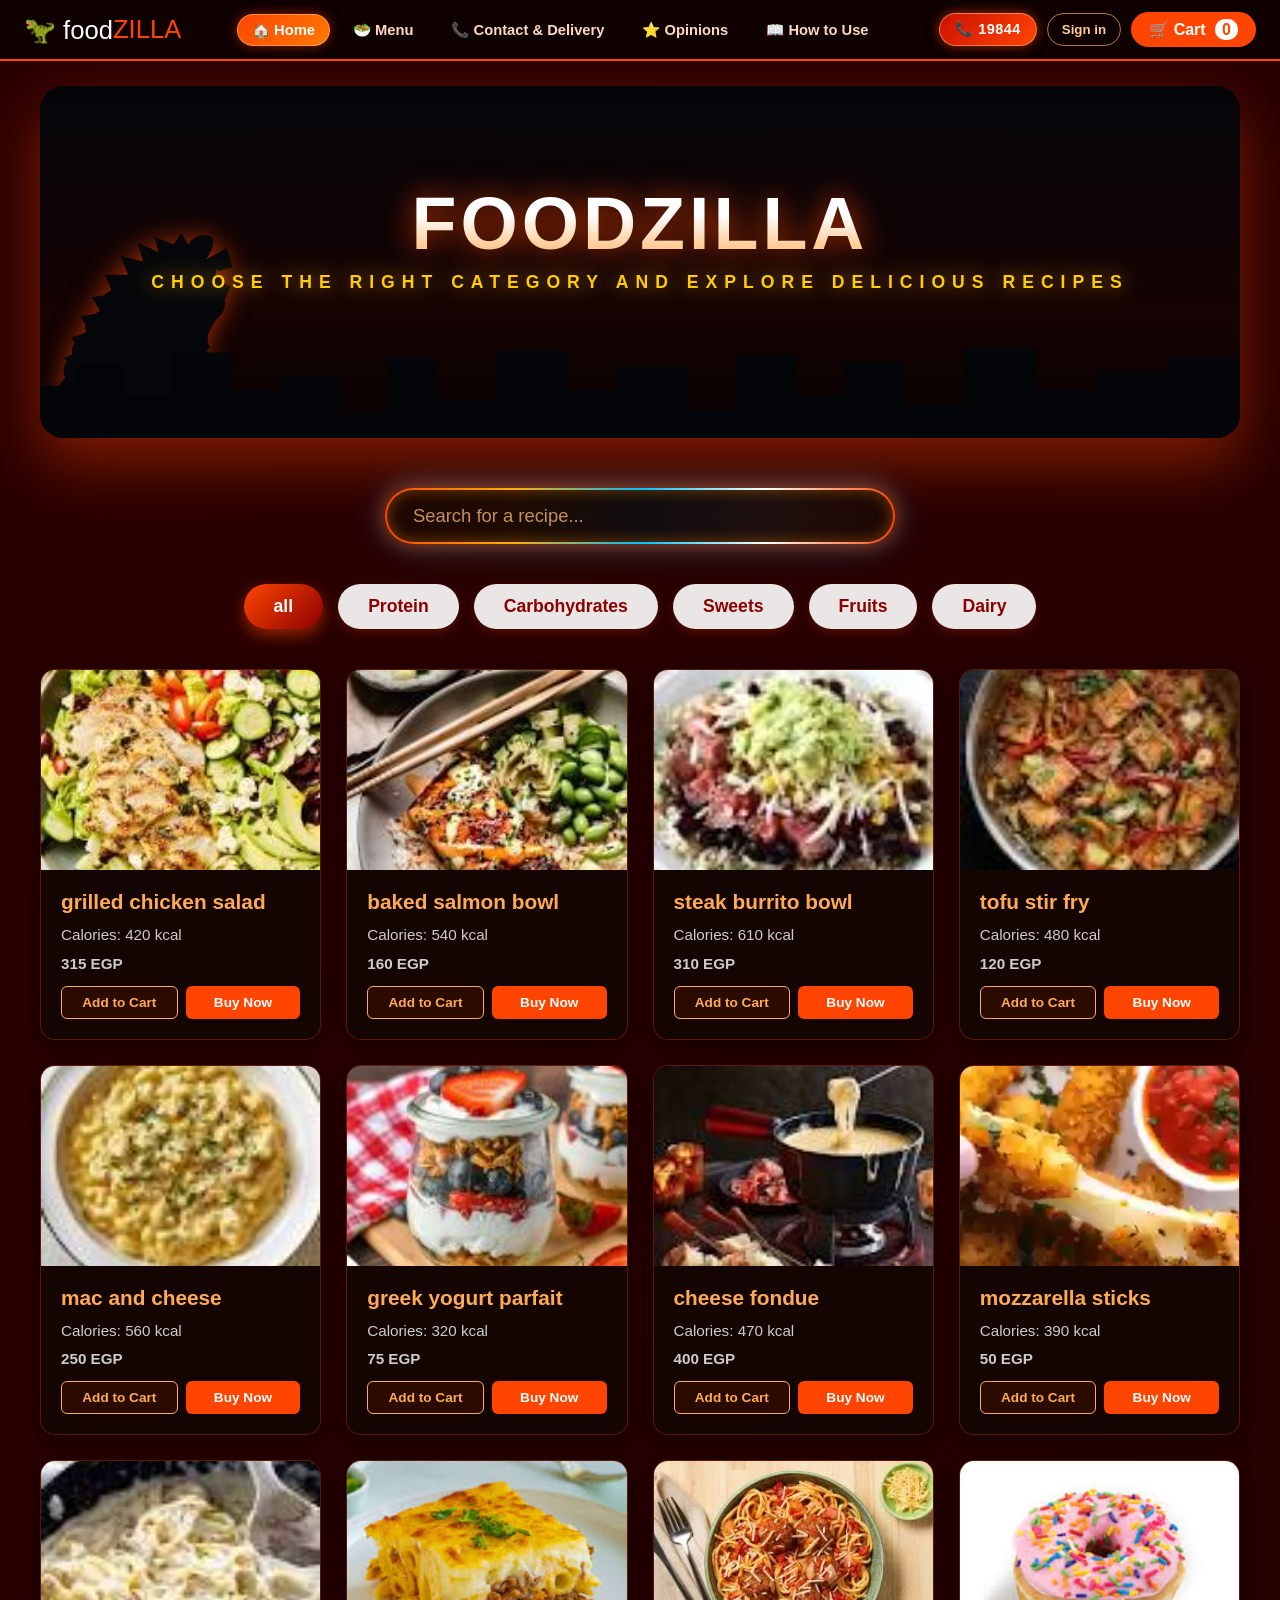
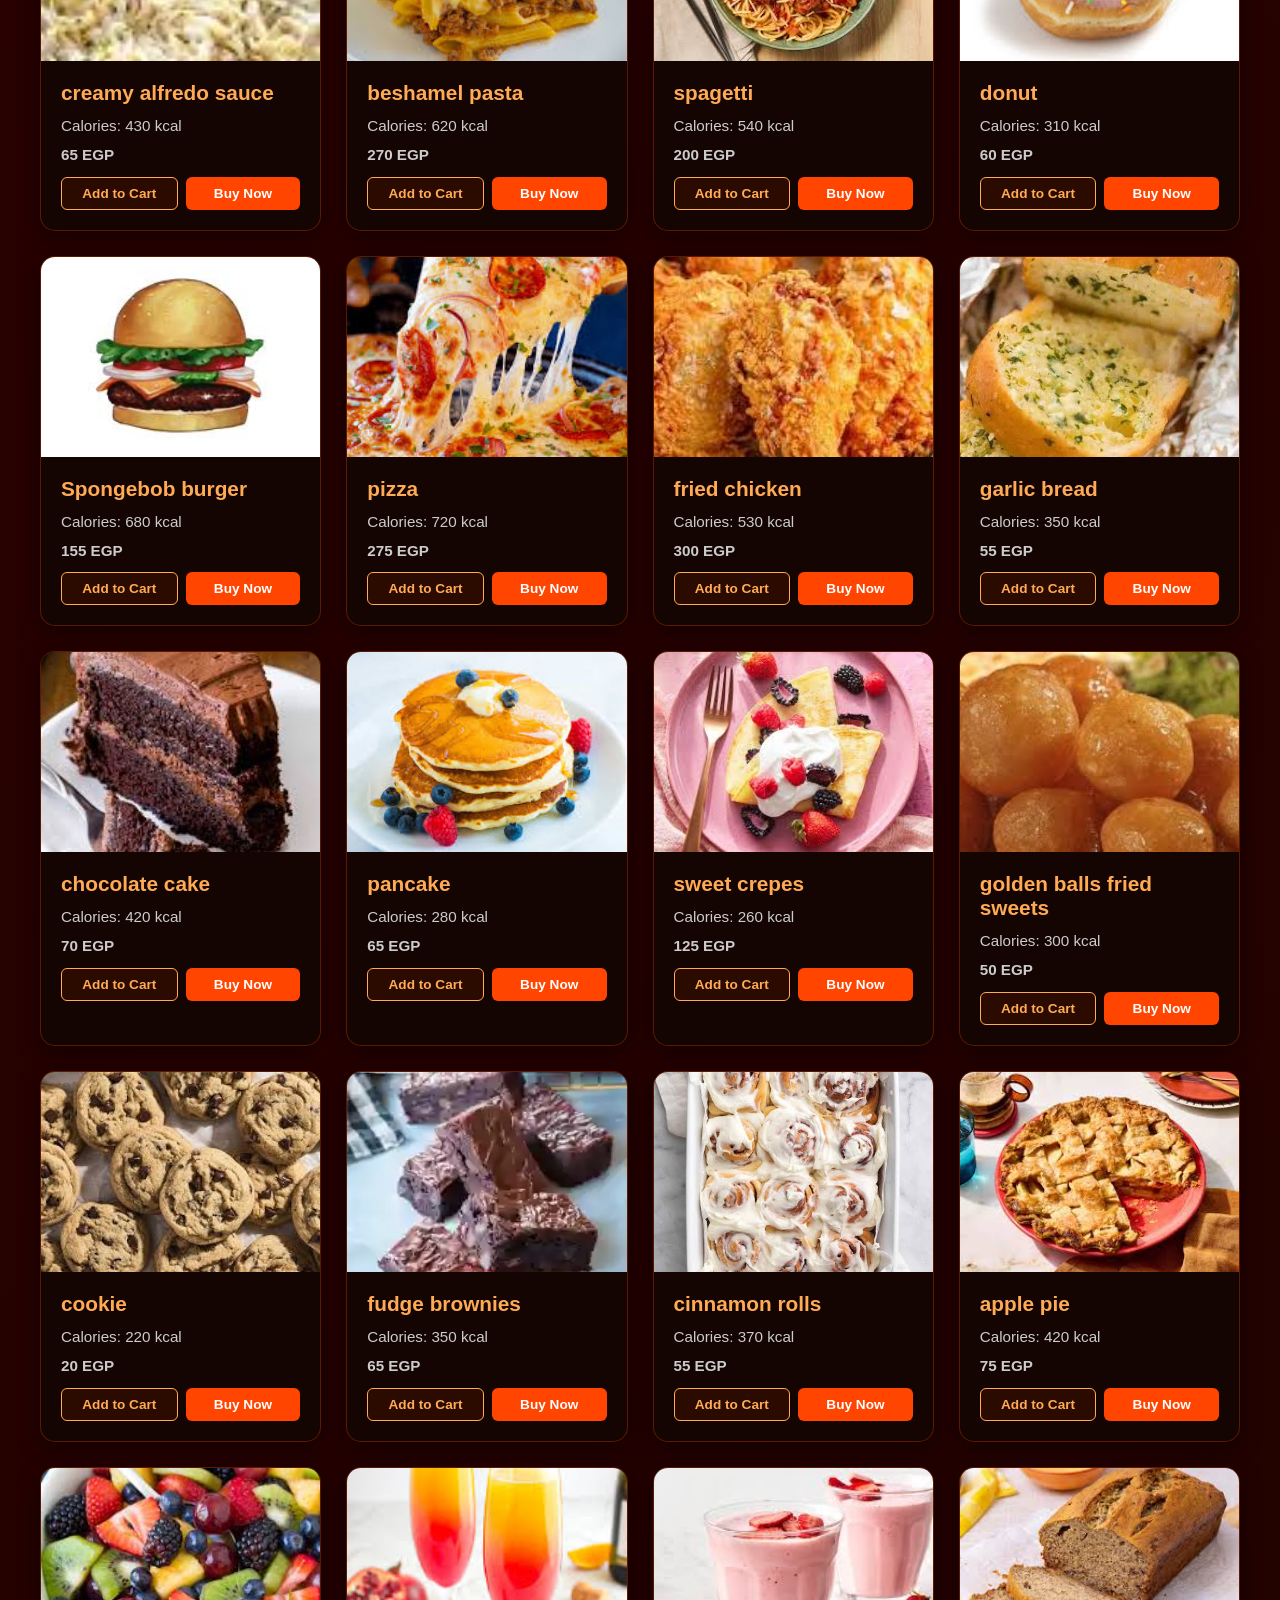
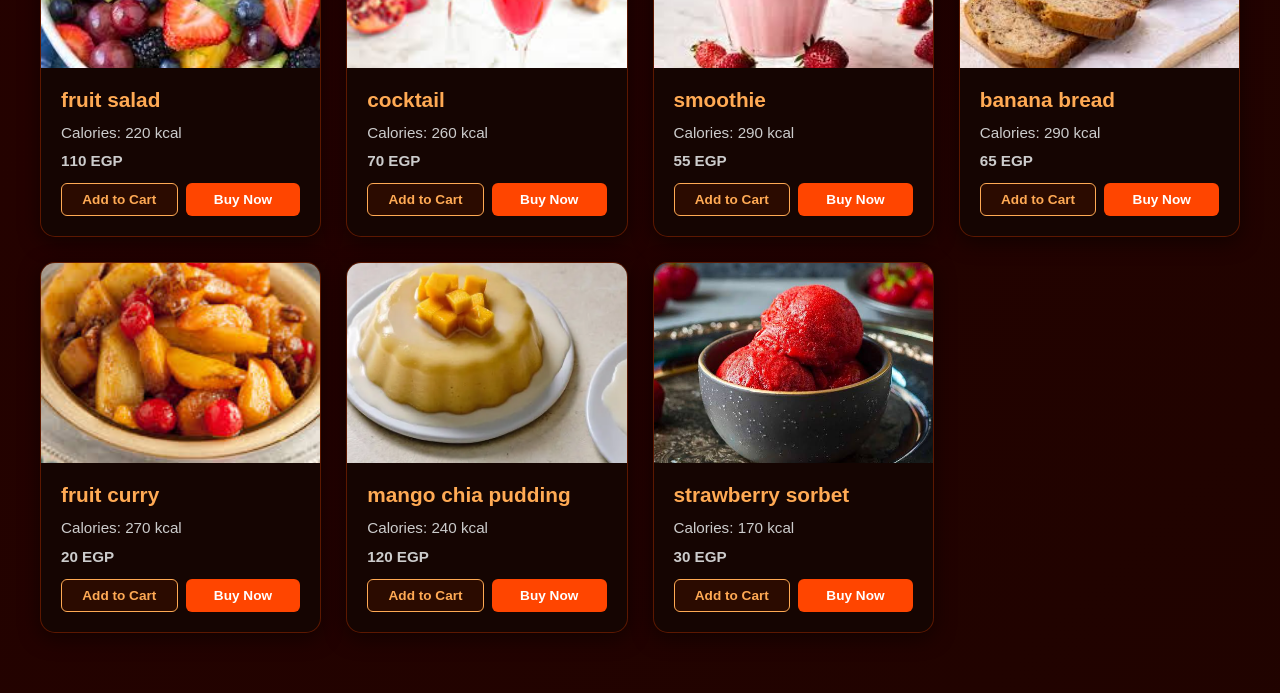
<file: index.html>
<!DOCTYPE html>
<html lang="en" dir="ltr">

<head>
    <meta charset="UTF-8">
    <meta name="viewport" content="width=device-width, initial-scale=1.0">
    <title>Food Recipes</title>
    <link rel="stylesheet" href="css/style.css">
</head>

<body>
    <!-- ========================================================
         SESSION 9-10: TOP CART BUTTON & NAVBAR
         ======================================================== -->
    <nav class="top-nav">
        <div class="top-logo"><a href="index.html" class="logo-link">🦖 food<span>ZILLA</span></a></div>
        <div class="top-nav-links">
            <a href="index.html" class="nav-link active">🏠 Home</a>
            <a href="#categories" class="nav-link">🥗 Menu</a>
            <a href="contact.html" class="nav-link">📞 Contact & Delivery</a>
            <a href="opinion.html" class="nav-link">⭐ Opinions</a>
            <a href="how-to-use.html" class="nav-link">📖 How to Use</a>
        </div>
        <div class="top-nav-actions">
            <a href="tel:19844" class="nav-hotline-pill" title="Call Hotline 19844">📞 19844</a>
            <button class="account-btn" id="accountButton" onclick="showSignIn()">Sign in</button>
            <button class="top-cart-btn" onclick="toggleCart()">
                🛒 Cart <span class="cart-badge" id="cartCount">0</span>
            </button>
        </div>
    </nav>

    <!-- ========================================================
         SESSION 2-10: MAIN CONTAINER, HEADER & RECIPES
         ======================================================== -->
    <div class="container">
        <header>

            <div class="lightning-flash"></div>
            <svg class="godzilla-monster" viewBox="0 0 100 100" xmlns="http://w3.org">

                <path d="M 5 100 
             C 5 95, 2 92, 4 88 
             C 2 85, 3 80, 7 76 
             C 5 73, 6 68, 11 65 
             C 9 60, 13 55, 18 52 
             C 16 48, 20 44, 25 41 
             C 23 35, 29 30, 36 28 
             C 38 22, 45 18, 54 16 
             C 56 12, 64 8, 72 6 
             C 74 2, 79 0, 84 2 
             C 86 5, 84 10, 81 14 
             C 85 15, 88 18, 86 22 
             C 90 24, 92 28, 89 32 
             C 93 36, 91 42, 86 46 
             C 84 50, 80 54, 83 60 
             C 79 66, 75 72, 78 78 
             C 73 84, 70 92, 74 100 
             Z" fill="#05070a" />

                <path
                    d="M 12 70 L 6 66 L 15 62 L 10 55 L 20 52 L 15 44 L 26 42 L 21 34 L 32 32 L 28 22 L 40 22 L 36 12 L 48 15 L 45 5 L 56 10 L 54 2 L 64 6 L 68 0 L 73 8 L 78 2 L 81 10"
                    fill="#05070a" />

                <path
                    d="M 81 14 L 92 8 L 95 18 L 88 20 C 85 18, 83 16, 81 14 Z M 83 24 L 94 28 L 91 35 C 87 33, 85 30, 83 24 Z"
                    fill="#05070a" />
            </svg>




            <div class="atomic-fire-beam"></div>

            <div class="header-content">
                <h1>foodZILLA</h1>
                <p>Choose the right category and explore delicious recipes</p>
            </div>

            <div class="skyline-buildings"></div>
        </header>

        <div class="search-container">
            <input type="text" id="searchBar" placeholder="Search for a recipe...">
        </div>

        <div class="categories" id="categories">
            <button class="category-btn active" data-category="all">all</button>
            <button class="category-btn" data-category="protein">Protein</button>
            <button class="category-btn" data-category="carbs">Carbohydrates</button>
            <button class="category-btn" data-category="sweets">Sweets</button>
            <button class="category-btn" data-category="fruits">Fruits</button>
            <button class="category-btn" data-category="dairy">Dairy</button>
        </div>



        <div class="recipes-grid" id="recipesGrid"></div>
    </div>

    <div class="modal" id="recipeModal">
        <div class="modal-content">
            <div class="modal-header">
                <button class="close-btn" onclick="closeModal()">×</button>
                <h2 id="modalTitle"></h2>
                <div id="modalIcon" style="font-size: 3em; margin-top: 10px;"></div>
            </div>
            <div class="modal-body" id="modalBody"></div>
        </div>
    </div>

    <div class="account-overlay" id="accountOverlay" aria-hidden="true">
        <section class="account-panel" role="dialog" aria-modal="true" aria-labelledby="accountTitle">
            <button class="account-close-btn" type="button" aria-label="Close" onclick="hideSignIn()">×</button>
            <p class="account-kicker">FOODZILLA ACCOUNT</p>
            <h2 id="accountTitle">Sign in</h2>
            <p class="account-intro">Add your details for delivery.</p>
            <form id="signInForm" class="account-form">
                <label>Name
                    <input name="name" type="text" autocomplete="name" required>
                </label>
                <label>Governorate
                    <input name="governorate" type="text" autocomplete="address-level1" required>
                </label>
                <label>City
                    <input name="city" type="text" autocomplete="address-level2" required>
                </label>
                <label>Address
                    <input name="address" type="text" autocomplete="street-address" required>
                </label>
                <label>Phone number
                    <input name="phone" type="tel" autocomplete="tel" required maxlength="11" pattern="[0-9]{10,15}" title="Please enter a valid phone number with 10 to 15 digits.">
                </label>
                <label>Password
                    <span class="password-control">
                        <input id="signInPassword" name="password" type="password" autocomplete="new-password" minlength="8" maxlength="16" required>
                        <button class="password-toggle" id="togglePassword" type="button" aria-label="Show password" aria-pressed="false" title="Show password">
                            <svg class="eye-icon" viewBox="0 0 24 24" aria-hidden="true"><path d="M2 12s3.6-7 10-7 10 7 10 7-3.6 7-10 7-10-7-10-7Z"/><circle cx="12" cy="12" r="3"/></svg>
                            <svg class="eye-off-icon" viewBox="0 0 24 24" aria-hidden="true" hidden><path d="m3 3 18 18M10.6 10.6a2 2 0 0 0 2.8 2.8"/><path d="M9.9 5.2A10.8 10.8 0 0 1 12 5c6.4 0 10 7 10 7a15.8 15.8 0 0 1-3.1 3.8M6.2 6.2C3.5 8 2 12 2 12s3.6 7 10 7a10.7 10.7 0 0 0 4-.8"/></svg>
                        </button>
                    </span>
                    <span class="field-hint">At least 8 characters and maximum 16 characters</span>
                </label>
                <p class="account-message" id="accountMessage" role="status"></p>
                <button class="account-submit-btn" type="submit">Save details</button>
            </form>
        </section>
    </div>

    <!-- ========================================================
         SESSION 9-10: CART DRAWER & CHECKOUT
         ======================================================== -->
    <div class="cart-overlay" id="cartOverlay" onclick="toggleCart(false)"></div>
    <div class="cart-drawer" id="cartDrawer">
        <div class="cart-header">
            <h3>🛒 My Cart</h3>
            <button class="cart-close-btn" onclick="toggleCart(false)">×</button>
        </div>

        <section class="cart-delivery" id="cartDelivery" aria-label="Delivery details"></section>

        <div class="cart-items" id="cartItemsList"></div>

        <div class="cart-footer">
            <div class="cart-summary">
                <div class="cart-summary-row">
                    <span>Subtotal:</span>
                    <span id="cartSubtotalPrice">0 EGP</span>
                </div>
                <div class="cart-summary-row">
                    <span>Delivery Fee:</span>
                    <span id="cartDeliveryFee">0 EGP</span>
                </div>
                <div class="cart-total-row">
                    <span>Total:</span>
                    <span id="cartTotalPrice">0 EGP</span>
                </div>
            </div>
            <div class="cart-footer-buttons">
                <button class="btn-checkout" onclick="checkoutCart()">Buy Now</button>
                <button class="btn-clear" onclick="clearCart()">Clear</button>
            </div>
        </div>
    </div>

    <!-- Scripts -->
    <script src="js/project.js"></script>
    <script src="js/app.js"></script>
</body>

</html>
</file>
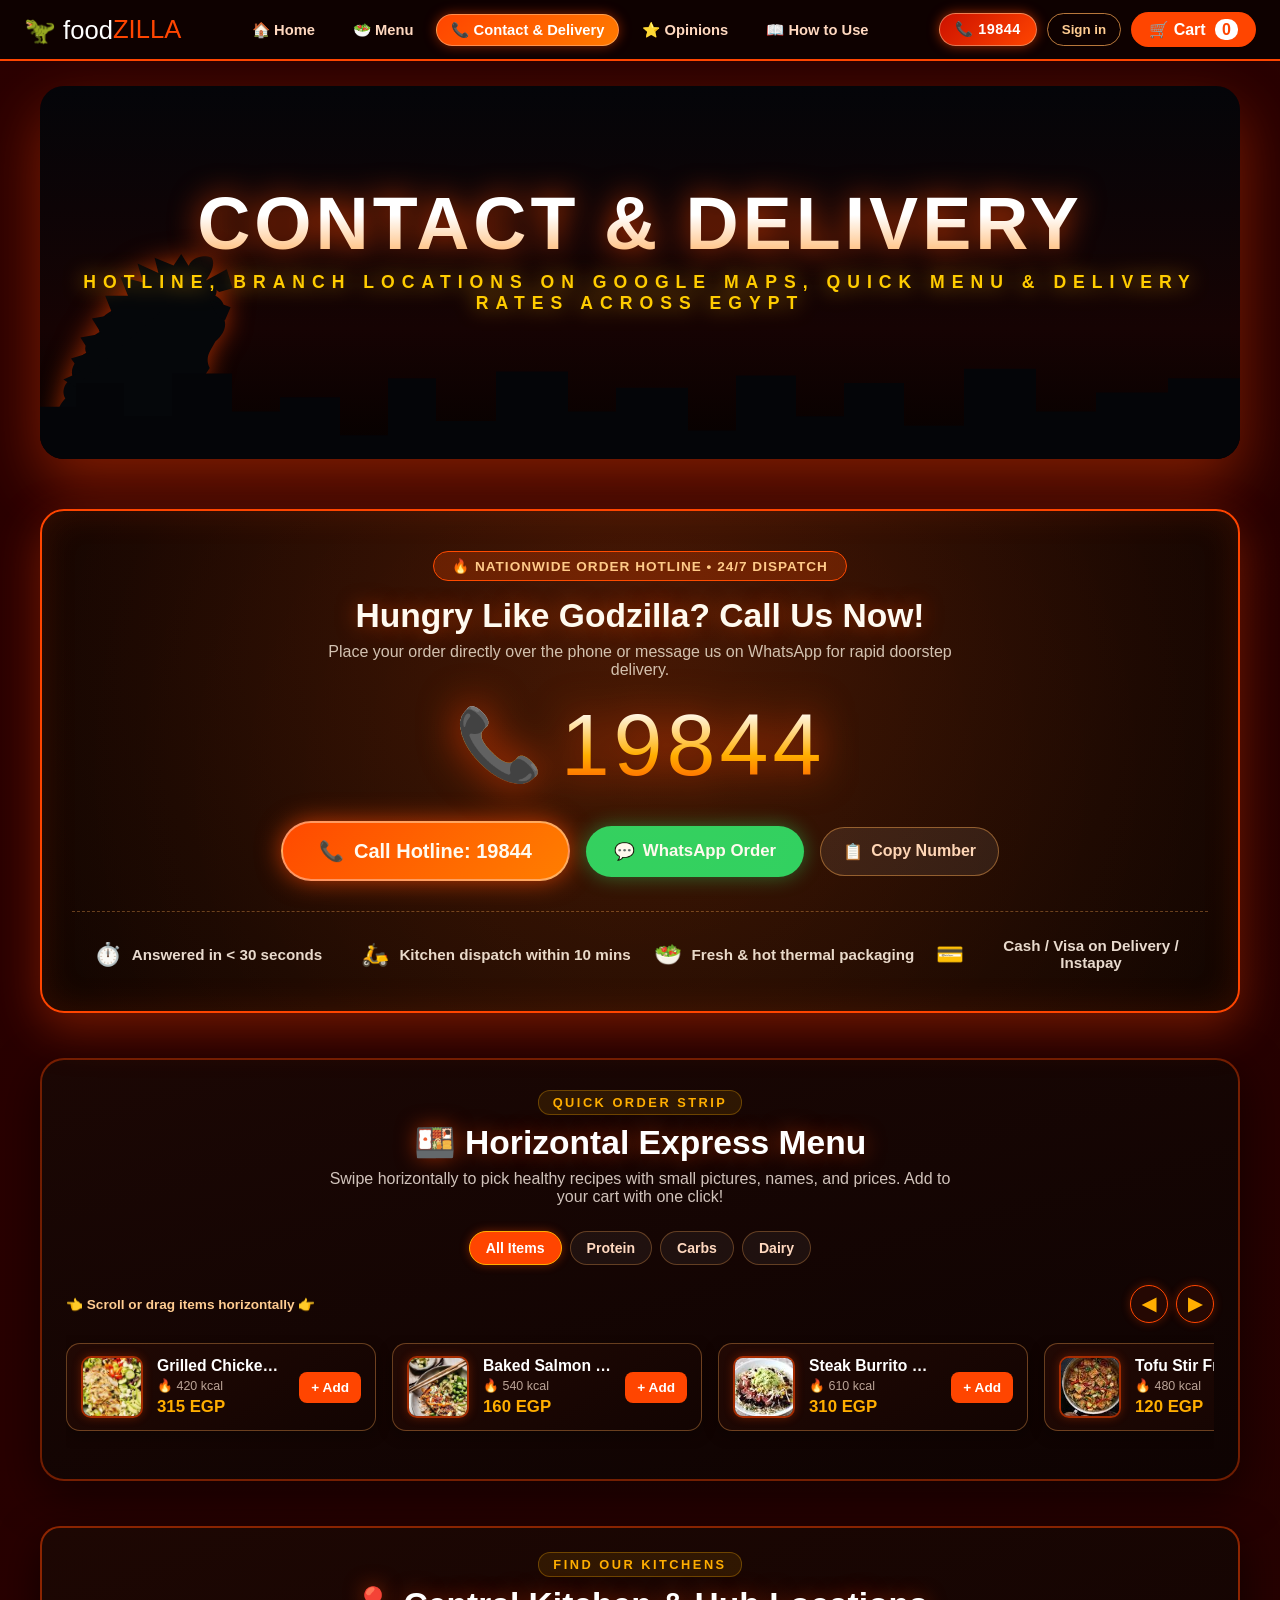
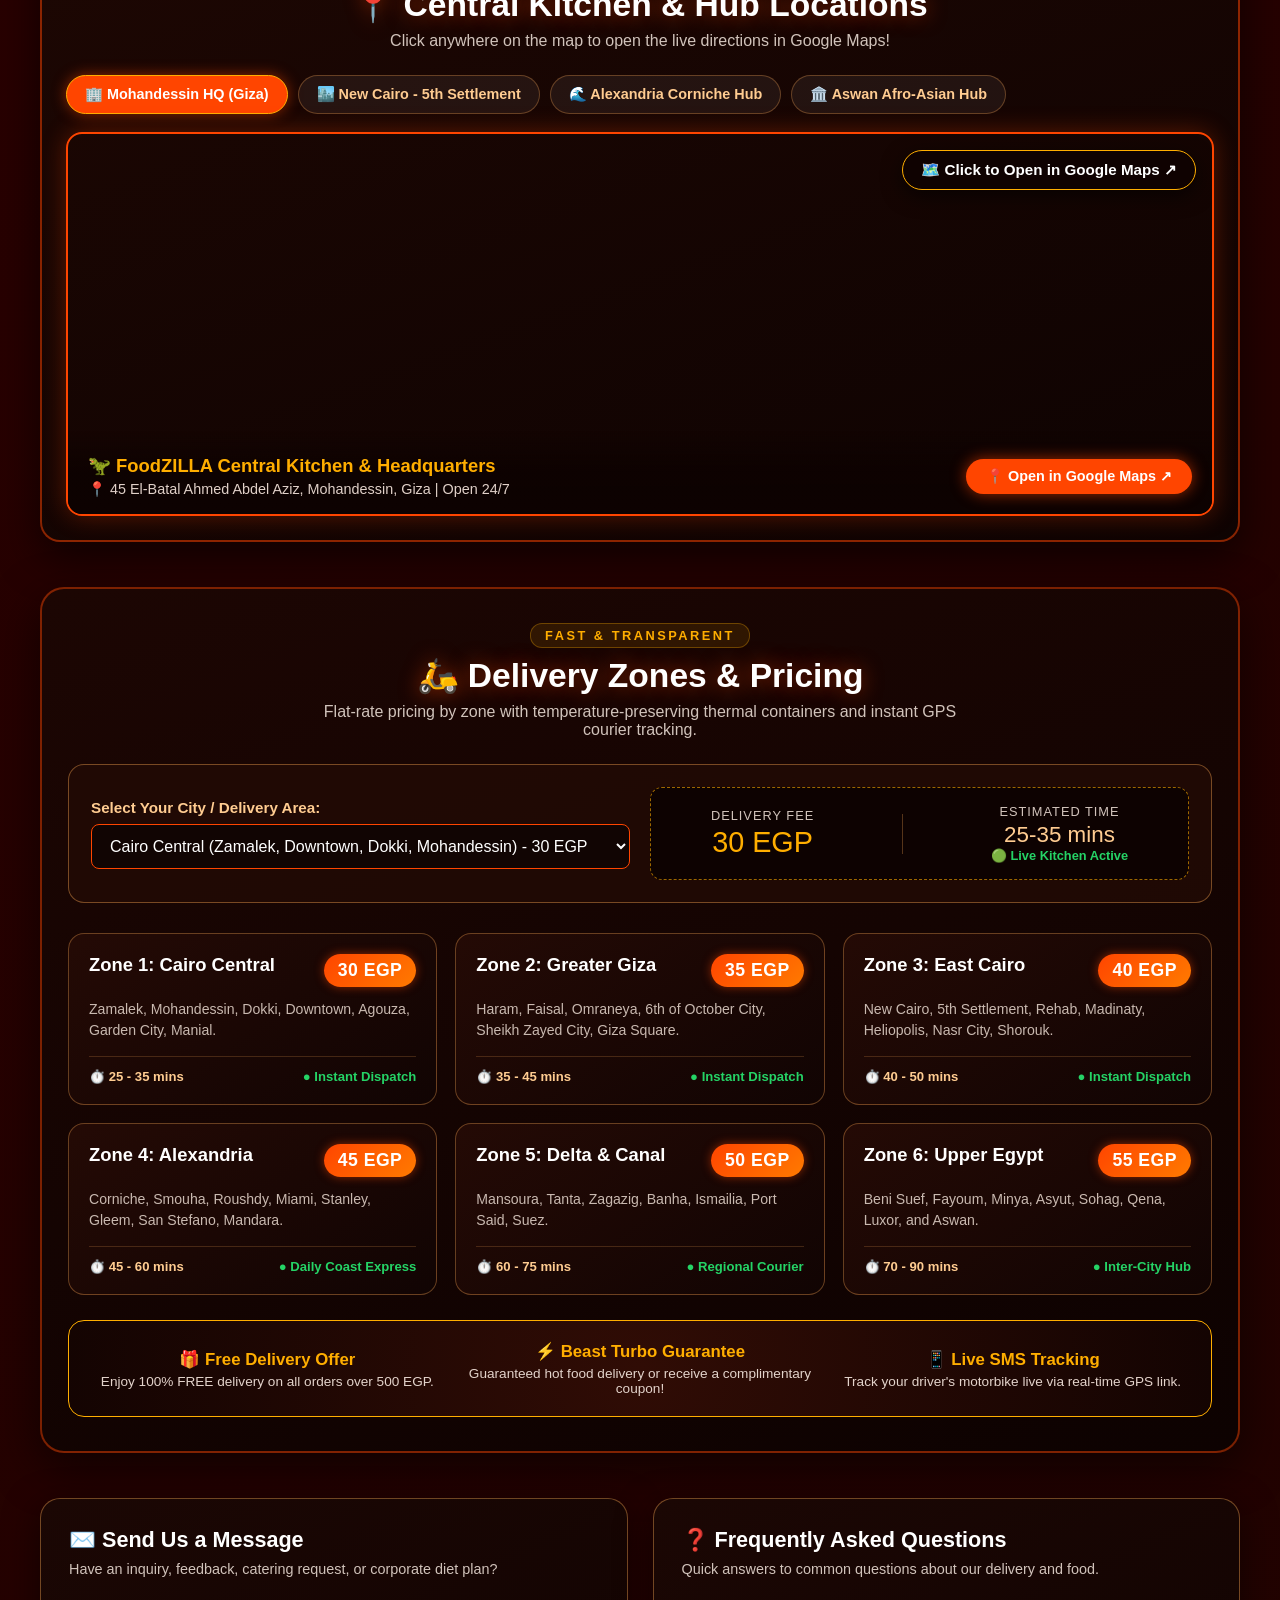
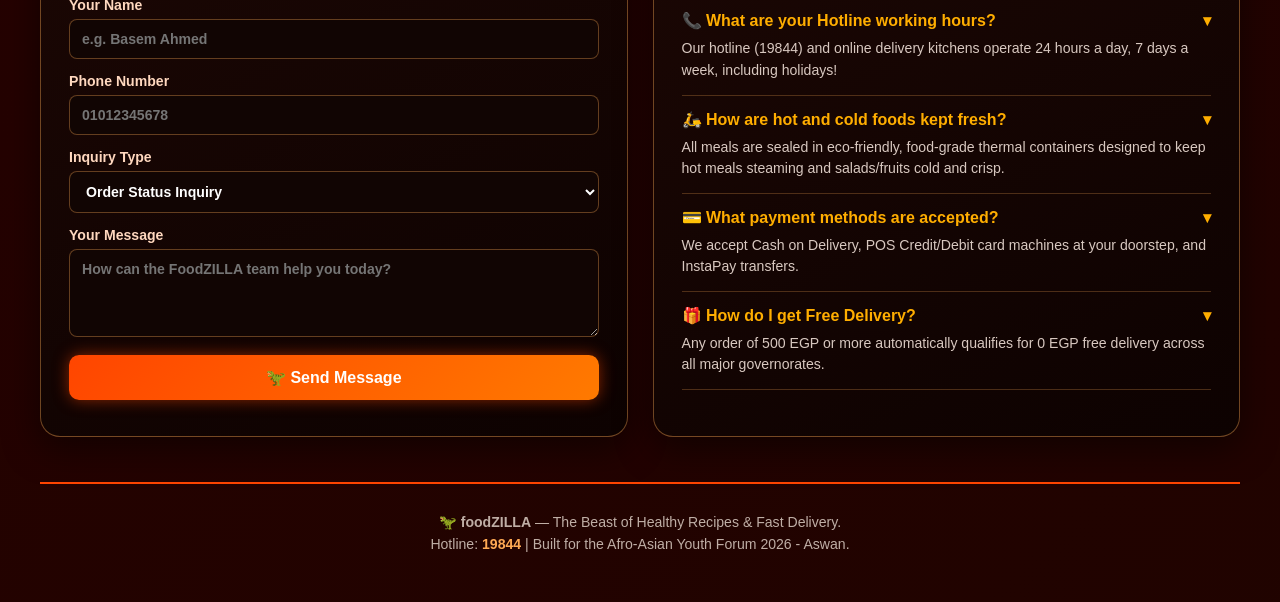
<file: contact.html>
<!DOCTYPE html>
<html lang="en" dir="ltr">

<head>
    <meta charset="UTF-8">
    <meta name="viewport" content="width=device-width, initial-scale=1.0">
    <title>Contact & Delivery - foodZILLA</title>
    <link rel="stylesheet" href="css/style.css">
</head>

<body>
    <!-- ========================================================
         TOP NAVIGATION BAR
         ======================================================== -->
    <nav class="top-nav">
        <div class="top-logo"><a href="index.html" class="logo-link">🦖 food<span>ZILLA</span></a></div>
        <div class="top-nav-links">
            <a href="index.html" class="nav-link">🏠 Home</a>
            <a href="index.html#categories" class="nav-link">🥗 Menu</a>
            <a href="contact.html" class="nav-link active">📞 Contact & Delivery</a>
            <a href="opinion.html" class="nav-link">⭐ Opinions</a>
            <a href="how-to-use.html" class="nav-link">📖 How to Use</a>
        </div>
        <div class="top-nav-actions">
            <a href="tel:19844" class="nav-hotline-pill" title="Call Hotline 19844">📞 19844</a>
            <button class="account-btn" id="accountButton" onclick="showSignIn()">Sign in</button>
            <button class="top-cart-btn" onclick="toggleCart()">
                🛒 Cart <span class="cart-badge" id="cartCount">0</span>
            </button>
        </div>
    </nav>

    <!-- ========================================================
         MAIN CONTAINER
         ======================================================== -->
    <div class="container">
        <!-- GODZILLA HEADER SCENE -->
        <header>
            <div class="lightning-flash"></div>
            <svg class="godzilla-monster" viewBox="0 0 100 100" xmlns="http://www.w3.org/2000/svg">
                <path d="M 5 100 
             C 5 95, 2 92, 4 88 
             C 2 85, 3 80, 7 76 
             C 5 73, 6 68, 11 65 
             C 9 60, 13 55, 18 52 
             C 16 48, 20 44, 25 41 
             C 23 35, 29 30, 36 28 
             C 38 22, 45 18, 54 16 
             C 56 12, 64 8, 72 6 
             C 74 2, 79 0, 84 2 
             C 86 5, 84 10, 81 14 
             C 85 15, 88 18, 86 22 
             C 90 24, 92 28, 89 32 
             C 93 36, 91 42, 86 46 
             C 84 50, 80 54, 83 60 
             C 79 66, 75 72, 78 78 
             C 73 84, 70 92, 74 100 
             Z" fill="#05070a" />
                <path d="M 12 70 L 6 66 L 15 62 L 10 55 L 20 52 L 15 44 L 26 42 L 21 34 L 32 32 L 28 22 L 40 22 L 36 12 L 48 15 L 45 5 L 56 10 L 54 2 L 64 6 L 68 0 L 73 8 L 78 2 L 81 10" fill="#05070a" />
                <path d="M 81 14 L 92 8 L 95 18 L 88 20 C 85 18, 83 16, 81 14 Z M 83 24 L 94 28 L 91 35 C 87 33, 85 30, 83 24 Z" fill="#05070a" />
            </svg>
            <div class="atomic-fire-beam"></div>

            <div class="header-content">
                <h1>Contact & Delivery</h1>
                <p>Hotline, branch locations on Google Maps, quick menu & delivery rates across Egypt</p>
            </div>

            <div class="skyline-buildings"></div>
        </header>

        <!-- ====================================================
             1. HOTLINE NUMBER SECTION
             ==================================================== -->
        <section class="contact-section">
            <div class="hotline-hero-card">
                <div class="hotline-badge-top">
                    <span>🔥 NATIONWIDE ORDER HOTLINE • 24/7 DISPATCH</span>
                </div>

                <div class="section-title-wrap" style="margin-bottom: 10px;">
                    <h2 class="section-title">Hungry Like Godzilla? Call Us Now!</h2>
                    <p class="section-subtitle">Place your order directly over the phone or message us on WhatsApp for rapid doorstep delivery.</p>
                </div>

                <div class="hotline-main-number-wrap">
                    <a href="tel:19844" class="hotline-number-display" title="Click to call Hotline 19844">
                        <span class="phone-icon">📞</span> 19844
                    </a>
                </div>

                <div class="hotline-buttons-row">
                    <a href="tel:19844" class="btn-hotline-call">
                        <span>📞</span> Call Hotline: 19844
                    </a>
                    <a href="https://wa.me/201012345678?text=Hello%20FoodZILLA,%20I%20would%20like%20to%20place%20an%20order" target="_blank" rel="noopener noreferrer" class="btn-hotline-whatsapp">
                        <span>💬</span> WhatsApp Order
                    </a>
                    <button type="button" class="btn-hotline-copy" onclick="copyHotline()">
                        <span id="copyIcon">📋</span> <span id="copyText">Copy Number</span>
                    </button>
                </div>

                <div class="hotline-perks-strip">
                    <div class="hotline-perk">
                        <span class="hotline-perk-icon">⏱️</span>
                        <span>Answered in &lt; 30 seconds</span>
                    </div>
                    <div class="hotline-perk">
                        <span class="hotline-perk-icon">🛵</span>
                        <span>Kitchen dispatch within 10 mins</span>
                    </div>
                    <div class="hotline-perk">
                        <span class="hotline-perk-icon">🥗</span>
                        <span>Fresh & hot thermal packaging</span>
                    </div>
                    <div class="hotline-perk">
                        <span class="hotline-perk-icon">💳</span>
                        <span>Cash / Visa on Delivery / Instapay</span>
                    </div>
                </div>
            </div>
        </section>

        <!-- ====================================================
             2. HORIZONTAL MENU (Small Picture, Name, and Price)
             ==================================================== -->
        <section class="contact-section">
            <div class="hmenu-section-container">
                <div class="section-title-wrap">
                    <span class="section-kicker">Quick Order Strip</span>
                    <h2 class="section-title">🍱 Horizontal Express Menu</h2>
                    <p class="section-subtitle">Swipe horizontally to pick healthy recipes with small pictures, names, and prices. Add to your cart with one click!</p>
                </div>

                <!-- Category Filters -->
                <div class="hmenu-filter-bar" id="hmenuFilterBar">
                    <button class="hmenu-filter-btn active" data-category="all">All Items</button>
                    <button class="hmenu-filter-btn" data-category="protein">Protein</button>
                    <button class="hmenu-filter-btn" data-category="carbs">Carbs</button>
                    <button class="hmenu-filter-btn" data-category="dairy">Dairy</button>
                </div>

                <!-- Carousel Controls -->
                <div class="hmenu-carousel-controls">
                    <div class="hmenu-scroll-hint">
                        <span>👈 Scroll or drag items horizontally 👉</span>
                    </div>
                    <div style="display: flex; gap: 8px;">
                        <button class="hmenu-scroll-btn" onclick="scrollHMenu(-320)" aria-label="Scroll left">◀</button>
                        <button class="hmenu-scroll-btn" onclick="scrollHMenu(320)" aria-label="Scroll right">▶</button>
                    </div>
                </div>

                <!-- Horizontal Scroll Track -->
                <div class="horizontal-menu-track" id="horizontalMenuTrack">
                    <!-- Populated by JavaScript from recipes database -->
                </div>
            </div>
        </section>

        <!-- ====================================================
             3. INTERACTIVE MAP SECTION (Clicks open on Google Maps)
             ==================================================== -->
        <section class="contact-section">
            <div class="map-card-wrapper">
                <div class="section-title-wrap">
                    <span class="section-kicker">Find Our Kitchens</span>
                    <h2 class="section-title">📍 Central Kitchen & Hub Locations</h2>
                    <p class="section-subtitle">Click anywhere on the map to open the live directions in Google Maps!</p>
                </div>

                <!-- Branch Tabs -->
                <div class="branch-nav-tabs">
                    <button class="branch-tab-btn active" onclick="switchBranch('mohandessin')">🏢 Mohandessin HQ (Giza)</button>
                    <button class="branch-tab-btn" onclick="switchBranch('newcairo')">🏙️ New Cairo - 5th Settlement</button>
                    <button class="branch-tab-btn" onclick="switchBranch('alex')">🌊 Alexandria Corniche Hub</button>
                    <button class="branch-tab-btn" onclick="switchBranch('aswan')">🏛️ Aswan Afro-Asian Hub</button>
                </div>

                <!-- Clickable Map Container (Clicks open in Google Maps) -->
                <a id="googleMapsLink" href="https://www.google.com/maps/search/?api=1&query=FoodZILLA+Restaurant+Mohandessin+Giza+Egypt" target="_blank" rel="noopener noreferrer" class="interactive-map-link" title="Click anywhere to open in Google Maps">
                    <div class="map-floating-overlay">
                        <span>🗺️ Click to Open in Google Maps ↗</span>
                    </div>

                    <iframe id="mapFrame" src="https://maps.google.com/maps?q=Mohandessin%20Giza%20Egypt&t=&z=15&ie=UTF8&iwloc=&output=embed" title="FoodZILLA Branch Map" loading="lazy"></iframe>

                    <div class="map-click-banner">
                        <div class="map-location-meta">
                            <h4 id="branchNameDisplay">🦖 FoodZILLA Central Kitchen & Headquarters</h4>
                            <p id="branchAddressDisplay">📍 45 El-Batal Ahmed Abdel Aziz, Mohandessin, Giza | Open 24/7</p>
                        </div>
                        <span class="map-action-badge">📍 Open in Google Maps ↗</span>
                    </div>
                </a>
            </div>
        </section>

        <!-- ====================================================
             4. DELIVERY PRICES SECTION
             ==================================================== -->
        <section class="contact-section">
            <div class="delivery-pricing-card">
                <div class="section-title-wrap">
                    <span class="section-kicker">Fast & Transparent</span>
                    <h2 class="section-title">🛵 Delivery Zones & Pricing</h2>
                    <p class="section-subtitle">Flat-rate pricing by zone with temperature-preserving thermal containers and instant GPS courier tracking.</p>
                </div>

                <!-- Live Price Calculator -->
                <div class="delivery-calc-box">
                    <div class="calc-input-group">
                        <label for="zoneSelector">Select Your City / Delivery Area:</label>
                        <select id="zoneSelector" class="calc-select" onchange="calculateDeliveryPrice()">
                            <option value="30|25-35 mins|Cairo Central (Downtown, Zamalek, Dokki, Mohandessin)">Cairo Central (Zamalek, Downtown, Dokki, Mohandessin) - 30 EGP</option>
                            <option value="35|35-45 mins|Greater Giza (Haram, Faisal, 6th of October, Sheikh Zayed)">Greater Giza (Haram, 6th of October, Sheikh Zayed) - 35 EGP</option>
                            <option value="40|40-50 mins|East Cairo (New Cairo, Tagamoa, Rehab, Madinaty, Heliopolis)">East Cairo (New Cairo, Tagamoa, Rehab, Heliopolis) - 40 EGP</option>
                            <option value="45|45-60 mins|Alexandria (Smouha, Corniche, Stanley, Miami)">Alexandria (Corniche, Smouha, Miami, Stanley) - 45 EGP</option>
                            <option value="50|60-75 mins|Delta & Canal Cities (Tanta, Mansoura, Ismailia, Port Said)">Delta & Canal (Mansoura, Tanta, Ismailia, Port Said) - 50 EGP</option>
                            <option value="55|70-90 mins|Upper Egypt & Aswan (Fayoum, Minya, Luxor, Aswan)">Upper Egypt & Aswan - 55 EGP</option>
                            <option value="60|Under 30 mins|Express Beast Turbo Delivery (Priority Dispatch)">⚡ Express Beast Turbo Delivery (&lt; 30 mins) - 60 EGP</option>
                        </select>
                    </div>

                    <div class="calc-result-display">
                        <div>
                            <div class="calc-stat-label">Delivery Fee</div>
                            <div class="calc-stat-value" id="calcFee">30 EGP</div>
                        </div>
                        <div style="border-left: 1px solid rgba(255,170,84,0.3); height: 40px;"></div>
                        <div>
                            <div class="calc-stat-label">Estimated Time</div>
                            <div class="calc-stat-value" id="calcTime" style="font-size: 1.4rem; color: #ffcc91;">25-35 mins</div>
                            <div class="calc-stat-sub">🟢 Live Kitchen Active</div>
                        </div>
                    </div>
                </div>

                <!-- Delivery Zones Grid -->
                <div class="delivery-zones-grid">
                    <!-- Zone 1 -->
                    <div class="delivery-zone-card">
                        <div class="zone-header">
                            <h3 class="zone-title">Zone 1: Cairo Central</h3>
                            <span class="zone-price-pill">30 EGP</span>
                        </div>
                        <p class="zone-areas-list">Zamalek, Mohandessin, Dokki, Downtown, Agouza, Garden City, Manial.</p>
                        <div class="zone-meta-footer">
                            <span class="zone-time-badge">⏱️ 25 - 35 mins</span>
                            <span class="zone-status-badge">● Instant Dispatch</span>
                        </div>
                    </div>

                    <!-- Zone 2 -->
                    <div class="delivery-zone-card">
                        <div class="zone-header">
                            <h3 class="zone-title">Zone 2: Greater Giza</h3>
                            <span class="zone-price-pill">35 EGP</span>
                        </div>
                        <p class="zone-areas-list">Haram, Faisal, Omraneya, 6th of October City, Sheikh Zayed City, Giza Square.</p>
                        <div class="zone-meta-footer">
                            <span class="zone-time-badge">⏱️ 35 - 45 mins</span>
                            <span class="zone-status-badge">● Instant Dispatch</span>
                        </div>
                    </div>

                    <!-- Zone 3 -->
                    <div class="delivery-zone-card">
                        <div class="zone-header">
                            <h3 class="zone-title">Zone 3: East Cairo</h3>
                            <span class="zone-price-pill">40 EGP</span>
                        </div>
                        <p class="zone-areas-list">New Cairo, 5th Settlement, Rehab, Madinaty, Heliopolis, Nasr City, Shorouk.</p>
                        <div class="zone-meta-footer">
                            <span class="zone-time-badge">⏱️ 40 - 50 mins</span>
                            <span class="zone-status-badge">● Instant Dispatch</span>
                        </div>
                    </div>

                    <!-- Zone 4 -->
                    <div class="delivery-zone-card">
                        <div class="zone-header">
                            <h3 class="zone-title">Zone 4: Alexandria</h3>
                            <span class="zone-price-pill">45 EGP</span>
                        </div>
                        <p class="zone-areas-list">Corniche, Smouha, Roushdy, Miami, Stanley, Gleem, San Stefano, Mandara.</p>
                        <div class="zone-meta-footer">
                            <span class="zone-time-badge">⏱️ 45 - 60 mins</span>
                            <span class="zone-status-badge">● Daily Coast Express</span>
                        </div>
                    </div>

                    <!-- Zone 5 -->
                    <div class="delivery-zone-card">
                        <div class="zone-header">
                            <h3 class="zone-title">Zone 5: Delta & Canal</h3>
                            <span class="zone-price-pill">50 EGP</span>
                        </div>
                        <p class="zone-areas-list">Mansoura, Tanta, Zagazig, Banha, Ismailia, Port Said, Suez.</p>
                        <div class="zone-meta-footer">
                            <span class="zone-time-badge">⏱️ 60 - 75 mins</span>
                            <span class="zone-status-badge">● Regional Courier</span>
                        </div>
                    </div>

                    <!-- Zone 6 -->
                    <div class="delivery-zone-card">
                        <div class="zone-header">
                            <h3 class="zone-title">Zone 6: Upper Egypt</h3>
                            <span class="zone-price-pill">55 EGP</span>
                        </div>
                        <p class="zone-areas-list">Beni Suef, Fayoum, Minya, Asyut, Sohag, Qena, Luxor, and Aswan.</p>
                        <div class="zone-meta-footer">
                            <span class="zone-time-badge">⏱️ 70 - 90 mins</span>
                            <span class="zone-status-badge">● Inter-City Hub</span>
                        </div>
                    </div>
                </div>

                <!-- Special Offers Banner -->
                <div class="delivery-perks-banner">
                    <div class="perk-item">
                        <h4>🎁 Free Delivery Offer</h4>
                        <p>Enjoy 100% FREE delivery on all orders over 500 EGP.</p>
                    </div>
                    <div class="perk-item">
                        <h4>⚡ Beast Turbo Guarantee</h4>
                        <p>Guaranteed hot food delivery or receive a complimentary coupon!</p>
                    </div>
                    <div class="perk-item">
                        <h4>📱 Live SMS Tracking</h4>
                        <p>Track your driver's motorbike live via real-time GPS link.</p>
                    </div>
                </div>
            </div>
        </section>

        <!-- ====================================================
             5. CONTACT FORM & FAQ SECTION
             ==================================================== -->
        <section class="contact-section">
            <div class="contact-bottom-grid">
                <!-- Inquiry Form -->
                <div class="contact-form-card">
                    <h3>✉️ Send Us a Message</h3>
                    <p>Have an inquiry, feedback, catering request, or corporate diet plan?</p>
                    <form id="contactMessageForm" onsubmit="handleContactSubmit(event)">
                        <div class="contact-form-grid">
                            <label>Your Name
                                <input type="text" id="contactName" placeholder="e.g. Basem Ahmed" required>
                            </label>
                            <label>Phone Number
                                <input type="tel" id="contactPhone" placeholder="01012345678" pattern="[0-9]{10,15}" required>
                            </label>
                            <label>Inquiry Type
                                <select id="contactSubject">
                                    <option value="Order Status">Order Status Inquiry</option>
                                    <option value="Delivery Question">Delivery Question</option>
                                    <option value="Catering & Events">Catering & Corporate Nutrition</option>
                                    <option value="Franchise">Franchise & Partnerships</option>
                                    <option value="Feedback">Feedback & Suggestions</option>
                                </select>
                            </label>
                            <label>Your Message
                                <textarea id="contactMessage" rows="4" placeholder="How can the FoodZILLA team help you today?" required></textarea>
                            </label>
                            <button type="submit" class="btn-contact-submit">🦖 Send Message</button>
                        </div>
                        <div id="contactFormStatus" class="contact-form-msg"></div>
                    </form>
                </div>

                <!-- FAQ Section -->
                <div class="contact-faq-card">
                    <h3>❓ Frequently Asked Questions</h3>
                    <p class="faq-intro">Quick answers to common questions about our delivery and food.</p>
                    
                    <div class="faq-item">
                        <div class="faq-question"><span>📞 What are your Hotline working hours?</span><span>▾</span></div>
                        <div class="faq-answer">Our hotline (19844) and online delivery kitchens operate 24 hours a day, 7 days a week, including holidays!</div>
                    </div>

                    <div class="faq-item">
                        <div class="faq-question"><span>🛵 How are hot and cold foods kept fresh?</span><span>▾</span></div>
                        <div class="faq-answer">All meals are sealed in eco-friendly, food-grade thermal containers designed to keep hot meals steaming and salads/fruits cold and crisp.</div>
                    </div>

                    <div class="faq-item">
                        <div class="faq-question"><span>💳 What payment methods are accepted?</span><span>▾</span></div>
                        <div class="faq-answer">We accept Cash on Delivery, POS Credit/Debit card machines at your doorstep, and InstaPay transfers.</div>
                    </div>

                    <div class="faq-item">
                        <div class="faq-question"><span>🎁 How do I get Free Delivery?</span><span>▾</span></div>
                        <div class="faq-answer">Any order of 500 EGP or more automatically qualifies for 0 EGP free delivery across all major governorates.</div>
                    </div>
                </div>
            </div>
        </section>

        <!-- FOOTER -->
        <footer class="site-footer">
            <p>🦖 <strong>foodZILLA</strong> — The Beast of Healthy Recipes & Fast Delivery.</p>
            <p style="margin-top: 6px;">Hotline: <a href="tel:19844">19844</a> | Built for the Afro-Asian Youth Forum 2026 - Aswan.</p>
        </footer>
    </div>

    <!-- ========================================================
         SIGN IN MODAL
         ======================================================== -->
    <div class="account-overlay" id="accountOverlay" aria-hidden="true">
        <section class="account-panel" role="dialog" aria-modal="true" aria-labelledby="accountTitle">
            <button class="account-close-btn" type="button" aria-label="Close" onclick="hideSignIn()">×</button>
            <p class="account-kicker">FOODZILLA ACCOUNT</p>
            <h2 id="accountTitle">Sign in</h2>
            <p class="account-intro">Add your details for delivery.</p>
            <form id="signInForm" class="account-form">
                <label>Name
                    <input name="name" type="text" autocomplete="name" required>
                </label>
                <label>Governorate
                    <input name="governorate" type="text" autocomplete="address-level1" required>
                </label>
                <label>City
                    <input name="city" type="text" autocomplete="address-level2" required>
                </label>
                <label>Address
                    <input name="address" type="text" autocomplete="street-address" required>
                </label>
                <label>Phone number
                    <input name="phone" type="tel" autocomplete="tel" required maxlength="11" pattern="[0-9]{10,15}" title="Please enter a valid phone number with 10 to 15 digits.">
                </label>
                <label>Password
                    <span class="password-control">
                        <input id="signInPassword" name="password" type="password" autocomplete="new-password" minlength="8" maxlength="16" required>
                        <button class="password-toggle" id="togglePassword" type="button" aria-label="Show password" aria-pressed="false" title="Show password">
                            <svg class="eye-icon" viewBox="0 0 24 24" aria-hidden="true"><path d="M2 12s3.6-7 10-7 10 7 10 7-3.6 7-10 7-10-7-10-7Z"/><circle cx="12" cy="12" r="3"/></svg>
                            <svg class="eye-off-icon" viewBox="0 0 24 24" aria-hidden="true" hidden><path d="m3 3 18 18M10.6 10.6a2 2 0 0 0 2.8 2.8"/><path d="M9.9 5.2A10.8 10.8 0 0 1 12 5c6.4 0 10 7 10 7a15.8 15.8 0 0 1-3.1 3.8M6.2 6.2C3.5 8 2 12 2 12s3.6 7 10 7a10.7 10.7 0 0 0 4-.8"/></svg>
                        </button>
                    </span>
                    <span class="field-hint">At least 8 characters and maximum 16 characters</span>
                </label>
                <p class="account-message" id="accountMessage" role="status"></p>
                <button class="account-submit-btn" type="submit">Save details</button>
            </form>
        </section>
    </div>

    <!-- ========================================================
         CART DRAWER & OVERLAY
         ======================================================== -->
    <div class="cart-overlay" id="cartOverlay" onclick="toggleCart(false)"></div>
    <div class="cart-drawer" id="cartDrawer">
        <div class="cart-header">
            <h3>🛒 My Cart</h3>
            <button class="cart-close-btn" onclick="toggleCart(false)">×</button>
        </div>

        <section class="cart-delivery" id="cartDelivery" aria-label="Delivery details"></section>

        <div class="cart-items" id="cartItemsList"></div>

        <div class="cart-footer">
            <div class="cart-summary">
                <div class="cart-summary-row">
                    <span>Subtotal:</span>
                    <span id="cartSubtotalPrice">0 EGP</span>
                </div>
                <div class="cart-summary-row">
                    <span>Delivery Fee:</span>
                    <span id="cartDeliveryFee">0 EGP</span>
                </div>
                <div class="cart-total-row">
                    <span>Total:</span>
                    <span id="cartTotalPrice">0 EGP</span>
                </div>
            </div>
            <div class="cart-footer-buttons">
                <button class="btn-checkout" onclick="checkoutCart()">Buy Now</button>
                <button class="btn-clear" onclick="clearCart()">Clear</button>
            </div>
        </div>
    </div>

    <!-- Scripts -->
    <script src="js/project.js"></script>
    <script src="js/app.js"></script>
    <script>
        /* ==========================================================
           CONTACT PAGE INTERACTIVE CONTROLLERS
           ========================================================== */

        // 1. Copy Hotline to Clipboard
        function copyHotline() {
            navigator.clipboard.writeText("19844").then(() => {
                const copyText = document.getElementById('copyText');
                const copyIcon = document.getElementById('copyIcon');
                copyText.textContent = 'Copied!';
                copyIcon.textContent = '✅';
                setTimeout(() => {
                    copyText.textContent = 'Copy Number';
                    copyIcon.textContent = '📋';
                }, 2500);
            }).catch(() => {
                alert("Hotline number is: 19844");
            });
        }

        // 2. Branch Map Switcher
        const branches = {
            mohandessin: {
                name: "🦖 FoodZILLA Central Kitchen & Headquarters",
                address: "📍 45 El-Batal Ahmed Abdel Aziz, Mohandessin, Giza | Open 24/7",
                mapSrc: "https://maps.google.com/maps?q=Mohandessin%20Giza%20Egypt&t=&z=15&ie=UTF8&iwloc=&output=embed",
                googleLink: "https://www.google.com/maps/search/?api=1&query=FoodZILLA+Mohandessin+Giza+Egypt"
            },
            newcairo: {
                name: "🦖 FoodZILLA East Hub - 5th Settlement",
                address: "📍 90th Street North, 5th Settlement, New Cairo | Open 24/7",
                mapSrc: "https://maps.google.com/maps?q=90th%20street%20new%20cairo%20egypt&t=&z=15&ie=UTF8&iwloc=&output=embed",
                googleLink: "https://www.google.com/maps/search/?api=1&query=FoodZILLA+New+Cairo+Egypt"
            },
            alex: {
                name: "🦖 FoodZILLA Mediterranean Hub - Alexandria",
                address: "📍 El-Gaish Road, Corniche, Stanley, Alexandria | Open 24/7",
                mapSrc: "https://maps.google.com/maps?q=stanley%20alexandria%20egypt&t=&z=15&ie=UTF8&iwloc=&output=embed",
                googleLink: "https://www.google.com/maps/search/?api=1&query=FoodZILLA+Stanley+Alexandria+Egypt"
            },
            aswan: {
                name: "🦖 FoodZILLA Nile Hub - Aswan",
                address: "📍 Corniche El Nile, Aswan City, Aswan | Afro-Asian Forum Partner",
                mapSrc: "https://maps.google.com/maps?q=aswan%20corniche%20egypt&t=&z=15&ie=UTF8&iwloc=&output=embed",
                googleLink: "https://www.google.com/maps/search/?api=1&query=FoodZILLA+Aswan+Egypt"
            }
        };

        function switchBranch(key) {
            const branch = branches[key];
            if (!branch) return;

            document.querySelectorAll('.branch-tab-btn').forEach(btn => btn.classList.remove('active'));
            if (event && event.currentTarget) event.currentTarget.classList.add('active');

            document.getElementById('branchNameDisplay').textContent = branch.name;
            document.getElementById('branchAddressDisplay').textContent = branch.address;
            document.getElementById('mapFrame').src = branch.mapSrc;
            document.getElementById('googleMapsLink').href = branch.googleLink;
        }

        // 3. Populate Horizontal Menu (Small Picture, Name, and Price)
        let activeHMenuCategory = 'all';

        function renderHorizontalMenu(category = 'all') {
            const track = document.getElementById('horizontalMenuTrack');
            if (!track) return;

            let items = [];
            if (category === 'all') {
                Object.values(recipes).forEach(catList => {
                    items = items.concat(catList);
                });
            } else {
                items = recipes[category] || [];
            }

            track.innerHTML = items.map((recipe) => {
                const encodedName = encodeURIComponent(recipe.name);
                return `
                    <div class="horizontal-menu-card">
                        <img class="hmenu-thumb" src="${recipe.icon}" alt="${recipe.name}">
                        <div class="hmenu-details">
                            <h4 class="hmenu-name" title="${recipe.name}">${recipe.name}</h4>
                            <div class="hmenu-cal">🔥 ${recipe.calories || 0} kcal</div>
                            <div class="hmenu-price">${recipe.price || 100} EGP</div>
                        </div>
                        <button class="hmenu-add-btn" onclick='addHorizontalItem("${encodedName}")'>+ Add</button>
                    </div>
                `;
            }).join('');
        }

        function addHorizontalItem(encodedName) {
            const name = decodeURIComponent(encodedName);
            let found = null;
            Object.values(recipes).forEach(catList => {
                const item = catList.find(r => r.name === name);
                if (item) found = item;
            });
            if (found) {
                addToCart(found);
            }
        }

        function scrollHMenu(amount) {
            const track = document.getElementById('horizontalMenuTrack');
            if (track) {
                track.scrollBy({ left: amount, behavior: 'smooth' });
            }
        }

        // Horizontal Menu Filter Listener
        const hmenuFilterBar = document.getElementById('hmenuFilterBar');
        if (hmenuFilterBar) {
            hmenuFilterBar.addEventListener('click', (e) => {
                if (e.target.classList.contains('hmenu-filter-btn')) {
                    document.querySelectorAll('.hmenu-filter-btn').forEach(b => b.classList.remove('active'));
                    e.target.classList.add('active');
                    activeHMenuCategory = e.target.getAttribute('data-category');
                    renderHorizontalMenu(activeHMenuCategory);
                }
            });
        }

        // 4. Delivery Fee Calculator
        function calculateDeliveryPrice() {
            const selector = document.getElementById('zoneSelector');
            const [fee, time] = selector.value.split('|');
            document.getElementById('calcFee').textContent = fee + ' EGP';
            document.getElementById('calcTime').textContent = time;
        }

        // 5. Contact Form Submit Simulation
        function handleContactSubmit(event) {
            event.preventDefault();
            const name = document.getElementById('contactName').value;
            const subject = document.getElementById('contactSubject').value;
            const status = document.getElementById('contactFormStatus');

            status.textContent = `🦖 Thank you, ${name}! Your ${subject} inquiry has been received. Our team will contact you within 15 minutes!`;
            document.getElementById('contactMessageForm').reset();

            setTimeout(() => {
                status.textContent = '';
            }, 6000);
        }

        // Init on load
        renderHorizontalMenu('all');
    </script>
</body>

</html>
</file>
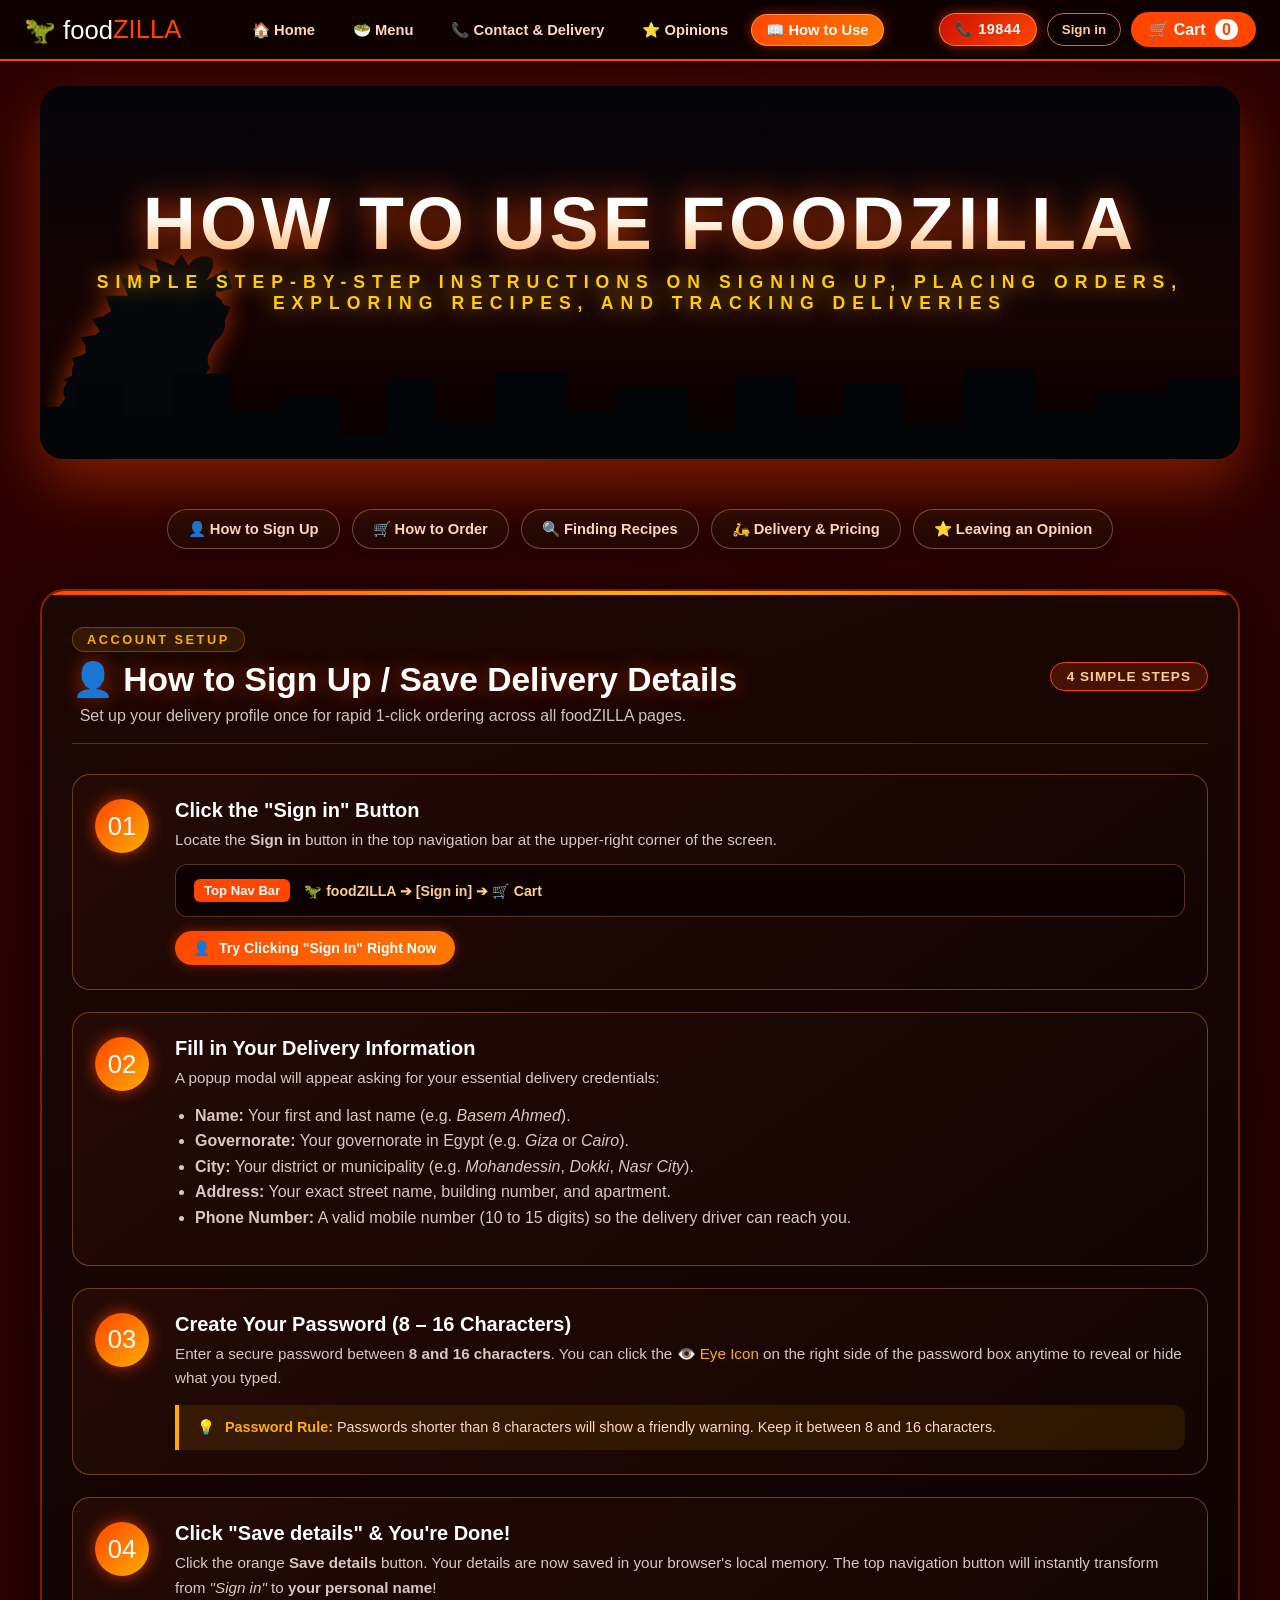
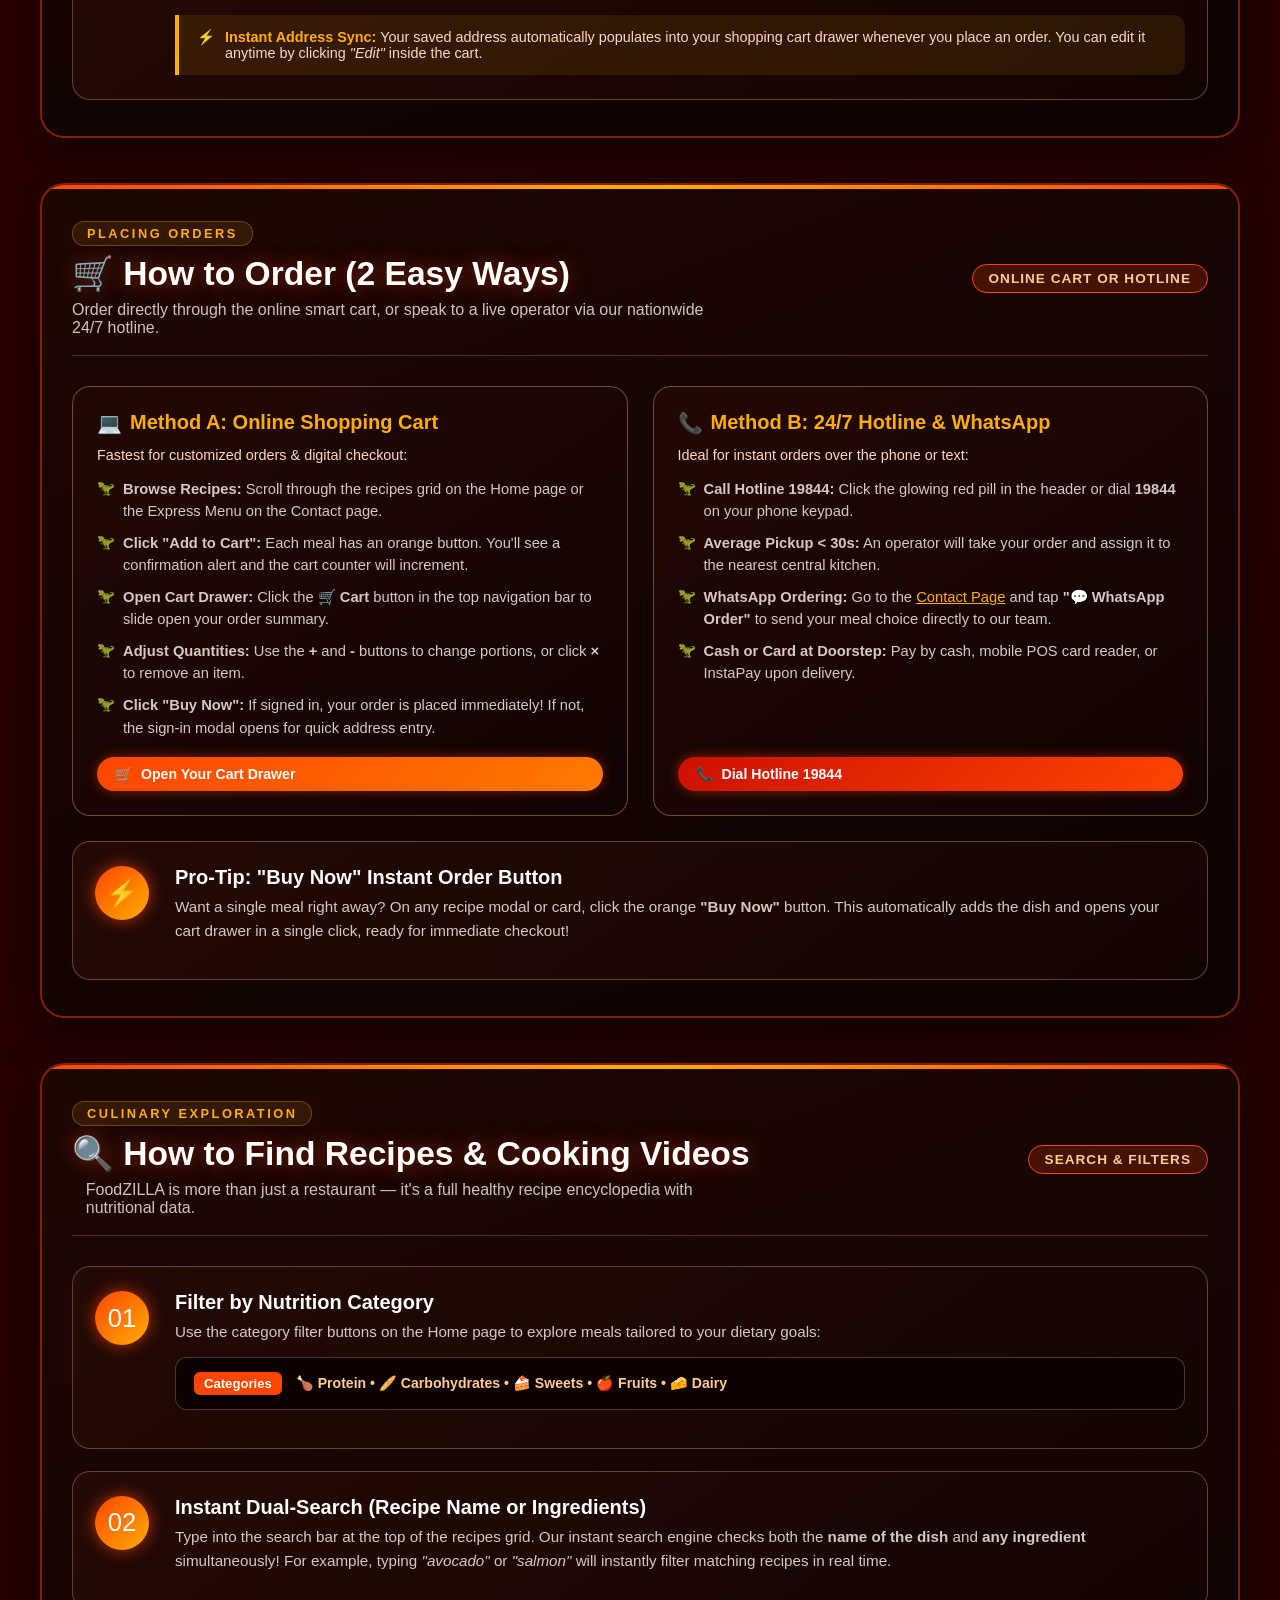
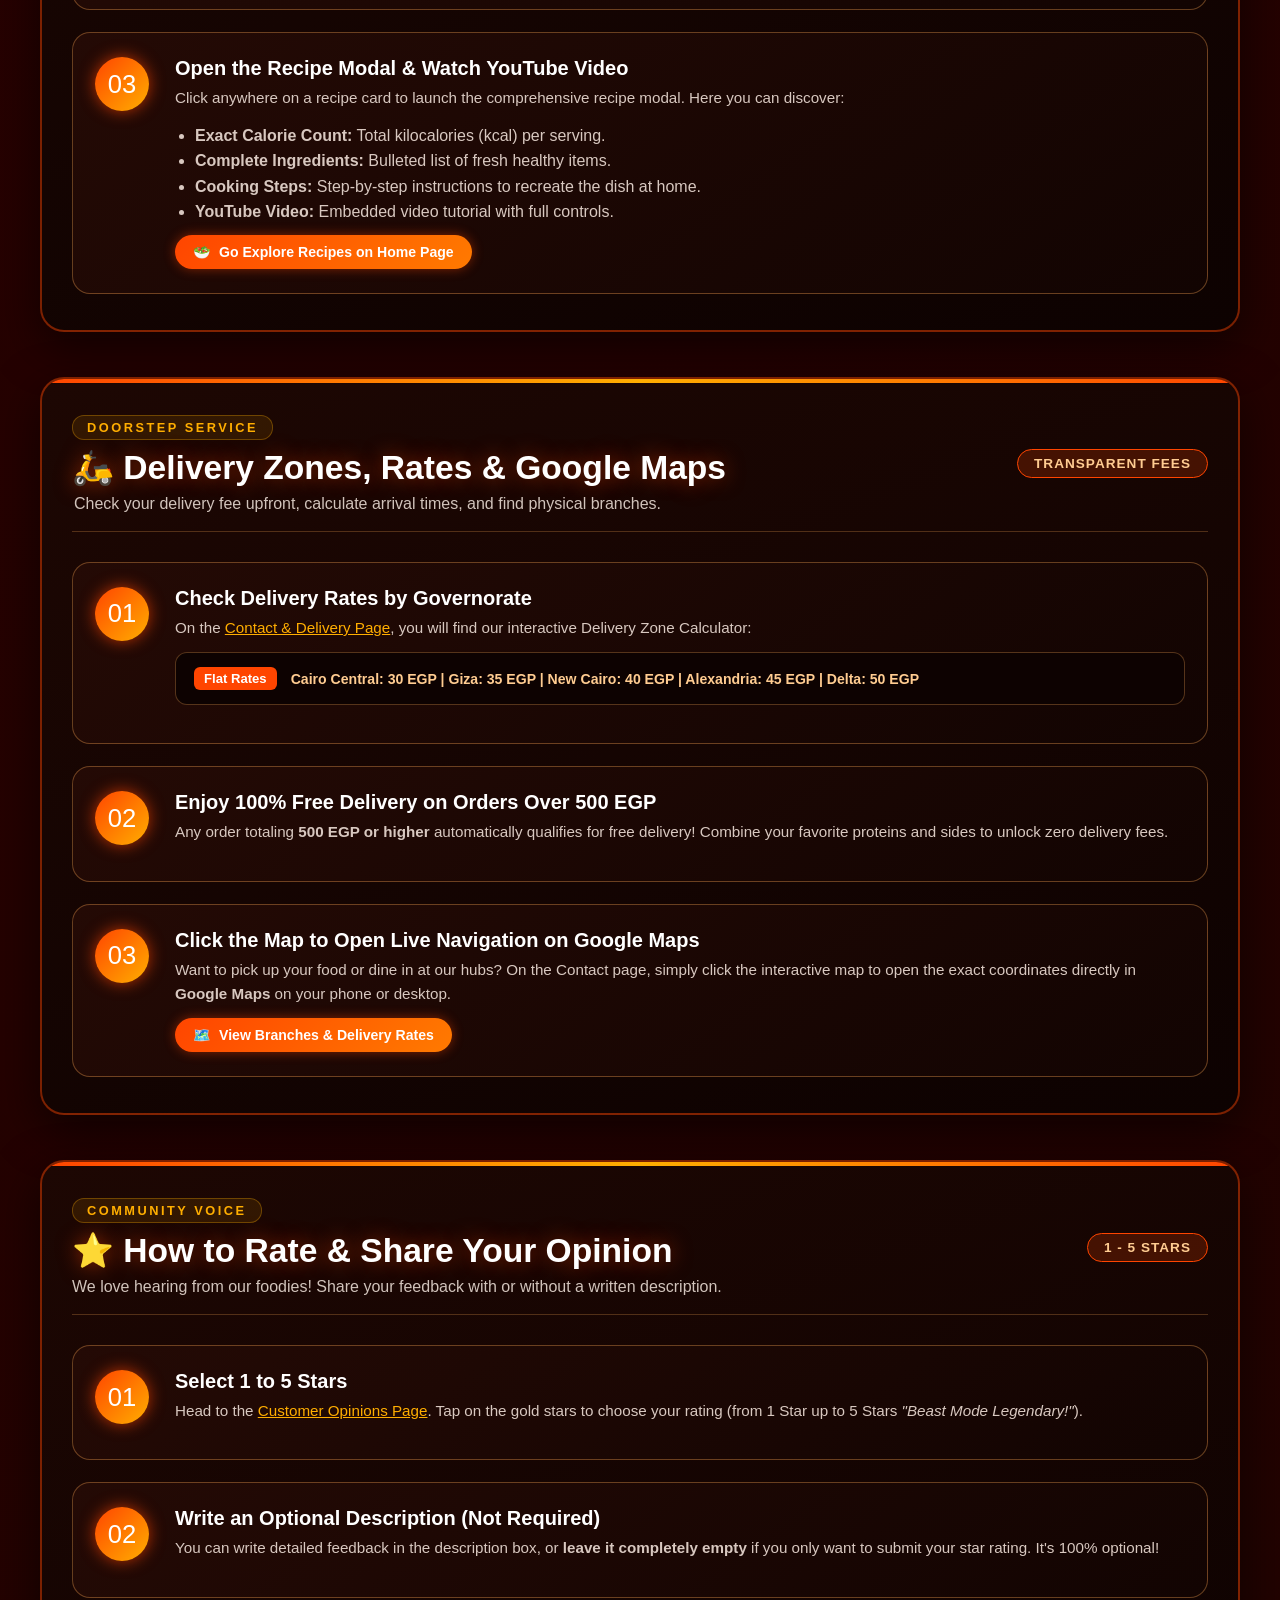
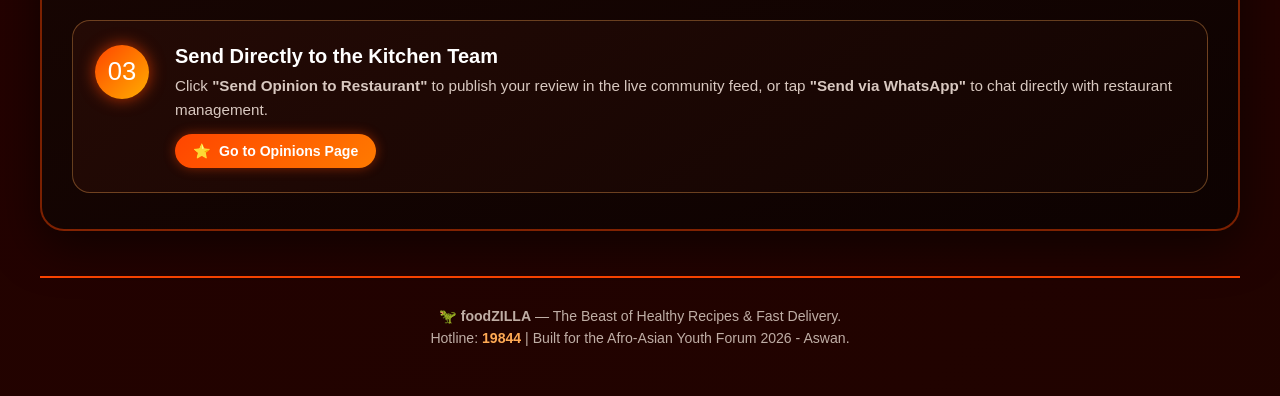
<file: how-to-use.html>
<!DOCTYPE html>
<html lang="en" dir="ltr">

<head>
    <meta charset="UTF-8">
    <meta name="viewport" content="width=device-width, initial-scale=1.0">
    <title>How to Use foodZILLA - Step-by-Step Guide</title>
    <link rel="stylesheet" href="css/style.css">
</head>

<body>
    <!-- ========================================================
         TOP NAVIGATION BAR
         ======================================================== -->
    <nav class="top-nav">
        <div class="top-logo"><a href="index.html" class="logo-link">🦖 food<span>ZILLA</span></a></div>
        <div class="top-nav-links">
            <a href="index.html" class="nav-link">🏠 Home</a>
            <a href="index.html#categories" class="nav-link">🥗 Menu</a>
            <a href="contact.html" class="nav-link">📞 Contact & Delivery</a>
            <a href="opinion.html" class="nav-link">⭐ Opinions</a>
            <a href="how-to-use.html" class="nav-link active">📖 How to Use</a>
        </div>
        <div class="top-nav-actions">
            <a href="tel:19844" class="nav-hotline-pill" title="Call Hotline 19844">📞 19844</a>
            <button class="account-btn" id="accountButton" onclick="showSignIn()">Sign in</button>
            <button class="top-cart-btn" onclick="toggleCart()">
                🛒 Cart <span class="cart-badge" id="cartCount">0</span>
            </button>
        </div>
    </nav>

    <!-- ========================================================
         MAIN CONTAINER
         ======================================================== -->
    <div class="container">
        <!-- GODZILLA HEADER SCENE -->
        <header>
            <div class="lightning-flash"></div>
            <svg class="godzilla-monster" viewBox="0 0 100 100" xmlns="http://www.w3.org/2000/svg">
                <path d="M 5 100 
             C 5 95, 2 92, 4 88 
             C 2 85, 3 80, 7 76 
             C 5 73, 6 68, 11 65 
             C 9 60, 13 55, 18 52 
             C 16 48, 20 44, 25 41 
             C 23 35, 29 30, 36 28 
             C 38 22, 45 18, 54 16 
             C 56 12, 64 8, 72 6 
             C 74 2, 79 0, 84 2 
             C 86 5, 84 10, 81 14 
             C 85 15, 88 18, 86 22 
             C 90 24, 92 28, 89 32 
             C 93 36, 91 42, 86 46 
             C 84 50, 80 54, 83 60 
             C 79 66, 75 72, 78 78 
             C 73 84, 70 92, 74 100 
             Z" fill="#05070a" />
                <path d="M 12 70 L 6 66 L 15 62 L 10 55 L 20 52 L 15 44 L 26 42 L 21 34 L 32 32 L 28 22 L 40 22 L 36 12 L 48 15 L 45 5 L 56 10 L 54 2 L 64 6 L 68 0 L 73 8 L 78 2 L 81 10" fill="#05070a" />
                <path d="M 81 14 L 92 8 L 95 18 L 88 20 C 85 18, 83 16, 81 14 Z M 83 24 L 94 28 L 91 35 C 87 33, 85 30, 83 24 Z" fill="#05070a" />
            </svg>
            <div class="atomic-fire-beam"></div>

            <div class="header-content">
                <h1>How to Use foodZILLA</h1>
                <p>Simple step-by-step instructions on signing up, placing orders, exploring recipes, and tracking deliveries</p>
            </div>

            <div class="skyline-buildings"></div>
        </header>

        <!-- ====================================================
             QUICK JUMP NAVIGATION
             ==================================================== -->
        <nav class="guide-quick-nav" aria-label="Guide Sections">
            <a href="#signup-guide" class="guide-nav-pill">👤 How to Sign Up</a>
            <a href="#order-guide" class="guide-nav-pill">🛒 How to Order</a>
            <a href="#recipes-guide" class="guide-nav-pill">🔍 Finding Recipes</a>
            <a href="#delivery-guide" class="guide-nav-pill">🛵 Delivery & Pricing</a>
            <a href="#opinions-guide" class="guide-nav-pill">⭐ Leaving an Opinion</a>
        </nav>

        <!-- ====================================================
             SECTION 1: HOW TO SIGN UP
             ==================================================== -->
        <section id="signup-guide" class="guide-container-card">
            <div class="guide-header-strip">
                <div>
                    <span class="section-kicker">Account Setup</span>
                    <h2 class="section-title">👤 How to Sign Up / Save Delivery Details</h2>
                    <p class="section-subtitle">Set up your delivery profile once for rapid 1-click ordering across all foodZILLA pages.</p>
                </div>
                <span class="guide-badge-pill">4 Simple Steps</span>
            </div>

            <div class="timeline-steps">
                <!-- Step 1 -->
                <div class="step-card">
                    <div class="step-number-bubble">01</div>
                    <div class="step-content">
                        <h4>Click the "Sign in" Button</h4>
                        <p>Locate the <strong>Sign in</strong> button in the top navigation bar at the upper-right corner of the screen.</p>
                        <div class="step-preview-box">
                            <span class="step-mock-tag">Top Nav Bar</span>
                            <span class="step-mock-text">🦖 foodZILLA ➔ [Sign in] ➔ 🛒 Cart</span>
                        </div>
                        <button type="button" class="step-interactive-btn" onclick="showSignIn()">
                            <span>👤</span> Try Clicking "Sign In" Right Now
                        </button>
                    </div>
                </div>

                <!-- Step 2 -->
                <div class="step-card">
                    <div class="step-number-bubble">02</div>
                    <div class="step-content">
                        <h4>Fill in Your Delivery Information</h4>
                        <p>A popup modal will appear asking for your essential delivery credentials:</p>
                        <ul style="color: #d8c8c0; margin: 0 0 10px 20px; line-height: 1.6;">
                            <li><strong>Name:</strong> Your first and last name (e.g. <em>Basem Ahmed</em>).</li>
                            <li><strong>Governorate:</strong> Your governorate in Egypt (e.g. <em>Giza</em> or <em>Cairo</em>).</li>
                            <li><strong>City:</strong> Your district or municipality (e.g. <em>Mohandessin</em>, <em>Dokki</em>, <em>Nasr City</em>).</li>
                            <li><strong>Address:</strong> Your exact street name, building number, and apartment.</li>
                            <li><strong>Phone Number:</strong> A valid mobile number (10 to 15 digits) so the delivery driver can reach you.</li>
                        </ul>
                    </div>
                </div>

                <!-- Step 3 -->
                <div class="step-card">
                    <div class="step-number-bubble">03</div>
                    <div class="step-content">
                        <h4>Create Your Password (8 – 16 Characters)</h4>
                        <p>Enter a secure password between <strong>8 and 16 characters</strong>. You can click the <span style="color:#ffae00;">👁️ Eye Icon</span> on the right side of the password box anytime to reveal or hide what you typed.</p>
                        <div class="guide-tip-box">
                            <span>💡</span>
                            <div><strong>Password Rule:</strong> Passwords shorter than 8 characters will show a friendly warning. Keep it between 8 and 16 characters.</div>
                        </div>
                    </div>
                </div>

                <!-- Step 4 -->
                <div class="step-card">
                    <div class="step-number-bubble">04</div>
                    <div class="step-content">
                        <h4>Click "Save details" & You're Done!</h4>
                        <p>Click the orange <strong>Save details</strong> button. Your details are now saved in your browser's local memory. The top navigation button will instantly transform from <em>"Sign in"</em> to <strong>your personal name</strong>!</p>
                        <div class="guide-tip-box">
                            <span>⚡</span>
                            <div><strong>Instant Address Sync:</strong> Your saved address automatically populates into your shopping cart drawer whenever you place an order. You can edit it anytime by clicking <em>"Edit"</em> inside the cart.</div>
                        </div>
                    </div>
                </div>
            </div>
        </section>

        <!-- ====================================================
             SECTION 2: HOW TO ORDER
             ==================================================== -->
        <section id="order-guide" class="guide-container-card">
            <div class="guide-header-strip">
                <div>
                    <span class="section-kicker">Placing Orders</span>
                    <h2 class="section-title">🛒 How to Order (2 Easy Ways)</h2>
                    <p class="section-subtitle">Order directly through the online smart cart, or speak to a live operator via our nationwide 24/7 hotline.</p>
                </div>
                <span class="guide-badge-pill">Online Cart or Hotline</span>
            </div>

            <!-- 2-Column Comparison -->
            <div class="ways-to-order-grid">
                <!-- Method A: Online Cart -->
                <div class="order-method-card">
                    <div>
                        <h4><span>💻</span> Method A: Online Shopping Cart</h4>
                        <p style="color: #ffd8bf; font-size: 0.9rem; margin-bottom: 15px;">Fastest for customized orders & digital checkout:</p>
                        <ul class="order-method-steps">
                            <li><strong>Browse Recipes:</strong> Scroll through the recipes grid on the Home page or the Express Menu on the Contact page.</li>
                            <li><strong>Click "Add to Cart":</strong> Each meal has an orange button. You'll see a confirmation alert and the cart counter will increment.</li>
                            <li><strong>Open Cart Drawer:</strong> Click the <strong>🛒 Cart</strong> button in the top navigation bar to slide open your order summary.</li>
                            <li><strong>Adjust Quantities:</strong> Use the <strong>+</strong> and <strong>-</strong> buttons to change portions, or click <strong>×</strong> to remove an item.</li>
                            <li><strong>Click "Buy Now":</strong> If signed in, your order is placed immediately! If not, the sign-in modal opens for quick address entry.</li>
                        </ul>
                    </div>
                    <button type="button" class="step-interactive-btn" onclick="toggleCart(true)">
                        <span>🛒</span> Open Your Cart Drawer
                    </button>
                </div>

                <!-- Method B: Hotline & WhatsApp -->
                <div class="order-method-card">
                    <div>
                        <h4><span>📞</span> Method B: 24/7 Hotline & WhatsApp</h4>
                        <p style="color: #ffd8bf; font-size: 0.9rem; margin-bottom: 15px;">Ideal for instant orders over the phone or text:</p>
                        <ul class="order-method-steps">
                            <li><strong>Call Hotline 19844:</strong> Click the glowing red pill in the header or dial <strong>19844</strong> on your phone keypad.</li>
                            <li><strong>Average Pickup &lt; 30s:</strong> An operator will take your order and assign it to the nearest central kitchen.</li>
                            <li><strong>WhatsApp Ordering:</strong> Go to the <a href="contact.html" style="color: #ffae00; text-decoration: underline;">Contact Page</a> and tap <strong>"💬 WhatsApp Order"</strong> to send your meal choice directly to our team.</li>
                            <li><strong>Cash or Card at Doorstep:</strong> Pay by cash, mobile POS card reader, or InstaPay upon delivery.</li>
                        </ul>
                    </div>
                    <a href="tel:19844" class="step-interactive-btn" style="background: linear-gradient(135deg, #cc1100, #ff4500);">
                        <span>📞</span> Dial Hotline 19844
                    </a>
                </div>
            </div>

            <div class="timeline-steps">
                <div class="step-card">
                    <div class="step-number-bubble">⚡</div>
                    <div class="step-content">
                        <h4>Pro-Tip: "Buy Now" Instant Order Button</h4>
                        <p>Want a single meal right away? On any recipe modal or card, click the orange <strong>"Buy Now"</strong> button. This automatically adds the dish and opens your cart drawer in a single click, ready for immediate checkout!</p>
                    </div>
                </div>
            </div>
        </section>

        <!-- ====================================================
             SECTION 3: HOW TO EXPLORE RECIPES & WATCH VIDEOS
             ==================================================== -->
        <section id="recipes-guide" class="guide-container-card">
            <div class="guide-header-strip">
                <div>
                    <span class="section-kicker">Culinary Exploration</span>
                    <h2 class="section-title">🔍 How to Find Recipes & Cooking Videos</h2>
                    <p class="section-subtitle">FoodZILLA is more than just a restaurant — it's a full healthy recipe encyclopedia with nutritional data.</p>
                </div>
                <span class="guide-badge-pill">Search & Filters</span>
            </div>

            <div class="timeline-steps">
                <!-- Step 1 -->
                <div class="step-card">
                    <div class="step-number-bubble">01</div>
                    <div class="step-content">
                        <h4>Filter by Nutrition Category</h4>
                        <p>Use the category filter buttons on the Home page to explore meals tailored to your dietary goals:</p>
                        <div class="step-preview-box">
                            <span class="step-mock-tag">Categories</span>
                            <span class="step-mock-text">🍗 Protein • 🥖 Carbohydrates • 🍰 Sweets • 🍎 Fruits • 🧀 Dairy</span>
                        </div>
                    </div>
                </div>

                <!-- Step 2 -->
                <div class="step-card">
                    <div class="step-number-bubble">02</div>
                    <div class="step-content">
                        <h4>Instant Dual-Search (Recipe Name or Ingredients)</h4>
                        <p>Type into the search bar at the top of the recipes grid. Our instant search engine checks both the <strong>name of the dish</strong> and <strong>any ingredient</strong> simultaneously! For example, typing <em>"avocado"</em> or <em>"salmon"</em> will instantly filter matching recipes in real time.</p>
                    </div>
                </div>

                <!-- Step 3 -->
                <div class="step-card">
                    <div class="step-number-bubble">03</div>
                    <div class="step-content">
                        <h4>Open the Recipe Modal & Watch YouTube Video</h4>
                        <p>Click anywhere on a recipe card to launch the comprehensive recipe modal. Here you can discover:</p>
                        <ul style="color: #d8c8c0; margin: 0 0 10px 20px; line-height: 1.6;">
                            <li><strong>Exact Calorie Count:</strong> Total kilocalories (kcal) per serving.</li>
                            <li><strong>Complete Ingredients:</strong> Bulleted list of fresh healthy items.</li>
                            <li><strong>Cooking Steps:</strong> Step-by-step instructions to recreate the dish at home.</li>
                            <li><strong>YouTube Video:</strong> Embedded video tutorial with full controls.</li>
                        </ul>
                        <a href="index.html" class="step-interactive-btn">
                            <span>🥗</span> Go Explore Recipes on Home Page
                        </a>
                    </div>
                </div>
            </div>
        </section>

        <!-- ====================================================
             SECTION 4: DELIVERY PRICING & ZONES
             ==================================================== -->
        <section id="delivery-guide" class="guide-container-card">
            <div class="guide-header-strip">
                <div>
                    <span class="section-kicker">Doorstep Service</span>
                    <h2 class="section-title">🛵 Delivery Zones, Rates & Google Maps</h2>
                    <p class="section-subtitle">Check your delivery fee upfront, calculate arrival times, and find physical branches.</p>
                </div>
                <span class="guide-badge-pill">Transparent Fees</span>
            </div>

            <div class="timeline-steps">
                <div class="step-card">
                    <div class="step-number-bubble">01</div>
                    <div class="step-content">
                        <h4>Check Delivery Rates by Governorate</h4>
                        <p>On the <a href="contact.html#delivery-prices" style="color: #ffae00; text-decoration: underline;">Contact & Delivery Page</a>, you will find our interactive Delivery Zone Calculator:</p>
                        <div class="step-preview-box">
                            <span class="step-mock-tag">Flat Rates</span>
                            <span class="step-mock-text">Cairo Central: 30 EGP | Giza: 35 EGP | New Cairo: 40 EGP | Alexandria: 45 EGP | Delta: 50 EGP</span>
                        </div>
                    </div>
                </div>

                <div class="step-card">
                    <div class="step-number-bubble">02</div>
                    <div class="step-content">
                        <h4>Enjoy 100% Free Delivery on Orders Over 500 EGP</h4>
                        <p>Any order totaling <strong>500 EGP or higher</strong> automatically qualifies for free delivery! Combine your favorite proteins and sides to unlock zero delivery fees.</p>
                    </div>
                </div>

                <div class="step-card">
                    <div class="step-number-bubble">03</div>
                    <div class="step-content">
                        <h4>Click the Map to Open Live Navigation on Google Maps</h4>
                        <p>Want to pick up your food or dine in at our hubs? On the Contact page, simply click the interactive map to open the exact coordinates directly in <strong>Google Maps</strong> on your phone or desktop.</p>
                        <a href="contact.html" class="step-interactive-btn">
                            <span>🗺️</span> View Branches & Delivery Rates
                        </a>
                    </div>
                </div>
            </div>
        </section>

        <!-- ====================================================
             SECTION 5: HOW TO LEAVE AN OPINION
             ==================================================== -->
        <section id="opinions-guide" class="guide-container-card">
            <div class="guide-header-strip">
                <div>
                    <span class="section-kicker">Community Voice</span>
                    <h2 class="section-title">⭐ How to Rate & Share Your Opinion</h2>
                    <p class="section-subtitle">We love hearing from our foodies! Share your feedback with or without a written description.</p>
                </div>
                <span class="guide-badge-pill">1 - 5 Stars</span>
            </div>

            <div class="timeline-steps">
                <div class="step-card">
                    <div class="step-number-bubble">01</div>
                    <div class="step-content">
                        <h4>Select 1 to 5 Stars</h4>
                        <p>Head to the <a href="opinion.html" style="color: #ffae00; text-decoration: underline;">Customer Opinions Page</a>. Tap on the gold stars to choose your rating (from 1 Star up to 5 Stars <em>"Beast Mode Legendary!"</em>).</p>
                    </div>
                </div>

                <div class="step-card">
                    <div class="step-number-bubble">02</div>
                    <div class="step-content">
                        <h4>Write an Optional Description (Not Required)</h4>
                        <p>You can write detailed feedback in the description box, or <strong>leave it completely empty</strong> if you only want to submit your star rating. It's 100% optional!</p>
                    </div>
                </div>

                <div class="step-card">
                    <div class="step-number-bubble">03</div>
                    <div class="step-content">
                        <h4>Send Directly to the Kitchen Team</h4>
                        <p>Click <strong>"Send Opinion to Restaurant"</strong> to publish your review in the live community feed, or tap <strong>"Send via WhatsApp"</strong> to chat directly with restaurant management.</p>
                        <a href="opinion.html" class="step-interactive-btn">
                            <span>⭐</span> Go to Opinions Page
                        </a>
                    </div>
                </div>
            </div>
        </section>

        <!-- FOOTER -->
        <footer class="site-footer">
            <p>🦖 <strong>foodZILLA</strong> — The Beast of Healthy Recipes & Fast Delivery.</p>
            <p style="margin-top: 6px;">Hotline: <a href="tel:19844">19844</a> | Built for the Afro-Asian Youth Forum 2026 - Aswan.</p>
        </footer>
    </div>

    <!-- ========================================================
         SIGN IN MODAL
         ======================================================== -->
    <div class="account-overlay" id="accountOverlay" aria-hidden="true">
        <section class="account-panel" role="dialog" aria-modal="true" aria-labelledby="accountTitle">
            <button class="account-close-btn" type="button" aria-label="Close" onclick="hideSignIn()">×</button>
            <p class="account-kicker">FOODZILLA ACCOUNT</p>
            <h2 id="accountTitle">Sign in</h2>
            <p class="account-intro">Add your details for delivery.</p>
            <form id="signInForm" class="account-form">
                <label>Name
                    <input name="name" type="text" autocomplete="name" required>
                </label>
                <label>Governorate
                    <input name="governorate" type="text" autocomplete="address-level1" required>
                </label>
                <label>City
                    <input name="city" type="text" autocomplete="address-level2" required>
                </label>
                <label>Address
                    <input name="address" type="text" autocomplete="street-address" required>
                </label>
                <label>Phone number
                    <input name="phone" type="tel" autocomplete="tel" required maxlength="11" pattern="[0-9]{10,15}">
                </label>
                <label>Password
                    <span class="password-control">
                        <input id="signInPassword" name="password" type="password" autocomplete="new-password" minlength="8" maxlength="16" required>
                        <button class="password-toggle" id="togglePassword" type="button" aria-label="Show password" aria-pressed="false" title="Show password">
                            <svg class="eye-icon" viewBox="0 0 24 24" aria-hidden="true"><path d="M2 12s3.6-7 10-7 10 7 10 7-3.6 7-10 7-10-7-10-7Z"/><circle cx="12" cy="12" r="3"/></svg>
                            <svg class="eye-off-icon" viewBox="0 0 24 24" aria-hidden="true" hidden><path d="m3 3 18 18M10.6 10.6a2 2 0 0 0 2.8 2.8"/><path d="M9.9 5.2A10.8 10.8 0 0 1 12 5c6.4 0 10 7 10 7a15.8 15.8 0 0 1-3.1 3.8M6.2 6.2C3.5 8 2 12 2 12s3.6 7 10 7a10.7 10.7 0 0 0 4-.8"/></svg>
                        </button>
                    </span>
                    <span class="field-hint">At least 8 characters and maximum 16 characters</span>
                </label>
                <p class="account-message" id="accountMessage" role="status"></p>
                <button class="account-submit-btn" type="submit">Save details</button>
            </form>
        </section>
    </div>

    <!-- ========================================================
         CART DRAWER & OVERLAY
         ======================================================== -->
    <div class="cart-overlay" id="cartOverlay" onclick="toggleCart(false)"></div>
    <div class="cart-drawer" id="cartDrawer">
        <div class="cart-header">
            <h3>🛒 My Cart</h3>
            <button class="cart-close-btn" onclick="toggleCart(false)">×</button>
        </div>

        <section class="cart-delivery" id="cartDelivery" aria-label="Delivery details"></section>

        <div class="cart-items" id="cartItemsList"></div>

        <div class="cart-footer">
            <div class="cart-summary">
                <div class="cart-summary-row">
                    <span>Subtotal:</span>
                    <span id="cartSubtotalPrice">0 EGP</span>
                </div>
                <div class="cart-summary-row">
                    <span>Delivery Fee:</span>
                    <span id="cartDeliveryFee">0 EGP</span>
                </div>
                <div class="cart-total-row">
                    <span>Total:</span>
                    <span id="cartTotalPrice">0 EGP</span>
                </div>
            </div>
            <div class="cart-footer-buttons">
                <button class="btn-checkout" onclick="checkoutCart()">Buy Now</button>
                <button class="btn-clear" onclick="clearCart()">Clear</button>
            </div>
        </div>
    </div>

    <!-- Scripts -->
    <script src="js/project.js"></script>
    <script src="js/app.js"></script>
</body>

</html>
</file>
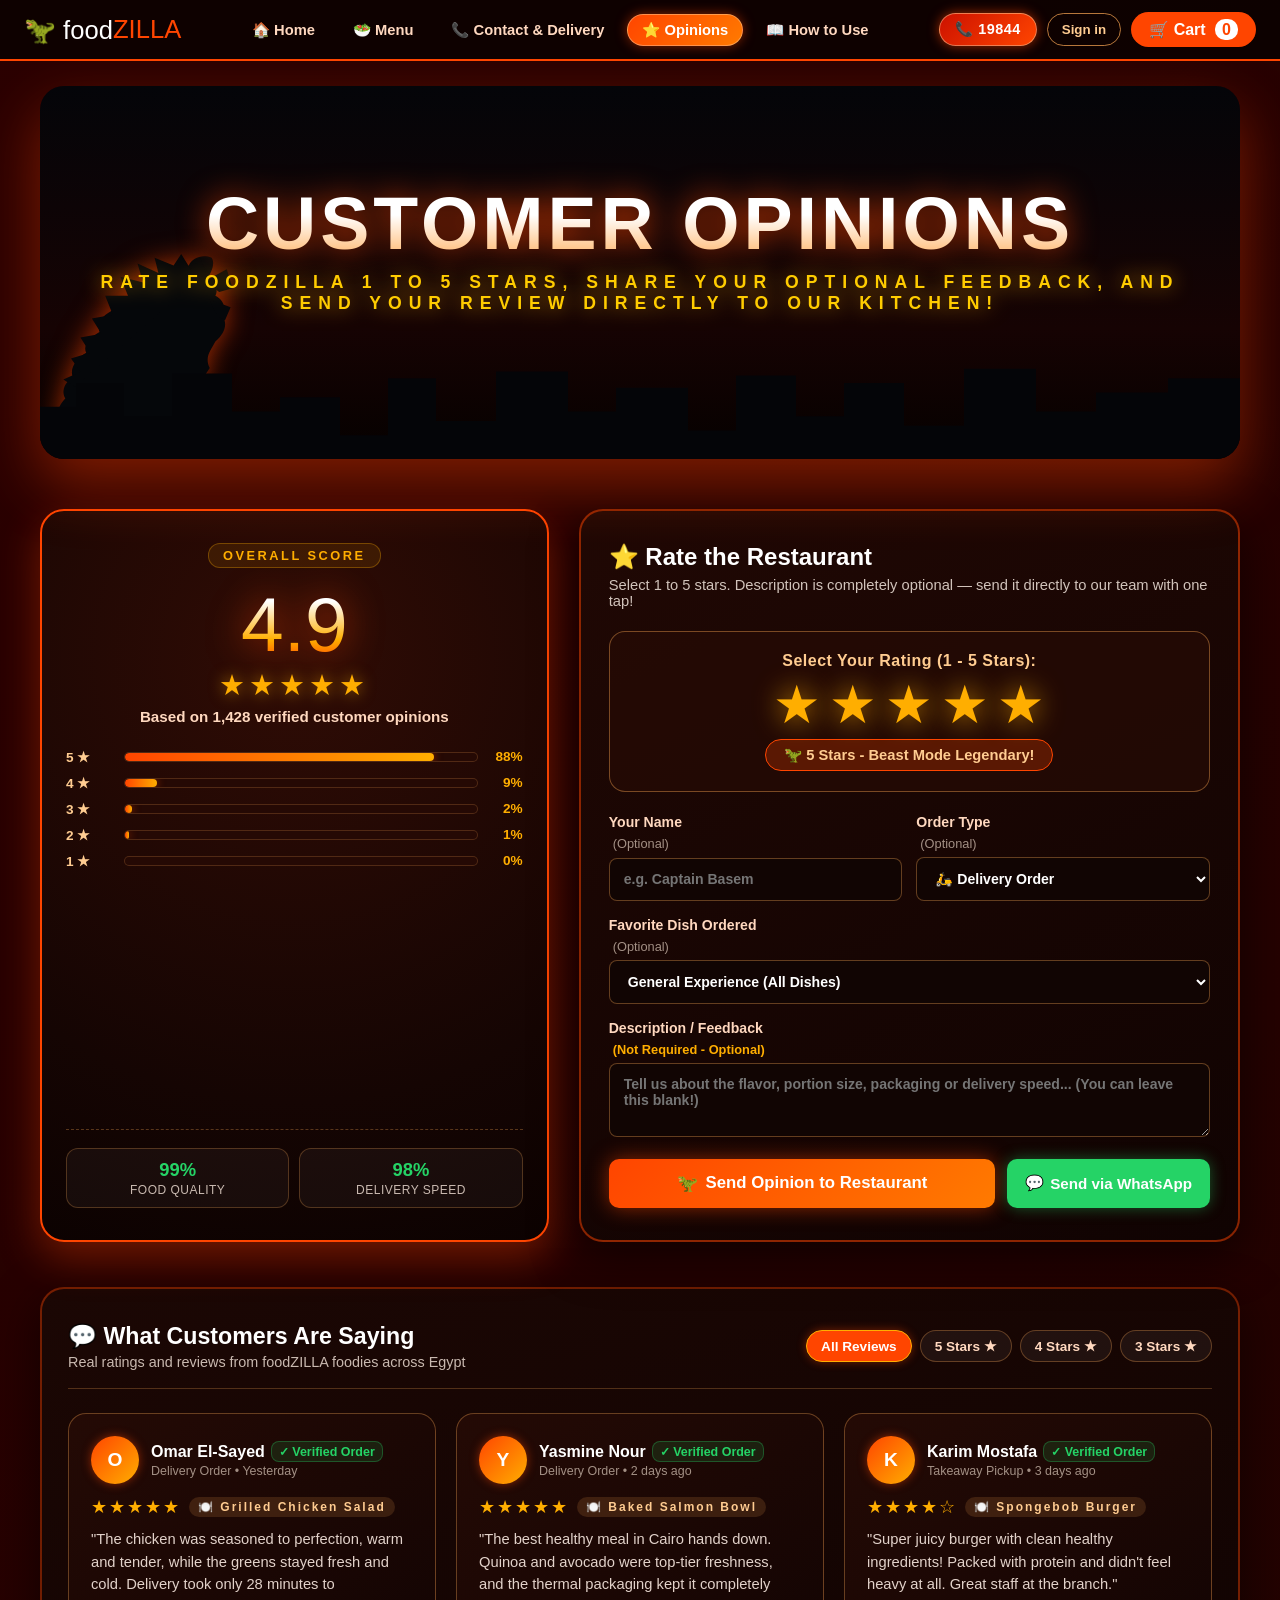
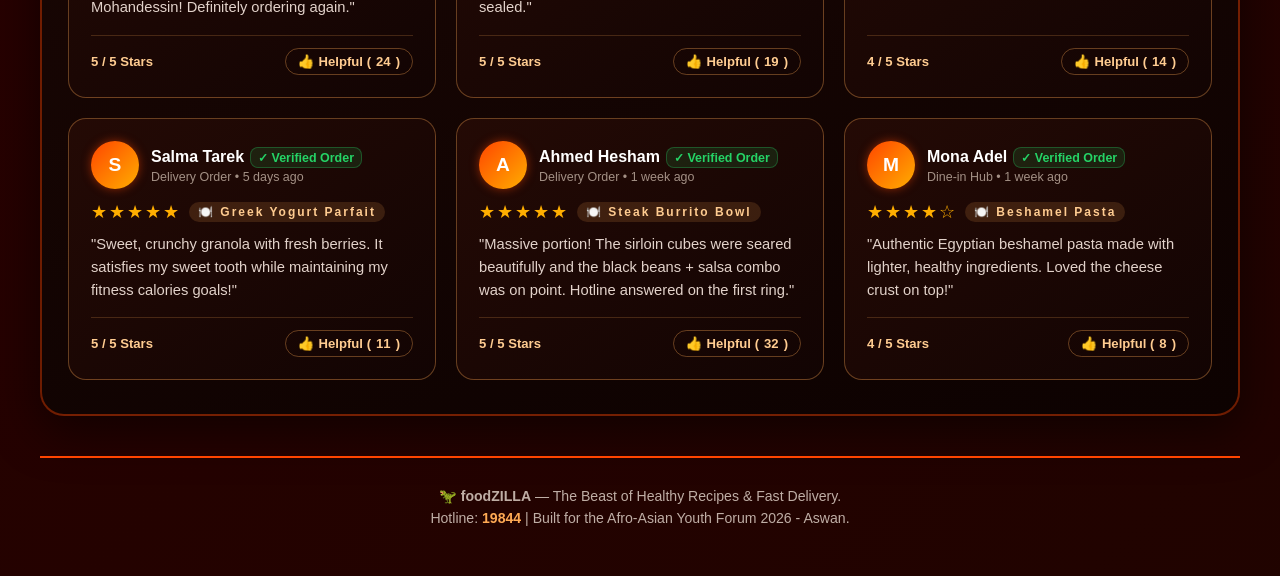
<file: opinion.html>
<!DOCTYPE html>
<html lang="en" dir="ltr">

<head>
    <meta charset="UTF-8">
    <meta name="viewport" content="width=device-width, initial-scale=1.0">
    <title>Customer Opinions & Reviews - foodZILLA</title>
    <link rel="stylesheet" href="css/style.css">
</head>

<body>
    <!-- ========================================================
         TOP NAVIGATION BAR
         ======================================================== -->
    <nav class="top-nav">
        <div class="top-logo"><a href="index.html" class="logo-link">🦖 food<span>ZILLA</span></a></div>
        <div class="top-nav-links">
            <a href="index.html" class="nav-link">🏠 Home</a>
            <a href="index.html#categories" class="nav-link">🥗 Menu</a>
            <a href="contact.html" class="nav-link">📞 Contact & Delivery</a>
            <a href="opinion.html" class="nav-link active">⭐ Opinions</a>
            <a href="how-to-use.html" class="nav-link">📖 How to Use</a>
        </div>
        <div class="top-nav-actions">
            <a href="tel:19844" class="nav-hotline-pill" title="Call Hotline 19844">📞 19844</a>
            <button class="account-btn" id="accountButton" onclick="showSignIn()">Sign in</button>
            <button class="top-cart-btn" onclick="toggleCart()">
                🛒 Cart <span class="cart-badge" id="cartCount">0</span>
            </button>
        </div>
    </nav>

    <!-- ========================================================
         MAIN CONTAINER
         ======================================================== -->
    <div class="container">
        <!-- GODZILLA HEADER SCENE -->
        <header>
            <div class="lightning-flash"></div>
            <svg class="godzilla-monster" viewBox="0 0 100 100" xmlns="http://www.w3.org/2000/svg">
                <path d="M 5 100 
             C 5 95, 2 92, 4 88 
             C 2 85, 3 80, 7 76 
             C 5 73, 6 68, 11 65 
             C 9 60, 13 55, 18 52 
             C 16 48, 20 44, 25 41 
             C 23 35, 29 30, 36 28 
             C 38 22, 45 18, 54 16 
             C 56 12, 64 8, 72 6 
             C 74 2, 79 0, 84 2 
             C 86 5, 84 10, 81 14 
             C 85 15, 88 18, 86 22 
             C 90 24, 92 28, 89 32 
             C 93 36, 91 42, 86 46 
             C 84 50, 80 54, 83 60 
             C 79 66, 75 72, 78 78 
             C 73 84, 70 92, 74 100 
             Z" fill="#05070a" />
                <path d="M 12 70 L 6 66 L 15 62 L 10 55 L 20 52 L 15 44 L 26 42 L 21 34 L 32 32 L 28 22 L 40 22 L 36 12 L 48 15 L 45 5 L 56 10 L 54 2 L 64 6 L 68 0 L 73 8 L 78 2 L 81 10" fill="#05070a" />
                <path d="M 81 14 L 92 8 L 95 18 L 88 20 C 85 18, 83 16, 81 14 Z M 83 24 L 94 28 L 91 35 C 87 33, 85 30, 83 24 Z" fill="#05070a" />
            </svg>
            <div class="atomic-fire-beam"></div>

            <div class="header-content">
                <h1>Customer Opinions</h1>
                <p>Rate FoodZILLA 1 to 5 stars, share your optional feedback, and send your review directly to our kitchen!</p>
            </div>

            <div class="skyline-buildings"></div>
        </header>

        <!-- ====================================================
             TOP SECTION: STATS OVERVIEW + RATING FORM
             ==================================================== -->
        <section class="opinion-top-grid">
            <!-- Left: Restaurant Rating Overview -->
            <div class="opinion-stats-card">
                <div>
                    <span class="section-kicker">Overall Score</span>
                    <div class="opinion-score-huge" id="avgScoreDisplay">4.9</div>
                    <div class="opinion-stars-display">★★★★★</div>
                    <p class="opinion-total-count" id="totalReviewsCount">Based on 1,428 verified customer opinions</p>

                    <!-- Star Distribution Bars -->
                    <div class="star-bars-container">
                        <div class="star-bar-row">
                            <span class="star-bar-label">5 ★</span>
                            <div class="star-bar-track">
                                <div class="star-bar-fill" style="width: 88%;"></div>
                            </div>
                            <span class="star-bar-percent">88%</span>
                        </div>
                        <div class="star-bar-row">
                            <span class="star-bar-label">4 ★</span>
                            <div class="star-bar-track">
                                <div class="star-bar-fill" style="width: 9%;"></div>
                            </div>
                            <span class="star-bar-percent">9%</span>
                        </div>
                        <div class="star-bar-row">
                            <span class="star-bar-label">3 ★</span>
                            <div class="star-bar-track">
                                <div class="star-bar-fill" style="width: 2%;"></div>
                            </div>
                            <span class="star-bar-percent">2%</span>
                        </div>
                        <div class="star-bar-row">
                            <span class="star-bar-label">2 ★</span>
                            <div class="star-bar-track">
                                <div class="star-bar-fill" style="width: 1%;"></div>
                            </div>
                            <span class="star-bar-percent">1%</span>
                        </div>
                        <div class="star-bar-row">
                            <span class="star-bar-label">1 ★</span>
                            <div class="star-bar-track">
                                <div class="star-bar-fill" style="width: 0%;"></div>
                            </div>
                            <span class="star-bar-percent">0%</span>
                        </div>
                    </div>
                </div>

                <!-- Trust Metrics -->
                <div class="opinion-trust-pills">
                    <div class="trust-pill">
                        <div class="trust-pill-val">99%</div>
                        <div class="trust-pill-label">Food Quality</div>
                    </div>
                    <div class="trust-pill">
                        <div class="trust-pill-val">98%</div>
                        <div class="trust-pill-label">Delivery Speed</div>
                    </div>
                </div>
            </div>

            <!-- Right: Rate the Restaurant Form -->
            <div class="opinion-form-card">
                <h3>⭐ Rate the Restaurant</h3>
                <p class="form-desc">Select 1 to 5 stars. Description is completely optional — send it directly to our team with one tap!</p>

                <form id="opinionForm" onsubmit="handleOpinionSubmit(event)">
                    <!-- 1 - 5 STARS SELECTOR -->
                    <div class="star-rating-box">
                        <label for="interactiveStars">Select Your Rating (1 - 5 Stars):</label>
                        <div class="interactive-stars" id="interactiveStars" role="radiogroup" aria-label="1 to 5 stars rating">
                            <button type="button" class="star-picker-btn active" data-rating="1" aria-label="1 star" onclick="setRating(1)">★</button>
                            <button type="button" class="star-picker-btn active" data-rating="2" aria-label="2 stars" onclick="setRating(2)">★</button>
                            <button type="button" class="star-picker-btn active" data-rating="3" aria-label="3 stars" onclick="setRating(3)">★</button>
                            <button type="button" class="star-picker-btn active" data-rating="4" aria-label="4 stars" onclick="setRating(4)">★</button>
                            <button type="button" class="star-picker-btn active" data-rating="5" aria-label="5 stars" onclick="setRating(5)">★</button>
                        </div>
                        <div>
                            <span class="rating-sentiment-badge" id="ratingSentiment">🦖 5 Stars - Beast Mode Legendary!</span>
                        </div>
                    </div>

                    <!-- OTHER DETAILS -->
                    <div class="opinion-form-grid">
                        <div class="opinion-form-row">
                            <label>Your Name <span class="optional-tag">(Optional)</span>
                                <input type="text" id="reviewerName" placeholder="e.g. Captain Basem">
                            </label>
                            <label>Order Type <span class="optional-tag">(Optional)</span>
                                <select id="orderType">
                                    <option value="Delivery Order">🛵 Delivery Order</option>
                                    <option value="Takeaway Pickup">🥡 Takeaway Pickup</option>
                                    <option value="Dine-in Hub">🍽️ Dine-in Hub</option>
                                </select>
                            </label>
                        </div>

                        <label>Favorite Dish Ordered <span class="optional-tag">(Optional)</span>
                            <select id="dishOrdered">
                                <option value="General Restaurant Experience">General Experience (All Dishes)</option>
                                <option value="Grilled Chicken Salad">🥗 Grilled Chicken Salad</option>
                                <option value="Baked Salmon Bowl">🍣 Baked Salmon Bowl</option>
                                <option value="Steak Burrito Bowl">🥩 Steak Burrito Bowl</option>
                                <option value="Tofu Stir Fry">🥢 Tofu Stir Fry</option>
                                <option value="Beshamel Pasta">🍝 Beshamel Pasta</option>
                                <option value="Spongebob Burger">🍔 Spongebob Burger</option>
                                <option value="Pizza">🍕 Pizza</option>
                                <option value="Fried Chicken">🍗 Fried Chicken</option>
                                <option value="Mac and Cheese">🧀 Mac and Cheese</option>
                            </select>
                        </label>

                        <!-- DESCRIPTION (NOT REQUIRED) -->
                        <label>Description / Feedback <span class="optional-tag" style="color: #ffae00; font-weight: 700;">(Not Required - Optional)</span>
                            <textarea id="opinionDescription" rows="3" placeholder="Tell us about the flavor, portion size, packaging or delivery speed... (You can leave this blank!)"></textarea>
                        </label>

                        <!-- ACTIONS -->
                        <div class="opinion-form-actions">
                            <button type="submit" class="btn-send-opinion">
                                <span>🦖</span> Send Opinion to Restaurant
                            </button>
                            <button type="button" class="btn-opinion-whatsapp" onclick="sendViaWhatsApp()">
                                <span>💬</span> Send via WhatsApp
                            </button>
                        </div>

                        <div class="opinion-submit-alert" id="opinionSuccessAlert">
                            🎉 <strong>Thank you!</strong> Your rating & opinion has been sent directly to the FoodZILLA restaurant management team!
                        </div>
                    </div>
                </form>
            </div>
        </section>

        <!-- ====================================================
             LIVE OPINIONS FEED SECTION
             ==================================================== -->
        <section class="opinions-feed-container">
            <div class="opinions-feed-toolbar">
                <div>
                    <h3 style="color: #fff; font-size: 1.45rem; margin-bottom: 4px;">💬 What Customers Are Saying</h3>
                    <p style="color: #c9b9b0; font-size: 0.9rem;">Real ratings and reviews from foodZILLA foodies across Egypt</p>
                </div>

                <!-- Star Filter Pills -->
                <div class="opinions-filter-group" id="opinionFilterBar">
                    <button class="opinion-filter-pill active" data-filter="all" onclick="filterOpinions('all')">All Reviews</button>
                    <button class="opinion-filter-pill" data-filter="5" onclick="filterOpinions(5)">5 Stars ★</button>
                    <button class="opinion-filter-pill" data-filter="4" onclick="filterOpinions(4)">4 Stars ★</button>
                    <button class="opinion-filter-pill" data-filter="3" onclick="filterOpinions(3)">3 Stars ★</button>
                </div>
            </div>

            <!-- Opinions Cards Grid -->
            <div class="opinions-cards-list" id="opinionsCardsList">
                <!-- Dynamically rendered -->
            </div>
        </section>

        <!-- FOOTER -->
        <footer class="site-footer">
            <p>🦖 <strong>foodZILLA</strong> — The Beast of Healthy Recipes & Fast Delivery.</p>
            <p style="margin-top: 6px;">Hotline: <a href="tel:19844">19844</a> | Built for the Afro-Asian Youth Forum 2026 - Aswan.</p>
        </footer>
    </div>

    <!-- ========================================================
         SIGN IN MODAL
         ======================================================== -->
    <div class="account-overlay" id="accountOverlay" aria-hidden="true">
        <section class="account-panel" role="dialog" aria-modal="true" aria-labelledby="accountTitle">
            <button class="account-close-btn" type="button" aria-label="Close" onclick="hideSignIn()">×</button>
            <p class="account-kicker">FOODZILLA ACCOUNT</p>
            <h2 id="accountTitle">Sign in</h2>
            <p class="account-intro">Add your details for delivery.</p>
            <form id="signInForm" class="account-form">
                <label>Name
                    <input name="name" type="text" autocomplete="name" required>
                </label>
                <label>Governorate
                    <input name="governorate" type="text" autocomplete="address-level1" required>
                </label>
                <label>City
                    <input name="city" type="text" autocomplete="address-level2" required>
                </label>
                <label>Address
                    <input name="address" type="text" autocomplete="street-address" required>
                </label>
                <label>Phone number
                    <input name="phone" type="tel" autocomplete="tel" required maxlength="11" pattern="[0-9]{10,15}">
                </label>
                <label>Password
                    <span class="password-control">
                        <input id="signInPassword" name="password" type="password" autocomplete="new-password" minlength="8" maxlength="16" required>
                        <button class="password-toggle" id="togglePassword" type="button" aria-label="Show password" aria-pressed="false" title="Show password">
                            <svg class="eye-icon" viewBox="0 0 24 24" aria-hidden="true"><path d="M2 12s3.6-7 10-7 10 7 10 7-3.6 7-10 7-10-7-10-7Z"/><circle cx="12" cy="12" r="3"/></svg>
                            <svg class="eye-off-icon" viewBox="0 0 24 24" aria-hidden="true" hidden><path d="m3 3 18 18M10.6 10.6a2 2 0 0 0 2.8 2.8"/><path d="M9.9 5.2A10.8 10.8 0 0 1 12 5c6.4 0 10 7 10 7a15.8 15.8 0 0 1-3.1 3.8M6.2 6.2C3.5 8 2 12 2 12s3.6 7 10 7a10.7 10.7 0 0 0 4-.8"/></svg>
                        </button>
                    </span>
                    <span class="field-hint">At least 8 characters and maximum 16 characters</span>
                </label>
                <p class="account-message" id="accountMessage" role="status"></p>
                <button class="account-submit-btn" type="submit">Save details</button>
            </form>
        </section>
    </div>

    <!-- ========================================================
         CART DRAWER & OVERLAY
         ======================================================== -->
    <div class="cart-overlay" id="cartOverlay" onclick="toggleCart(false)"></div>
    <div class="cart-drawer" id="cartDrawer">
        <div class="cart-header">
            <h3>🛒 My Cart</h3>
            <button class="cart-close-btn" onclick="toggleCart(false)">×</button>
        </div>

        <section class="cart-delivery" id="cartDelivery" aria-label="Delivery details"></section>

        <div class="cart-items" id="cartItemsList"></div>

        <div class="cart-footer">
            <div class="cart-summary">
                <div class="cart-summary-row">
                    <span>Subtotal:</span>
                    <span id="cartSubtotalPrice">0 EGP</span>
                </div>
                <div class="cart-summary-row">
                    <span>Delivery Fee:</span>
                    <span id="cartDeliveryFee">0 EGP</span>
                </div>
                <div class="cart-total-row">
                    <span>Total:</span>
                    <span id="cartTotalPrice">0 EGP</span>
                </div>
            </div>
            <div class="cart-footer-buttons">
                <button class="btn-checkout" onclick="checkoutCart()">Buy Now</button>
                <button class="btn-clear" onclick="clearCart()">Clear</button>
            </div>
        </div>
    </div>

    <!-- Scripts -->
    <script src="js/project.js"></script>
    <script src="js/app.js"></script>
    <script>
        /* ==========================================================
           CUSTOMER OPINIONS ENGINE
           ========================================================== */

        let currentSelectedRating = 5;
        let activeFilter = 'all';

        const sentimentLabels = {
            1: "😡 1 Star - Terrible / Needs Serious Improvement",
            2: "😐 2 Stars - Fair / Average Experience",
            3: "🙂 3 Stars - Good & Satisfying Meal",
            4: "😋 4 Stars - Great Quality & Fast Delivery!",
            5: "🦖 5 Stars - Beast Mode Legendary!"
        };

        // 1. Star Rating Interactive Controller
        function setRating(score) {
            currentSelectedRating = score;
            const stars = document.querySelectorAll('.star-picker-btn');
            stars.forEach((star, index) => {
                if (index < score) {
                    star.classList.add('active');
                } else {
                    star.classList.remove('active');
                }
            });
            document.getElementById('ratingSentiment').textContent = sentimentLabels[score] || (score + ' Stars');
        }

        // Add hover effects to stars
        const starButtons = document.querySelectorAll('.star-picker-btn');
        starButtons.forEach((star, idx) => {
            star.addEventListener('mouseenter', () => {
                starButtons.forEach((s, i) => {
                    if (i <= idx) s.classList.add('hovered');
                    else s.classList.remove('hovered');
                });
            });
            star.addEventListener('mouseleave', () => {
                starButtons.forEach(s => s.classList.remove('hovered'));
            });
        });

        // 2. Pre-populated Seed Reviews + LocalStorage Persistence
        const defaultReviews = [
            {
                id: 1,
                name: "Omar El-Sayed",
                stars: 5,
                type: "Delivery Order",
                dish: "Grilled Chicken Salad",
                date: "Yesterday",
                description: "The chicken was seasoned to perfection, warm and tender, while the greens stayed fresh and cold. Delivery took only 28 minutes to Mohandessin! Definitely ordering again.",
                helpfulCount: 24,
                verified: true
            },
            {
                id: 2,
                name: "Yasmine Nour",
                stars: 5,
                type: "Delivery Order",
                dish: "Baked Salmon Bowl",
                date: "2 days ago",
                description: "The best healthy meal in Cairo hands down. Quinoa and avocado were top-tier freshness, and the thermal packaging kept it completely sealed.",
                helpfulCount: 19,
                verified: true
            },
            {
                id: 3,
                name: "Karim Mostafa",
                stars: 4,
                type: "Takeaway Pickup",
                dish: "Spongebob Burger",
                date: "3 days ago",
                description: "Super juicy burger with clean healthy ingredients! Packed with protein and didn't feel heavy at all. Great staff at the branch.",
                helpfulCount: 14,
                verified: true
            },
            {
                id: 4,
                name: "Salma Tarek",
                stars: 5,
                type: "Delivery Order",
                dish: "Greek Yogurt Parfait",
                date: "5 days ago",
                description: "Sweet, crunchy granola with fresh berries. It satisfies my sweet tooth while maintaining my fitness calories goals!",
                helpfulCount: 11,
                verified: true
            },
            {
                id: 5,
                name: "Ahmed Hesham",
                stars: 5,
                type: "Delivery Order",
                dish: "Steak Burrito Bowl",
                date: "1 week ago",
                description: "Massive portion! The sirloin cubes were seared beautifully and the black beans + salsa combo was on point. Hotline answered on the first ring.",
                helpfulCount: 32,
                verified: true
            },
            {
                id: 6,
                name: "Mona Adel",
                stars: 4,
                type: "Dine-in Hub",
                dish: "Beshamel Pasta",
                date: "1 week ago",
                description: "Authentic Egyptian beshamel pasta made with lighter, healthy ingredients. Loved the cheese crust on top!",
                helpfulCount: 8,
                verified: true
            }
        ];

        function loadReviews() {
            try {
                const stored = localStorage.getItem('foodzilla_customer_opinions');
                if (stored) {
                    return JSON.parse(stored);
                }
            } catch (e) {
                console.error(e);
            }
            return defaultReviews;
        }

        let allReviews = loadReviews();

        // 3. Render Reviews Feed
        function renderOpinionsFeed() {
            const container = document.getElementById('opinionsCardsList');
            if (!container) return;

            let filtered = allReviews;
            if (activeFilter !== 'all') {
                filtered = allReviews.filter(r => r.stars === parseInt(activeFilter));
            }

            if (filtered.length === 0) {
                container.innerHTML = `
                    <div style="grid-column: 1 / -1; text-align: center; padding: 40px 20px; color: #a39085;">
                        <div style="font-size: 2.5rem; margin-bottom: 8px;">🦖</div>
                        <h4 style="color: #ffae00; font-size: 1.2rem;">No reviews found for this star rating yet.</h4>
                        <p>Be the first to rate FoodZILLA with ${activeFilter} stars!</p>
                    </div>
                `;
                return;
            }

            container.innerHTML = filtered.map(rev => {
                const initial = (rev.name || 'G').charAt(0).toUpperCase();
                const starsString = '★'.repeat(rev.stars) + '☆'.repeat(5 - rev.stars);
                const hasDesc = rev.description && rev.description.trim().length > 0;
                
                return `
                    <div class="opinion-item-card">
                        <div>
                            <div class="opinion-card-header">
                                <div class="opinion-avatar">${initial}</div>
                                <div class="opinion-user-meta">
                                    <div class="opinion-user-name">
                                        <span>${escapeHTML(rev.name || 'Anonymous Customer')}</span>
                                        ${rev.verified ? '<span class="verified-badge">✓ Verified Order</span>' : ''}
                                    </div>
                                    <div class="opinion-date-meta">${escapeHTML(rev.type || 'Order')} • ${escapeHTML(rev.date || 'Recently')}</div>
                                </div>
                            </div>

                            <div class="opinion-stars-row">
                                <span>${starsString}</span>
                                ${rev.dish ? `<span class="opinion-dish-tag">🍽️ ${escapeHTML(rev.dish)}</span>` : ''}
                            </div>

                            ${hasDesc 
                                ? `<p class="opinion-desc-text">"${escapeHTML(rev.description)}"</p>`
                                : `<p class="opinion-desc-empty">Rating only submitted (no description provided).</p>`
                            }
                        </div>

                        <div class="opinion-card-footer">
                            <span style="color: #ffcc91; font-size: 0.82rem; font-weight: 700;">${rev.stars} / 5 Stars</span>
                            <button class="btn-helpful" onclick="voteHelpful(${rev.id}, this)">
                                <span>👍</span> Helpful (<span class="helpful-num">${rev.helpfulCount || 0}</span>)
                            </button>
                        </div>
                    </div>
                `;
            }).join('');
        }

        // 4. Submit Opinion Handler
        function handleOpinionSubmit(event) {
            event.preventDefault();

            const nameInput = document.getElementById('reviewerName').value.trim();
            const orderType = document.getElementById('orderType').value;
            const dish = document.getElementById('dishOrdered').value;
            const description = document.getElementById('opinionDescription').value.trim();

            const newReview = {
                id: Date.now(),
                name: nameInput || (customerProfile ? customerProfile.name : "Happy Customer"),
                stars: currentSelectedRating,
                type: orderType,
                dish: dish === "General Restaurant Experience" ? "" : dish,
                date: "Just now",
                description: description, // Can be empty / not required!
                helpfulCount: 0,
                verified: true
            };

            // Prepend new review
            allReviews.unshift(newReview);
            try {
                localStorage.setItem('foodzilla_customer_opinions', JSON.stringify(allReviews));
            } catch (e) {
                console.error(e);
            }

            // Show alert
            const alertBox = document.getElementById('opinionSuccessAlert');
            alertBox.style.display = 'block';

            // Reset description input
            document.getElementById('opinionDescription').value = '';

            // Update feed immediately
            renderOpinionsFeed();

            // Scroll to the review smoothly
            setTimeout(() => {
                alertBox.scrollIntoView({ behavior: 'smooth', block: 'nearest' });
            }, 100);

            setTimeout(() => {
                alertBox.style.display = 'none';
            }, 6000);
        }

        // 5. Send via WhatsApp directly to Restaurant Manager
        function sendViaWhatsApp() {
            const name = document.getElementById('reviewerName').value.trim() || (customerProfile ? customerProfile.name : 'Customer');
            const stars = currentSelectedRating;
            const dish = document.getElementById('dishOrdered').value;
            const description = document.getElementById('opinionDescription').value.trim();

            let message = `Hello FoodZILLA Restaurant!%0A⭐ Customer Rating: ${stars} / 5 Stars%0A👤 Name: ${encodeURIComponent(name)}%0A🍽️ Dish: ${encodeURIComponent(dish)}`;
            if (description) {
                message += `%0A📝 Opinion: ${encodeURIComponent(description)}`;
            }

            const waUrl = `https://wa.me/201012345678?text=${message}`;
            window.open(waUrl, '_blank');
        }

        // 6. Helpful Upvote Button
        function voteHelpful(id, buttonEl) {
            if (buttonEl.classList.contains('voted')) return;
            const rev = allReviews.find(r => r.id === id);
            if (rev) {
                rev.helpfulCount = (rev.helpfulCount || 0) + 1;
                buttonEl.classList.add('voted');
                const numSpan = buttonEl.querySelector('.helpful-num');
                if (numSpan) numSpan.textContent = rev.helpfulCount;
                try {
                    localStorage.setItem('foodzilla_customer_opinions', JSON.stringify(allReviews));
                } catch (e) {}
            }
        }

        // 7. Filter Tabs (All, 5, 4, 3 stars)
        function filterOpinions(filter) {
            activeFilter = filter;
            document.querySelectorAll('.opinion-filter-pill').forEach(btn => {
                if (btn.getAttribute('data-filter') == filter) {
                    btn.classList.add('active');
                } else {
                    btn.classList.remove('active');
                }
            });
            renderOpinionsFeed();
        }

        // Prefill name if signed in
        if (customerProfile && customerProfile.name) {
            const nameEl = document.getElementById('reviewerName');
            if (nameEl && !nameEl.value) {
                nameEl.value = customerProfile.name;
            }
        }

        // Init feed on page load
        renderOpinionsFeed();
    </script>
</body>

</html>
</file>
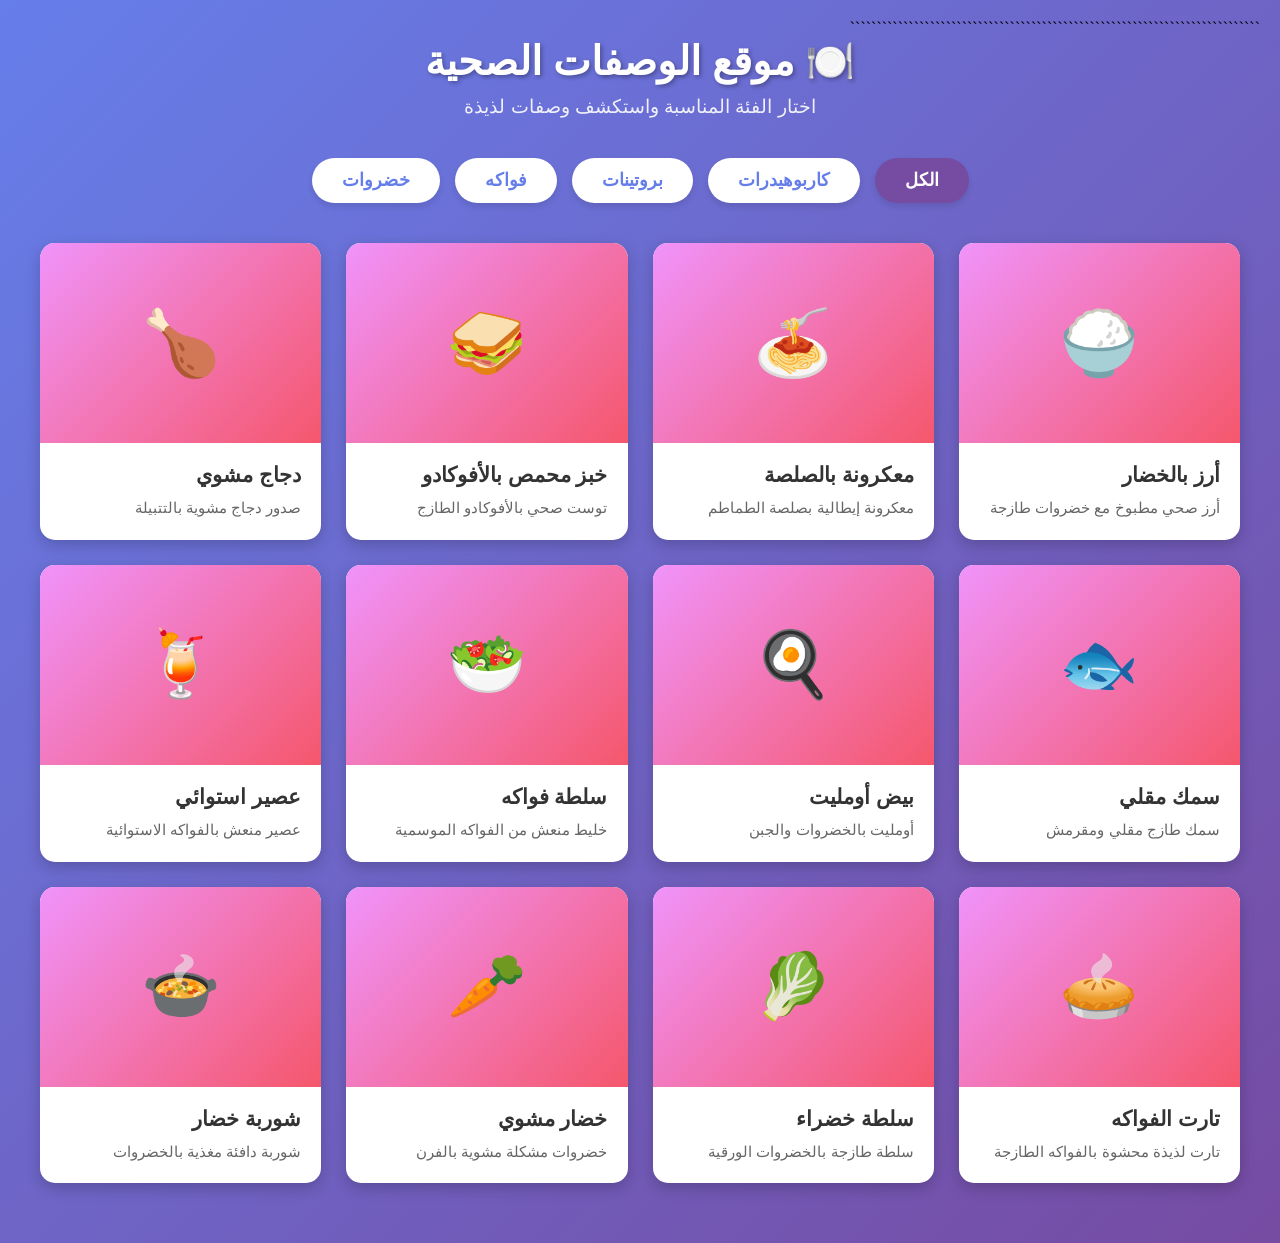
<file: template.html>
`````````````````````````````````````````````````````````````````````````````<!DOCTYPE html>
<html lang="ar" dir="rtl">
<head>
    <meta charset="UTF-8">
    <meta name="viewport" content="width=device-width, initial-scale=1.0">
    <title>موقع الوصفات الصحية</title>
    <style>
        * {
            margin: 0;
            padding: 0;
            box-sizing: border-box;
        }

        body {
            font-family: 'Segoe UI', Tahoma, Geneva, Verdana, sans-serif;
            background: linear-gradient(135deg, #667eea 0%, #764ba2 100%);
            min-height: 100vh;
            padding: 20px;
        }

        .container {
            max-width: 1200px;
            margin: 0 auto;
        }

        header {
            text-align: center;
            color: white;
            margin-bottom: 40px;
        }

        header h1 {
            font-size: 2.5em;
            margin-bottom: 10px;
            text-shadow: 2px 2px 4px rgba(0,0,0,0.3);
        }

        header p {
            font-size: 1.2em;
            opacity: 0.9;
        }

        .categories {
            display: flex;
            justify-content: center;
            gap: 15px;
            margin-bottom: 40px;
            flex-wrap: wrap;
        }

        .category-btn {
            padding: 12px 30px;
            border: none;
            border-radius: 25px;
            background: white;
            color: #667eea;
            font-size: 1.1em;
            font-weight: bold;
            cursor: pointer;
            transition: all 0.3s ease;
            box-shadow: 0 4px 6px rgba(0,0,0,0.1);
        }

        .category-btn:hover {
            transform: translateY(-3px);
            box-shadow: 0 6px 12px rgba(0,0,0,0.2);
        }

        .category-btn.active {
            background: #764ba2;
            color: white;
        }

        .recipes-grid {
            display: grid;
            grid-template-columns: repeat(auto-fill, minmax(280px, 1fr));
            gap: 25px;
            margin-bottom: 40px;
        }

        .recipe-card {
            background: white;
            border-radius: 15px;
            overflow: hidden;
            box-shadow: 0 5px 15px rgba(0,0,0,0.2);
            cursor: pointer;
            transition: all 0.3s ease;
        }

        .recipe-card:hover {
            transform: translateY(-5px);
            box-shadow: 0 8px 20px rgba(0,0,0,0.3);
        }

        .recipe-image {
            width: 100%;
            height: 200px;
            background: linear-gradient(135deg, #f093fb 0%, #f5576c 100%);
            display: flex;
            align-items: center;
            justify-content: center;
            font-size: 4em;
        }

        .recipe-content {
            padding: 20px;
        }

        .recipe-content h3 {
            color: #333;
            margin-bottom: 10px;
            font-size: 1.3em;
        }

        .recipe-content p {
            color: #666;
            font-size: 0.95em;
            line-height: 1.5;
        }

        .modal {
            display: none;
            position: fixed;
            top: 0;
            left: 0;
            width: 100%;
            height: 100%;
            background: rgba(0,0,0,0.7);
            z-index: 1000;
            align-items: center;
            justify-content: center;
            padding: 20px;
        }

        .modal.active {
            display: flex;
        }

        .modal-content {
            background: white;
            border-radius: 20px;
            max-width: 600px;
            width: 100%;
            max-height: 90vh;
            overflow-y: auto;
            position: relative;
            animation: slideIn 0.3s ease;
        }

        @keyframes slideIn {
            from {
                transform: translateY(-50px);
                opacity: 0;
            }
            to {
                transform: translateY(0);
                opacity: 1;
            }
        }

        .modal-header {
            background: linear-gradient(135deg, #667eea 0%, #764ba2 100%);
            color: white;
            padding: 30px;
            text-align: center;
            position: relative;
        }

        .close-btn {
            position: absolute;
            top: 15px;
            left: 15px;
            background: rgba(255,255,255,0.2);
            border: none;
            color: white;
            font-size: 1.5em;
            width: 35px;
            height: 35px;
            border-radius: 50%;
            cursor: pointer;
            transition: all 0.3s;
        }

        .close-btn:hover {
            background: rgba(255,255,255,0.3);
        }

        .modal-body {
            padding: 30px;
        }

        .modal-body h4 {
            color: #667eea;
            margin-top: 20px;
            margin-bottom: 10px;
            font-size: 1.2em;
        }

        .modal-body ul {
            margin-right: 20px;
        }

        .modal-body li {
            margin-bottom: 8px;
            color: #555;
            line-height: 1.6;
        }

        .empty-state {
            text-align: center;
            color: white;
            padding: 60px 20px;
        }

        .empty-state h2 {
            font-size: 2em;
            margin-bottom: 10px;
        }
    </style>
</head>
<body>
    <div class="container">
        <header>
            <h1>🍽️ موقع الوصفات الصحية</h1>
            <p>اختار الفئة المناسبة واستكشف وصفات لذيذة</p>
        </header>

        <div class="categories" id="categories">
            <button class="category-btn active" data-category="all">الكل</button>
            <button class="category-btn" data-category="carbs">كاربوهيدرات</button>
            <button class="category-btn" data-category="proteins">بروتينات</button>
            <button class="category-btn" data-category="fruits">فواكه</button>
            <button class="category-btn" data-category="vegetables">خضروات</button>
        </div>

        <div class="recipes-grid" id="recipesGrid"></div>
    </div>

    <div class="modal" id="recipeModal">
        <div class="modal-content">
            <div class="modal-header">
                <button class="close-btn" onclick="closeModal()">×</button>
                <h2 id="modalTitle"></h2>
                <div id="modalIcon" style="font-size: 3em; margin-top: 10px;"></div>
            </div>
            <div class="modal-body" id="modalBody"></div>
        </div>
    </div>

    <script>
        const recipes = {
            carbs: [
                {
                    name: 'أرز بالخضار',
                    icon: '🍚',
                    description: 'أرز صحي مطبوخ مع خضروات طازجة',
                    ingredients: ['كوبين أرز', 'جزر مقطع', 'بازلاء', 'ذرة', 'بصل', 'ثوم', 'ملح وفلفل'],
                    steps: ['اغسل الأرز جيداً', 'سخن الزيت وحمر البصل والثوم', 'أضف الخضروات وقلبها', 'أضف الأرز والماء', 'اترك على نار هادئة لمدة 20 دقيقة']
                },
                {
                    name: 'معكرونة بالصلصة',
                    icon: '🍝',
                    description: 'معكرونة إيطالية بصلصة الطماطم',
                    ingredients: ['500 جم معكرونة', 'طماطم مهروسة', 'ثوم', 'ريحان طازج', 'زيت زيتون', 'جبن بارميزان'],
                    steps: ['اسلق المعكرونة في ماء مملح', 'حضر الصلصة بالثوم والطماطم', 'أضف الريحان', 'اخلط المعكرونة مع الصلصة', 'زين بالجبن']
                },
                {
                    name: 'خبز محمص بالأفوكادو',
                    icon: '🥪',
                    description: 'توست صحي بالأفوكادو الطازج',
                    ingredients: ['شرائح خبز توست', 'حبة أفوكادو ناضجة', 'ليمون', 'ملح وفلفل', 'بيض مسلوق'],
                    steps: ['حمص شرائح الخبز', 'اهرس الأفوكادو مع الليمون', 'افرد الأفوكادو على الخبز', 'أضف البيض المقطع', 'رش ملح وفلفل']
                }
            ],
            proteins: [
                {
                    name: 'دجاج مشوي',
                    icon: '🍗',
                    description: 'صدور دجاج مشوية بالتتبيلة',
                    ingredients: ['صدور دجاج', 'زبادي', 'ليمون', 'ثوم', 'بهارات مشكلة', 'زيت زيتون'],
                    steps: ['تبل الدجاج بالزبادي والبهارات', 'اتركه ساعتين في الثلاجة', 'سخن الشواية', 'اشوِ الدجاج حتى ينضج', 'قدمه ساخناً']
                },
                {
                    name: 'سمك مقلي',
                    icon: '🐟',
                    description: 'سمك طازج مقلي ومقرمش',
                    ingredients: ['سمك فيليه', 'دقيق', 'بيض', 'بقسماط', 'ملح وكمون', 'ليمون'],
                    steps: ['تبل السمك بالملح والكمون', 'غمس في الدقيق ثم البيض ثم البقسماط', 'سخن الزيت جيداً', 'اقلِ السمك حتى يصبح ذهبياً', 'صفيه وقدمه مع الليمون']
                },
                {
                    name: 'بيض أومليت',
                    icon: '🍳',
                    description: 'أومليت بالخضروات والجبن',
                    ingredients: ['3 بيضات', 'فلفل رومي ملون', 'بصل أخضر', 'جبن', 'ملح وفلفل', 'زبدة'],
                    steps: ['اخفق البيض جيداً', 'أضف الخضروات المقطعة', 'سخن الزبدة في المقلاة', 'اسكب الخليط', 'أضف الجبن واطوِ الأومليت']
                }
            ],
            fruits: [
                {
                    name: 'سلطة فواكه',
                    icon: '🥗',
                    description: 'خليط منعش من الفواكه الموسمية',
                    ingredients: ['تفاح', 'برتقال', 'موز', 'فراولة', 'عنب', 'عصير ليمون', 'عسل'],
                    steps: ['قطع جميع الفواكه لمكعبات', 'ضعها في وعاء كبير', 'أضف عصير الليمون', 'أضف ملعقة عسل', 'قلب برفق وقدمها باردة']
                },
                {
                    name: 'عصير استوائي',
                    icon: '🍹',
                    description: 'عصير منعش بالفواكه الاستوائية',
                    ingredients: ['مانجو', 'أناناس', 'موز', 'حليب جوز الهند', 'ثلج', 'عسل'],
                    steps: ['قشر وقطع الفواكه', 'ضعها في الخلاط', 'أضف حليب جوز الهند', 'أضف الثلج', 'اخلط حتى يصبح ناعماً']
                },
                {
                    name: 'تارت الفواكه',
                    icon: '🥧',
                    description: 'تارت لذيذة محشوة بالفواكه الطازجة',
                    ingredients: ['عجينة جاهزة', 'كريمة باتيسيير', 'فراولة', 'كيوي', 'توت', 'جيلي شفاف'],
                    steps: ['اخبز القاعدة حتى تصبح ذهبية', 'اتركها تبرد تماماً', 'افرد الكريمة', 'رتب الفواكه بشكل جميل', 'ادهن الجيلي للتلميع']
                }
            ],
            vegetables: [
                {
                    name: 'سلطة خضراء',
                    icon: '🥬',
                    description: 'سلطة طازجة بالخضروات الورقية',
                    ingredients: ['خس', 'جرجير', 'طماطم', 'خيار', 'فلفل', 'زيت زيتون', 'خل وليمون'],
                    steps: ['اغسل الخضروات جيداً', 'قطعها لقطع مناسبة', 'ضعها في وعاء', 'حضر التتبيلة', 'أضف التتبيلة وقلب']
                },
                {
                    name: 'خضار مشوي',
                    icon: '🥕',
                    description: 'خضروات مشكلة مشوية بالفرن',
                    ingredients: ['كوسة', 'باذنجان', 'فلفل رومي', 'بصل', 'ثوم', 'زيت زيتون', 'بهارات'],
                    steps: ['قطع الخضار لقطع متساوية', 'تبلها بالزيت والبهارات', 'رتبها في صينية الفرن', 'اشويها على حرارة 200 درجة', 'قلبها مرة واحدة أثناء الطهي']
                },
                {
                    name: 'شوربة خضار',
                    icon: '🍲',
                    description: 'شوربة دافئة مغذية بالخضروات',
                    ingredients: ['جزر', 'بطاطس', 'كوسة', 'بصل', 'طماطم', 'مرق خضار', 'بهارات'],
                    steps: ['حمر البصل في قليل من الزيت', 'أضف الخضروات المقطعة', 'أضف المرق والبهارات', 'اتركها تغلي لمدة 30 دقيقة', 'اخلطها أو قدمها كما هي']
                }
            ]
        };

        let currentCategory = 'all';

        function displayRecipes(category) {
            const grid = document.getElementById('recipesGrid');
            grid.innerHTML = '';

            let recipesToShow = [];
            
            if (category === 'all') {
                Object.values(recipes).forEach(categoryRecipes => {
                    recipesToShow = recipesToShow.concat(categoryRecipes);
                });
            } else {
                recipesToShow = recipes[category] || [];
            }

            if (recipesToShow.length === 0) {
                grid.innerHTML = '<div class="empty-state"><h2>لا توجد وصفات في هذه الفئة</h2></div>';
                return;
            }

            recipesToShow.forEach((recipe, index) => {
                const card = document.createElement('div');
                card.className = 'recipe-card';
                card.onclick = () => showRecipeDetails(recipe);
                
                card.innerHTML = `
                    <div class="recipe-image">${recipe.icon}</div>
                    <div class="recipe-content">
                        <h3>${recipe.name}</h3>
                        <p>${recipe.description}</p>
                    </div>
                `;
                
                grid.appendChild(card);
            });
        }

        function showRecipeDetails(recipe) {
            const modal = document.getElementById('recipeModal');
            const modalTitle = document.getElementById('modalTitle');
            const modalIcon = document.getElementById('modalIcon');
            const modalBody = document.getElementById('modalBody');

            modalTitle.textContent = recipe.name;
            modalIcon.textContent = recipe.icon;
            
            let bodyHTML = `<p style="font-size: 1.1em; color: #666; margin-bottom: 20px;">${recipe.description}</p>`;
            
            bodyHTML += '<h4>المقادير:</h4><ul>';
            recipe.ingredients.forEach(ingredient => {
                bodyHTML += `<li>${ingredient}</li>`;
            });
            bodyHTML += '</ul>';
            
            bodyHTML += '<h4>طريقة التحضير:</h4><ol>';
            recipe.steps.forEach(step => {
                bodyHTML += `<li>${step}</li>`;
            });
            bodyHTML += '</ol>';
            
            modalBody.innerHTML = bodyHTML;
            modal.classList.add('active');
        }

        function closeModal() {
            document.getElementById('recipeModal').classList.remove('active');
        }

        document.getElementById('categories').addEventListener('click', (e) => {
            if (e.target.classList.contains('category-btn')) {
                document.querySelectorAll('.category-btn').forEach(btn => {
                    btn.classList.remove('active');
                });
                e.target.classList.add('active');
                
                const category = e.target.getAttribute('data-category');
                currentCategory = category;
                displayRecipes(category);
            }
        });

        document.getElementById('recipeModal').addEventListener('click', (e) => {
            if (e.target.id === 'recipeModal') {
                closeModal();
            }
        });

        displayRecipes('all');
    </script>
</body>
</html>
</file>
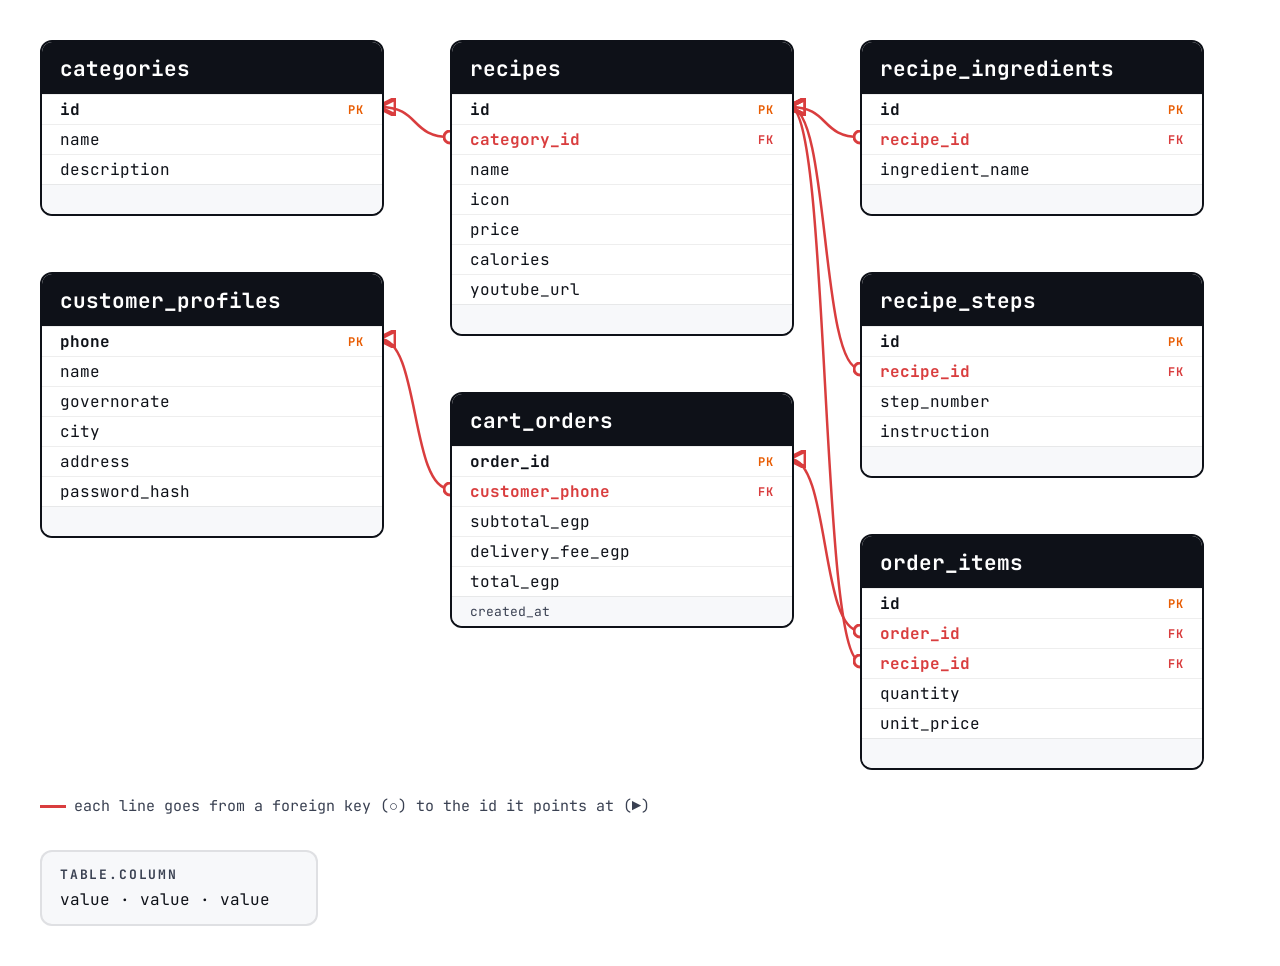
<file: docs/diagrams/db-schema.html>
<!DOCTYPE html>
<html lang="en">
<head>
<meta charset="UTF-8">
<title>Database Schema</title>
<!-- Made by make_schema.py. Edit the look here; edit the layout with POSITIONS in make_schema.py. -->
<link rel="stylesheet" href="../assets/brand.css">
<style>
  html, body { margin: 0; background: var(--white); }
  .canvas { position: relative; width: 1240px; height: 966px; font-family: var(--mono); color: var(--ink); }
  svg { position: absolute; inset: 0; }
  svg path { fill: none; stroke: var(--accent-dark); stroke-width: 2.5; }
  .table { position: absolute; background: #fff; border: 2.5px solid var(--ink); border-radius: 12px; overflow: hidden; }
  .head { height: 52px; box-sizing: border-box; padding: 0 18px; display: flex; align-items: center;
          background: var(--ink); color: #fff; font: 700 21px var(--mono); }
  .col { height: 30px; box-sizing: border-box; padding: 0 18px; display: flex; justify-content: space-between; align-items: center;
         font-size: 16px; border-top: 1px solid rgba(14,17,24,0.07); }
  .col em { font-style: normal; font-size: 12px; font-weight: 700; letter-spacing: 0.08em; color: var(--ink-soft); }
  .col.pk span { font-weight: 700; }
  .col.pk em { color: var(--warm); }
  .col.fk span, .col.fk em { color: var(--accent-dark); font-weight: 700; }
  .col.ts { color: var(--ink-soft); font-size: 13px; background: #F7F8FA; }
  .legend { position: absolute; left: 40px; bottom: 40px; right: 40px; display: grid; grid-template-columns: repeat(4, 1fr); gap: 16px; }
  .legend div { background: #F7F8FA; border: 2px solid rgba(14,17,24,0.10); border-radius: 12px; padding: 14px 18px; }
  .legend b { display: block; font-size: 13px; letter-spacing: 0.14em; color: var(--ink-soft); margin-bottom: 6px; }
  .legend span { font-size: 16px; }
  .key { position: absolute; left: 40px; bottom: 150px; font-size: 15px; color: var(--ink-soft); }
  .key i { display: inline-block; width: 26px; height: 3px; background: var(--accent-dark); vertical-align: middle; margin-right: 8px; }
</style>
</head>
<body>
<div class="canvas">
<svg width="1240" height="966">
  <defs>
    <marker id="pk" viewBox="0 0 10 10" refX="9" refY="5" markerWidth="7" markerHeight="7" orient="auto"><path d="M0,0 L10,5 L0,10 z" fill="#D93D3E" stroke="none"/></marker>
    <marker id="fk" viewBox="0 0 10 10" refX="5" refY="5" markerWidth="6" markerHeight="6"><circle cx="5" cy="5" r="4" fill="#fff" stroke="#D93D3E" stroke-width="2"/></marker>
  </defs>
<path d="M450,137 C410,137 420,107 380,107" marker-start="url(#fk)" marker-end="url(#pk)"/>
<path d="M860,137 C820,137 830,107 790,107" marker-start="url(#fk)" marker-end="url(#pk)"/>
<path d="M860,369 C820,369 830,107 790,107" marker-start="url(#fk)" marker-end="url(#pk)"/>
<path d="M450,489 C410,489 420,339 380,339" marker-start="url(#fk)" marker-end="url(#pk)"/>
<path d="M860,631 C820,631 830,459 790,459" marker-start="url(#fk)" marker-end="url(#pk)"/>
<path d="M860,661 C820,661 830,107 790,107" marker-start="url(#fk)" marker-end="url(#pk)"/>
</svg>
<div class="table" style="left:40px;top:40px;width:340px"><div class="head">categories</div><div class="col pk"><span>id</span><em>PK</em></div><div class="col "><span>name</span><em></em></div><div class="col "><span>description</span><em></em></div><div class="col ts"><span></span></div></div>
<div class="table" style="left:450px;top:40px;width:340px"><div class="head">recipes</div><div class="col pk"><span>id</span><em>PK</em></div><div class="col fk"><span>category_id</span><em>FK</em></div><div class="col "><span>name</span><em></em></div><div class="col "><span>icon</span><em></em></div><div class="col "><span>price</span><em></em></div><div class="col "><span>calories</span><em></em></div><div class="col "><span>youtube_url</span><em></em></div><div class="col ts"><span></span></div></div>
<div class="table" style="left:860px;top:40px;width:340px"><div class="head">recipe_ingredients</div><div class="col pk"><span>id</span><em>PK</em></div><div class="col fk"><span>recipe_id</span><em>FK</em></div><div class="col "><span>ingredient_name</span><em></em></div><div class="col ts"><span></span></div></div>
<div class="table" style="left:860px;top:272px;width:340px"><div class="head">recipe_steps</div><div class="col pk"><span>id</span><em>PK</em></div><div class="col fk"><span>recipe_id</span><em>FK</em></div><div class="col "><span>step_number</span><em></em></div><div class="col "><span>instruction</span><em></em></div><div class="col ts"><span></span></div></div>
<div class="table" style="left:40px;top:272px;width:340px"><div class="head">customer_profiles</div><div class="col pk"><span>phone</span><em>PK</em></div><div class="col "><span>name</span><em></em></div><div class="col "><span>governorate</span><em></em></div><div class="col "><span>city</span><em></em></div><div class="col "><span>address</span><em></em></div><div class="col "><span>password_hash</span><em></em></div><div class="col ts"><span></span></div></div>
<div class="table" style="left:450px;top:392px;width:340px"><div class="head">cart_orders</div><div class="col pk"><span>order_id</span><em>PK</em></div><div class="col fk"><span>customer_phone</span><em>FK</em></div><div class="col "><span>subtotal_egp</span><em></em></div><div class="col "><span>delivery_fee_egp</span><em></em></div><div class="col "><span>total_egp</span><em></em></div><div class="col ts"><span>created_at</span></div></div>
<div class="table" style="left:860px;top:534px;width:340px"><div class="head">order_items</div><div class="col pk"><span>id</span><em>PK</em></div><div class="col fk"><span>order_id</span><em>FK</em></div><div class="col fk"><span>recipe_id</span><em>FK</em></div><div class="col "><span>quantity</span><em></em></div><div class="col "><span>unit_price</span><em></em></div><div class="col ts"><span></span></div></div>
<div class="key"><i></i>each line goes from a foreign key (○) to the id it points at (▶)</div>
<!-- One card per CHECK list worth explaining (statuses, roles, methods). Delete the block if there are none. -->
<div class="legend">
  <div><b>TABLE.COLUMN</b><span>value · value · value</span></div>
</div>
</div>
</body>
</html>
</file>
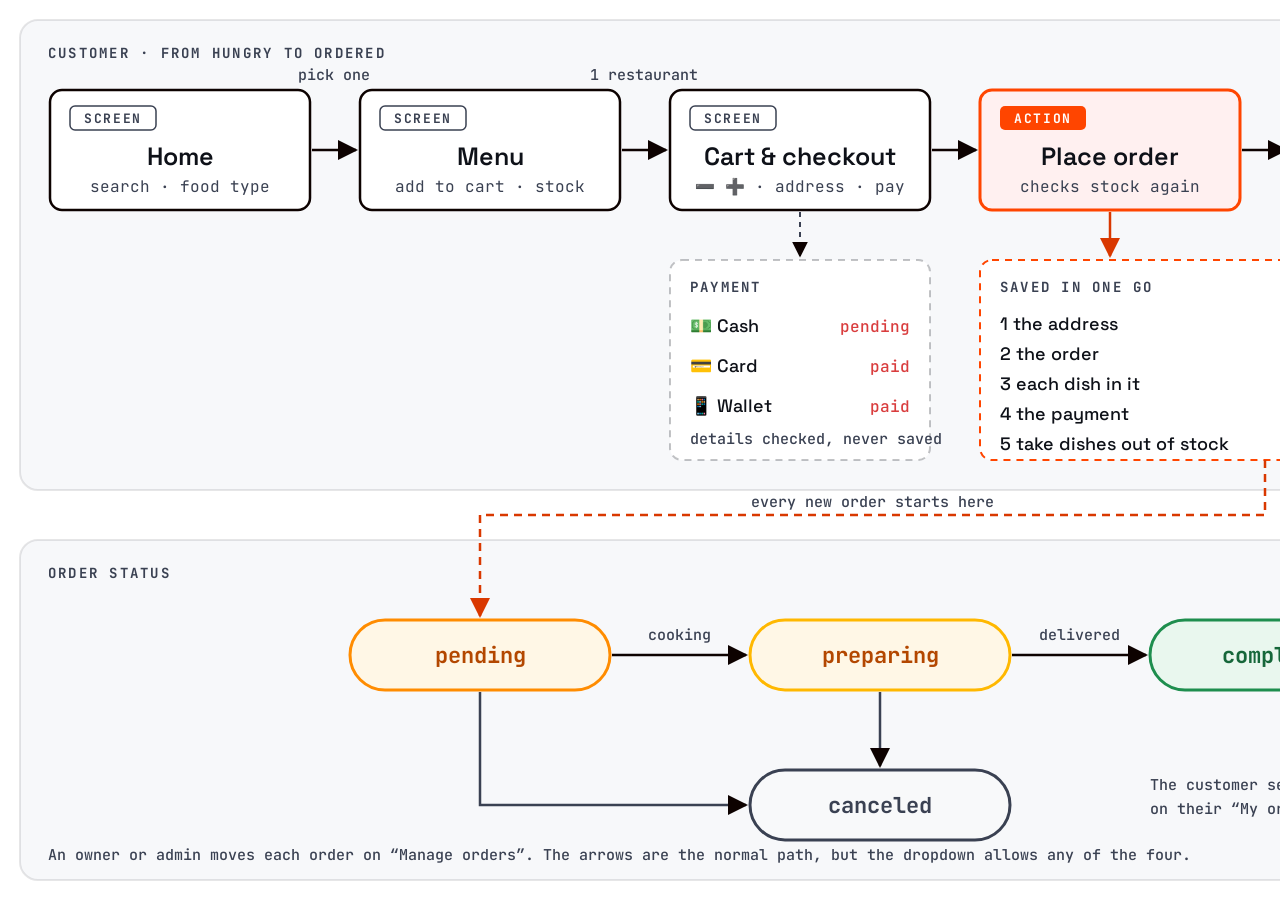
<file: docs/diagrams/flow.html>
<!DOCTYPE html>
<html lang="en">

<head>
  <meta charset="UTF-8">
  <title>foodZILLA Flow</title>
  <!-- TEMPLATE: BYTE.ME example diagram. Keep the visual language (lanes, chips, boxes, arrows); redraw the content from this project's code. The .canvas size is the PNG size. -->
  <link rel="stylesheet" href="../assets/brand.css">
  <style>
    html,
    body {
      margin: 0;
      background: var(--white);
    }

    .canvas {
      width: 1600px;
      height: 900px;
    }

    svg {
      display: block;
    }

    .chip {
      font: 700 13px var(--mono);
      letter-spacing: 0.12em;
    }

    .title {
      font: 600 25px var(--sans);
      fill: var(--ink);
    }

    .sub {
      font: 400 16px var(--mono);
      fill: var(--ink-soft);
    }

    .lane {
      font: 700 14px var(--mono);
      letter-spacing: 0.16em;
      fill: var(--ink-soft);
    }

    .small {
      font: 500 15px var(--mono);
      fill: var(--ink-soft);
    }

    .row {
      font: 500 18px var(--sans);
      fill: var(--ink);
    }

    .row-code {
      font: 500 16px var(--mono);
      fill: var(--accent-dark);
    }

    .state {
      font: 700 22px var(--mono);
    }
  </style>
</head>

<body>
  <div class="canvas">
    <svg width="1600" height="900" viewBox="0 0 1600 900">
      <defs>
        <marker id="arrow" viewBox="0 0 10 10" refX="9" refY="5" markerWidth="8" markerHeight="8"
          orient="auto-start-reverse">
          <path d="M0,0 L10,5 L0,10 z" fill="#0D0200" />
        </marker>
        <marker id="arrow-red" viewBox="0 0 10 10" refX="9" refY="5" markerWidth="8" markerHeight="8"
          orient="auto-start-reverse">
          <path d="M0,0 L10,5 L0,10 z" fill="#D93800" />
        </marker>
      </defs>

      <!-- lane 1: the customer's screens -->
      <rect x="20" y="20" width="1560" height="470" rx="18" fill="#F7F8FA" stroke="rgba(14,17,24,0.10)"
        stroke-width="2" />
      <text x="48" y="58" class="lane">CUSTOMER · FROM HUNGRY TO ORDERED</text>

      <g>
        <rect x="50" y="90" width="260" height="120" rx="12" fill="#fff" stroke="#0D0200" stroke-width="2.5" />
        <rect x="70" y="106" width="86" height="24" rx="5" fill="none" stroke="#3A4152" stroke-width="1.5" />
        <text x="113" y="123" class="chip" fill="#3A4152" text-anchor="middle">SCREEN</text>
        <text x="180" y="165" class="title" text-anchor="middle">Home</text>
        <text x="180" y="192" class="sub" text-anchor="middle">search · food type</text>
      </g>
      <g>
        <rect x="360" y="90" width="260" height="120" rx="12" fill="#fff" stroke="#0D0200" stroke-width="2.5" />
        <rect x="380" y="106" width="86" height="24" rx="5" fill="none" stroke="#3A4152" stroke-width="1.5" />
        <text x="423" y="123" class="chip" fill="#3A4152" text-anchor="middle">SCREEN</text>
        <text x="490" y="165" class="title" text-anchor="middle">Menu</text>
        <text x="490" y="192" class="sub" text-anchor="middle">add to cart · stock</text>
      </g>
      <g>
        <rect x="670" y="90" width="260" height="120" rx="12" fill="#fff" stroke="#0D0200" stroke-width="2.5" />
        <rect x="690" y="106" width="86" height="24" rx="5" fill="none" stroke="#3A4152" stroke-width="1.5" />
        <text x="733" y="123" class="chip" fill="#3A4152" text-anchor="middle">SCREEN</text>
        <text x="800" y="165" class="title" text-anchor="middle">Cart &amp; checkout</text>
        <text x="800" y="192" class="sub" text-anchor="middle">➖ ➕ · address · pay</text>
      </g>
      <g>
        <rect x="980" y="90" width="260" height="120" rx="12" fill="#FFF0F0" stroke="#FF4500" stroke-width="3" />
        <rect x="1000" y="106" width="86" height="24" rx="5" fill="#FF4500" />
        <text x="1043" y="123" class="chip" fill="#fff" text-anchor="middle">ACTION</text>
        <text x="1110" y="165" class="title" text-anchor="middle">Place order</text>
        <text x="1110" y="192" class="sub" text-anchor="middle">checks stock again</text>
      </g>
      <g>
        <rect x="1290" y="90" width="260" height="120" rx="12" fill="#fff" stroke="#0D0200" stroke-width="2.5" />
        <rect x="1310" y="106" width="86" height="24" rx="5" fill="none" stroke="#3A4152" stroke-width="1.5" />
        <text x="1353" y="123" class="chip" fill="#3A4152" text-anchor="middle">SCREEN</text>
        <text x="1420" y="165" class="title" text-anchor="middle">My orders</text>
        <text x="1420" y="192" class="sub" text-anchor="middle">status · total</text>
      </g>

      <line x1="312" y1="150" x2="356" y2="150" stroke="#0D0200" stroke-width="2.5" marker-end="url(#arrow)" />
      <line x1="622" y1="150" x2="666" y2="150" stroke="#0D0200" stroke-width="2.5" marker-end="url(#arrow)" />
      <line x1="932" y1="150" x2="976" y2="150" stroke="#0D0200" stroke-width="2.5" marker-end="url(#arrow)" />
      <line x1="1242" y1="150" x2="1286" y2="150" stroke="#0D0200" stroke-width="2.5" marker-end="url(#arrow)" />
      <text x="334" y="80" class="small" text-anchor="middle">pick one</text>
      <text x="644" y="80" class="small" text-anchor="middle">1 restaurant</text>

      <!-- payment rules, under the cart -->
      <rect x="670" y="260" width="260" height="200" rx="12" fill="#fff" stroke="rgba(14,17,24,0.25)" stroke-width="2"
        stroke-dasharray="7 6" />
      <text x="690" y="292" class="lane">PAYMENT</text>
      <text x="690" y="332" class="row">💵 Cash</text>
      <text x="910" y="332" class="row-code" text-anchor="end">pending</text>
      <text x="690" y="372" class="row">💳 Card</text>
      <text x="910" y="372" class="row-code" text-anchor="end">paid</text>
      <text x="690" y="412" class="row">📱 Wallet</text>
      <text x="910" y="412" class="row-code" text-anchor="end">paid</text>
      <text x="690" y="444" class="small">details checked, never saved</text>
      <line x1="800" y1="212" x2="800" y2="256" stroke="#3A4152" stroke-width="2" stroke-dasharray="5 5"
        marker-end="url(#arrow)" />

      <!-- the five saves, under place order -->
      <rect x="980" y="260" width="570" height="200" rx="12" fill="#fff" stroke="#FF4500" stroke-width="2"
        stroke-dasharray="7 6" />
      <text x="1000" y="292" class="lane">SAVED IN ONE GO</text>
      <text x="1000" y="330" class="row">1 the address</text>
      <text x="1530" y="330" class="row-code" text-anchor="end">user_addresses</text>
      <text x="1000" y="360" class="row">2 the order</text>
      <text x="1530" y="360" class="row-code" text-anchor="end">orders</text>
      <text x="1000" y="390" class="row">3 each dish in it</text>
      <text x="1530" y="390" class="row-code" text-anchor="end">order_items</text>
      <text x="1000" y="420" class="row">4 the payment</text>
      <text x="1530" y="420" class="row-code" text-anchor="end">payments</text>
      <text x="1000" y="450" class="row">5 take dishes out of stock</text>
      <text x="1530" y="450" class="row-code" text-anchor="end">products.stock</text>
      <line x1="1110" y1="212" x2="1110" y2="256" stroke="#D93800" stroke-width="2.5" marker-end="url(#arrow-red)" />

      <!-- lane 2: order status -->
      <rect x="20" y="540" width="1560" height="340" rx="18" fill="#F7F8FA" stroke="rgba(14,17,24,0.10)"
        stroke-width="2" />
      <text x="48" y="578" class="lane">ORDER STATUS</text>

      <path d="M1265,460 V515 H480 V616" fill="none" stroke="#D93800" stroke-width="2.5" stroke-dasharray="8 6"
        marker-end="url(#arrow-red)" />
      <text x="872" y="507" class="small" text-anchor="middle" fill="#D93800">every new order starts here</text>

      <rect x="350" y="620" width="260" height="70" rx="35" fill="#FFF7E6" stroke="#FF8C00" stroke-width="3" />
      <text x="480" y="663" class="state" fill="#B34700" text-anchor="middle">pending</text>
      <rect x="750" y="620" width="260" height="70" rx="35" fill="#FFF7E6" stroke="#FFB800" stroke-width="3" />
      <text x="880" y="663" class="state" fill="#B34700" text-anchor="middle">preparing</text>
      <rect x="1150" y="620" width="260" height="70" rx="35" fill="#E9F7EE" stroke="#1E8E4E" stroke-width="3" />
      <text x="1280" y="663" class="state" fill="#16673A" text-anchor="middle">completed</text>
      <rect x="750" y="770" width="260" height="70" rx="35" fill="#F8F9FA" stroke="#3A4152" stroke-width="3" />
      <text x="880" y="813" class="state" fill="#3A4152" text-anchor="middle">canceled</text>

      <line x1="612" y1="655" x2="746" y2="655" stroke="#0D0200" stroke-width="2.5" marker-end="url(#arrow)" />
      <line x1="1012" y1="655" x2="1146" y2="655" stroke="#0D0200" stroke-width="2.5" marker-end="url(#arrow)" />
      <path d="M480,692 V805 H746" fill="none" stroke="#3A4152" stroke-width="2.5" marker-end="url(#arrow)" />
      <line x1="880" y1="692" x2="880" y2="766" stroke="#3A4152" stroke-width="2.5" marker-end="url(#arrow)" />
      <text x="679" y="640" class="small" text-anchor="middle">cooking</text>
      <text x="1079" y="640" class="small" text-anchor="middle">delivered</text>

      <text x="48" y="860" class="small">An owner or admin moves each order on “Manage orders”. The arrows are the
        normal path, but the dropdown allows any of the four.</text>
      <text x="1150" y="790" class="small">The customer sees the newest status</text>
      <text x="1150" y="814" class="small">on their “My orders” page.</text>
    </svg>
  </div>
</body>

</html>
</file>
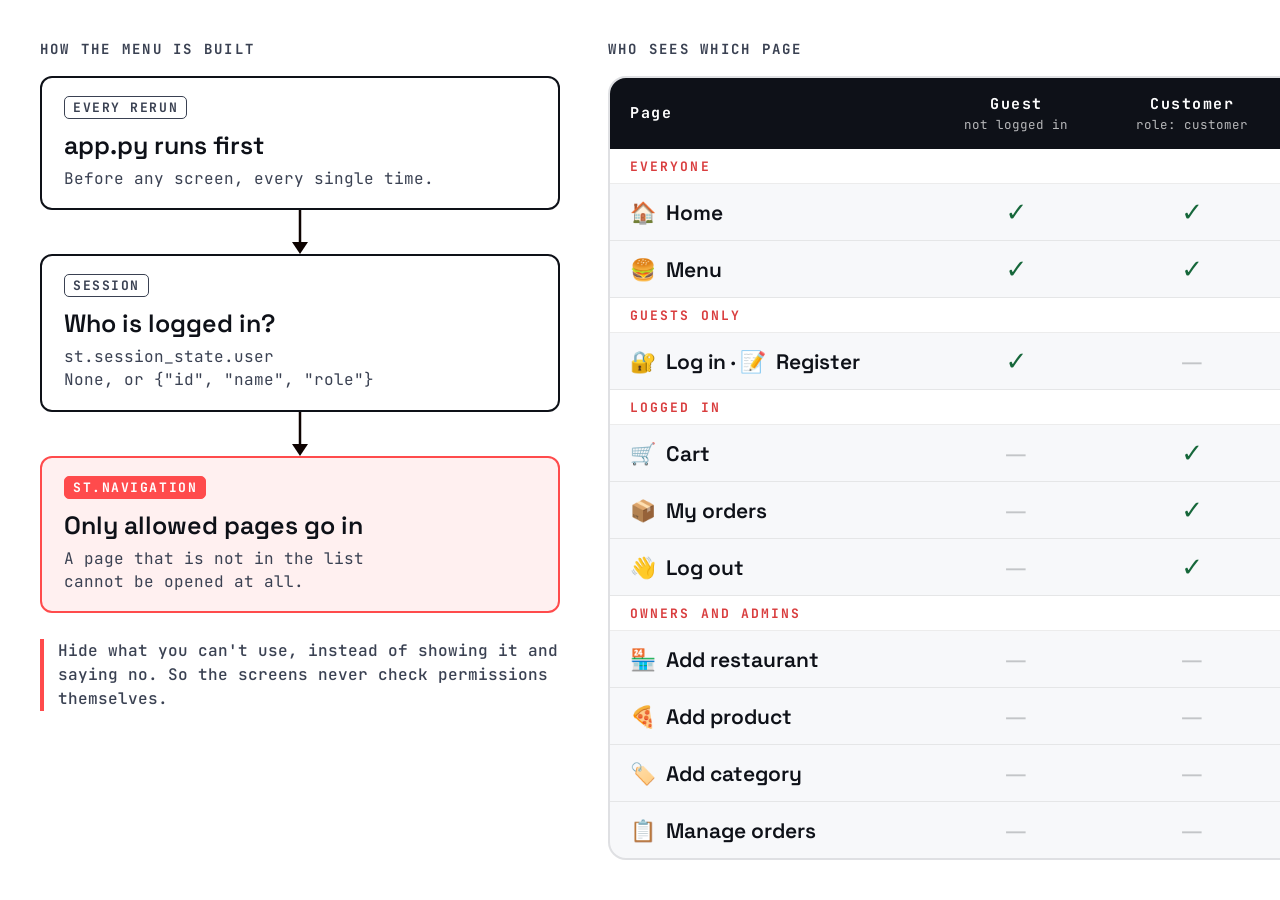
<file: docs/diagrams/page-access.html>
<!DOCTYPE html>
<html lang="en">

<head>
  <meta charset="UTF-8">
  <title>foodZILLA Page Access</title>
  <!-- TEMPLATE: BYTE.ME example diagram. Keep the visual language (lanes, chips, boxes, arrows); redraw the content from this project's code. The .canvas size is the PNG size. -->
  <link rel="stylesheet" href="../assets/brand.css">
  <style>
    html,
    body {
      margin: 0;
      background: var(--white);
    }

    .canvas {
      width: 1600px;
      height: 900px;
      box-sizing: border-box;
      padding: 40px;
      display: grid;
      grid-template-columns: 520px 1fr;
      gap: 48px;
      font-family: var(--sans);
      color: var(--ink);
    }

    .lane {
      font: 700 14px var(--mono);
      letter-spacing: 0.16em;
      color: var(--ink-soft);
      margin-bottom: 18px;
    }

    .steps {
      display: flex;
      flex-direction: column;
      gap: 0;
    }

    .step {
      background: #fff;
      border: 2.5px solid var(--ink);
      border-radius: 12px;
      padding: 18px 22px;
    }

    .step.hot {
      border-color: var(--accent);
      background: #FFF0F0;
    }

    .chip {
      display: inline-block;
      font: 700 13px var(--mono);
      letter-spacing: 0.12em;
      color: var(--ink-soft);
      border: 1.5px solid var(--ink-soft);
      border-radius: 5px;
      padding: 2px 8px;
      margin-bottom: 10px;
    }

    .step.hot .chip {
      background: var(--accent);
      border-color: var(--accent);
      color: #fff;
    }

    .step h3 {
      margin: 0 0 6px;
      font-size: 25px;
      font-weight: 600;
    }

    .step p {
      margin: 0;
      font: 400 16px/1.45 var(--mono);
      color: var(--ink-soft);
    }

    .arrow {
      height: 44px;
      display: flex;
      justify-content: center;
    }

    .arrow svg {
      display: block;
    }

    .note {
      margin-top: 26px;
      font: 500 16px/1.5 var(--mono);
      color: var(--ink-soft);
      border-left: 4px solid var(--accent);
      padding-left: 14px;
    }

    table {
      width: 100%;
      border-collapse: separate;
      border-spacing: 0;
      background: #F7F8FA;
      border: 2px solid rgba(14, 17, 24, 0.10);
      border-radius: 18px;
      overflow: hidden;
    }

    th,
    td {
      padding: 0 20px;
      height: 56px;
      border-bottom: 1.5px solid rgba(14, 17, 24, 0.08);
    }

    th {
      font: 700 15px var(--mono);
      letter-spacing: 0.1em;
      text-align: center;
      color: #fff;
      background: var(--ink);
      height: 70px;
    }

    th:first-child {
      text-align: left;
    }

    th small {
      display: block;
      font-weight: 400;
      letter-spacing: 0;
      opacity: 0.7;
      margin-top: 2px;
    }

    td {
      text-align: center;
      font-size: 26px;
    }

    td:first-child {
      text-align: left;
      font: 600 21px var(--sans);
    }

    td:first-child span {
      display: inline-block;
      width: 36px;
    }

    td code {
      font: 400 14px var(--mono);
      color: var(--ink-soft);
      margin-left: 8px;
    }

    tr.group td {
      height: 34px;
      background: #fff;
      font: 700 13px var(--mono);
      letter-spacing: 0.16em;
      color: var(--accent-dark);
      text-align: left;
    }

    .yes {
      color: #16673A;
      font-weight: 700;
    }

    .no {
      color: rgba(14, 17, 24, 0.22);
    }

    tr:last-child td {
      border-bottom: 0;
    }
  </style>
</head>

<body>
  <div class="canvas">
    <div>
      <div class="lane">HOW THE MENU IS BUILT</div>
      <div class="steps">
        <div class="step">
          <span class="chip">EVERY RERUN</span>
          <h3>app.py runs first</h3>
          <p>Before any screen, every single time.</p>
        </div>
        <div class="arrow"><svg width="20" height="44">
            <line x1="10" y1="0" x2="10" y2="34" stroke="#0D0200" stroke-width="2.5" />
            <path d="M2,32 L10,44 L18,32 z" fill="#0D0200" />
          </svg></div>
        <div class="step">
          <span class="chip">SESSION</span>
          <h3>Who is logged in?</h3>
          <p>st.session_state.user<br>None, or {"id", "name", "role"}</p>
        </div>
        <div class="arrow"><svg width="20" height="44">
            <line x1="10" y1="0" x2="10" y2="34" stroke="#0D0200" stroke-width="2.5" />
            <path d="M2,32 L10,44 L18,32 z" fill="#0D0200" />
          </svg></div>
        <div class="step hot">
          <span class="chip">ST.NAVIGATION</span>
          <h3>Only allowed pages go in</h3>
          <p>A page that is not in the list<br>cannot be opened at all.</p>
        </div>
      </div>
      <div class="note">Hide what you can't use, instead of showing it and saying no. So the screens never check
        permissions themselves.</div>
    </div>

    <div>
      <div class="lane">WHO SEES WHICH PAGE</div>
      <table>
        <tr>
          <th>Page</th>
          <th>Guest<small>not logged in</small></th>
          <th>Customer<small>role: customer</small></th>
          <th>Owner / Admin<small>restaurant_owner · admin</small></th>
        </tr>
        <tr class="group">
          <td colspan="4">EVERYONE</td>
        </tr>
        <tr>
          <td><span>🏠</span>Home</td>
          <td class="yes">✓</td>
          <td class="yes">✓</td>
          <td class="yes">✓</td>
        </tr>
        <tr>
          <td><span>🍔</span>Menu</td>
          <td class="yes">✓</td>
          <td class="yes">✓</td>
          <td class="yes">✓</td>
        </tr>
        <tr class="group">
          <td colspan="4">GUESTS ONLY</td>
        </tr>
        <tr>
          <td><span>🔐</span>Log in · <span>📝</span>Register</td>
          <td class="yes">✓</td>
          <td class="no">—</td>
          <td class="no">—</td>
        </tr>
        <tr class="group">
          <td colspan="4">LOGGED IN</td>
        </tr>
        <tr>
          <td><span>🛒</span>Cart</td>
          <td class="no">—</td>
          <td class="yes">✓</td>
          <td class="yes">✓</td>
        </tr>
        <tr>
          <td><span>📦</span>My orders</td>
          <td class="no">—</td>
          <td class="yes">✓</td>
          <td class="yes">✓</td>
        </tr>
        <tr>
          <td><span>👋</span>Log out</td>
          <td class="no">—</td>
          <td class="yes">✓</td>
          <td class="yes">✓</td>
        </tr>
        <tr class="group">
          <td colspan="4">OWNERS AND ADMINS</td>
        </tr>
        <tr>
          <td><span>🏪</span>Add restaurant</td>
          <td class="no">—</td>
          <td class="no">—</td>
          <td class="yes">✓</td>
        </tr>
        <tr>
          <td><span>🍕</span>Add product</td>
          <td class="no">—</td>
          <td class="no">—</td>
          <td class="yes">✓</td>
        </tr>
        <tr>
          <td><span>🏷️</span>Add category</td>
          <td class="no">—</td>
          <td class="no">—</td>
          <td class="yes">✓</td>
        </tr>
        <tr>
          <td><span>📋</span>Manage orders</td>
          <td class="no">—</td>
          <td class="no">—</td>
          <td class="yes">✓</td>
        </tr>
      </table>
    </div>
  </div>
</body>

</html>
</file>
<file: css/style.css>
/* ==========================================================
   SESSION 2-10: BASE STYLES, GODZILLA THEME & RECIPE CARDS
   ========================================================== */
* {
    margin: 0;
    padding: 0;
    box-sizing: border-box;
}

body {
    font-family: 'Segoe UI', Tahoma, Geneva, Verdana, sans-serif;
    /* 🔥 Dynamic Fire Background Animation */
    background: linear-gradient(135deg, #2b0000 0%, #1a0500 40%, #0d0200 100%);
    background-size: 400% 400%;
    animation: fireBackgroundShift 10s ease infinite;
    min-height: 100vh;
    padding: 20px;
}
    
.container {
    max-width: 1200px;
    margin: 0 auto;
}

/* ==========================================
   🦖 CINEMATIC GODZILLA SCENE HEADER
========================================== */
header {
    text-align: center;
    color: #ffffff;
    margin-bottom: 50px;
    padding: 95px 20px 145px 20px;
    background: linear-gradient(180deg, #040509 0%, #160303 65%, #050100 100%);
    border-radius: 24px;
    box-shadow: 0 25px 60px rgba(255, 69, 0, 0.4);
    position: relative;
    overflow: hidden;
}

/* ⚡ Background Lightning Flash Loop */
.lightning-flash {
    position: absolute;
    top: 0;
    left: 0;
    width: 100%;
    height: 100%;
    background: rgba(255, 255, 255, 0);
    z-index: 1;
    pointer-events: none;
    animation: movieLightning 6s ease-in-out infinite;
}

/* 🦖 Inline Godzilla SVG Layout Positioner */
.godzilla-monster {
    position: absolute;
    bottom: -10px;
    left: 1%;
    width: 190px;
    height: 240px;
    z-index: 2;
    filter: drop-shadow(0px 0px 12px rgba(255, 69, 0, 0.6));
    transform-origin: bottom left;
    animation: seismicRumble 0.35s linear infinite alternate;
}

/* 🔥 The Layered Atomic Fire Beam */
.atomic-fire-beam {
    position: absolute;
    bottom: 196px; 
    left: 142px;   
    width: 0%;
    height: 16px;
    border-radius: 8px;
    z-index: 3;
    background: linear-gradient(90deg, #ffffff 0%, #ffae00 30%, #ff4500 75%, #ff0000 100%);
    box-shadow: 0 0 15px #ffffff,
                0 0 30px #ffae00,
                0 0 55px #ff4500,
                0 0 80px rgba(255, 69, 0, 0.9);
    animation: fireBlastCycle 4s cubic-bezier(0.16, 1, 0.3, 1) infinite;
}

/* 🌆 Dense City Skyline Silhouette Cutout */
.skyline-buildings {
    position: absolute;
    bottom: 0;
    left: 0;
    width: 100%;
    height: 95px;
    background-color: #040508;
    clip-path: polygon(
        0% 100%, 0% 45%, 3% 45%, 3% 20%, 7% 20%, 7% 55%, 11% 55%, 11% 10%, 16% 10%, 16% 50%, 
        20% 50%, 20% 35%, 25% 35%, 25% 75%, 29% 75%, 29% 15%, 33% 15%, 33% 60%, 38% 60%, 
        38% 8%, 44% 8%, 44% 50%, 48% 50%, 48% 25%, 54% 25%, 54% 70%, 58% 70%, 58% 12%, 
        63% 12%, 63% 55%, 67% 55%, 67% 20%, 72% 20%, 72% 65%, 77% 65%, 77% 5%, 83% 5%, 
        83% 50%, 88% 50%, 88% 30%, 94% 30%, 94% 15%, 100% 15%, 100% 100%
    );
    opacity: 1;
    z-index: 4;
}

/* 💥 Title Content Frame */
.header-content {
    position: relative;
    z-index: 10;
}

header h1 {
    font-family: 'Impact', 'Arial Black', sans-serif;
    font-size: 4.6em;
    text-transform: uppercase;
    letter-spacing: 4px;
    margin-bottom: 6px;
    background: linear-gradient(180deg, #ffffff 40%, #ffaa54 100%);
    -webkit-background-clip: text;
    background-clip: text;
    -webkit-text-fill-color: transparent;
    filter: drop-shadow(0 0 15px rgba(255, 69, 0, 0.8));
    animation: screenShake 0.25s linear infinite alternate;
}

header p {
    font-family: 'Segoe UI', sans-serif;
    font-size: 1.1em;
    font-weight: 900;
    text-transform: uppercase;
    letter-spacing: 7px;
    color: #ffcc00; 
    filter: drop-shadow(0 0 10px rgba(255, 170, 0, 0.8));
}

/* ==========================================
   ⚡🔥 ELECTRIC FIRE BEAM SEARCH BAR
========================================== */
.search-container {
    text-align: center;
    margin: 0 auto 40px auto; 
    padding: 0 20px;
    max-width: 550px; 
    width: 100%;
    animation: searchBarEntrance 0.8s cubic-bezier(0.16, 1, 0.3, 1) forwards;
}

#searchBar {
    width: 100%;
    padding: 15px 26px;
    font-size: 1.15em;
    color: #ffffff; 
    text-align: left; 
    background: linear-gradient(90deg, rgba(25, 3, 2, 0.9), rgba(5, 12, 28, 0.9)); 
    backdrop-filter: blur(12px);
    -webkit-backdrop-filter: blur(12px);
    border: 2px solid transparent; 
    background-image: linear-gradient(rgba(18, 3, 2, 0.95), rgba(18, 3, 2, 0.95)), 
                      linear-gradient(90deg, #ff4500, #ffae00, #00bfff, #ffffff, #ff4500);
    background-origin: border-box;
    background-clip: padding-box, border-box;
    border-radius: 35px;
    outline: none;
    box-shadow: 0 0 20px rgba(255, 69, 0, 0.6),
                0 0 35px rgba(0, 191, 255, 0.4),
                inset 0 0 15px rgba(255, 140, 0, 0.4);
    animation: beamPulse 3s ease-in-out infinite, fireLightningShift 4s linear infinite;
    transition: transform 0.4s cubic-bezier(0.16, 1, 0.3, 1), 
                box-shadow 0.4s cubic-bezier(0.16, 1, 0.3, 1);
}

#searchBar::placeholder {
    color: rgba(255, 190, 120, 0.75);
    text-align: left;
}

#searchBar:focus {
    transform: translateY(-3px) scale(1.02);
    box-shadow: 0 0 30px rgba(255, 69, 0, 0.9),
                0 0 60px rgba(0, 191, 255, 0.8),  
                0 0 90px rgba(255, 255, 255, 0.6),
                inset 0 0 25px rgba(255, 255, 255, 0.5); 
    animation: beamPulseIntense 1.5s ease-in-out infinite, fireLightningShift 2s linear infinite, lightningCrackle 0.15s steps(2) infinite;
}

/* ==========================================
   🎬 MOVIE KEYFRAME SCRIPTS
========================================== */
@keyframes fireBackgroundShift {
    0% { background-position: 0% 50%; }
    50% { background-position: 100% 50%; }
    100% { background-position: 0% 50%; }
}

@keyframes movieLightning {
    0%, 93%, 95%, 97%, 100% { background: rgba(255, 255, 255, 0); }
    94%, 96% { background: rgba(255, 120, 0, 0.25); }
}

@keyframes fireBlastCycle {
    0%, 100% { width: 0%; opacity: 0; }
    18%, 65% { width: 80%; opacity: 1; } 
    70% { width: 80%; opacity: 0; }
}

@keyframes screenShake {
    0% { transform: translate(0.5px, 0.5px); }
    100% { transform: translate(-0.5px, -0.5px); }
}

@keyframes seismicRumble {
    0% { transform: scale(1) translateY(0); }
    100% { transform: scale(1.01) translateY(0.5px); }
}

@keyframes searchBarEntrance {
    from { opacity: 0; transform: translateY(20px); }
    to { opacity: 1; transform: translateY(0); }
}

@keyframes fireLightningShift {
    0% { background-position: 0% 0%, 0% 0%; }
    100% { background-position: 0% 0%, 300% 0%; }
}

@keyframes beamPulse {
    0%, 100% {
        box-shadow: 0 0 15px rgba(255, 69, 0, 0.5), 0 0 30px rgba(0, 191, 255, 0.3), inset 0 0 12px rgba(255, 140, 0, 0.3);
    }
    50% {
        box-shadow: 0 0 25px rgba(255, 69, 0, 0.8), 0 0 50px rgba(0, 191, 255, 0.6), inset 0 0 22px rgba(255, 255, 255, 0.5);
    }
}

@keyframes beamPulseIntense {
    0%, 100% {
        box-shadow: 0 0 30px rgba(255, 69, 0, 0.9), 0 0 60px rgba(0, 191, 255, 0.8), 0 0 90px rgba(255, 255, 255, 0.5), inset 0 0 20px rgba(255, 255, 255, 0.6);
    }
    50% {
        box-shadow: 0 0 45px rgba(255, 69, 0, 1), 0 0 85px rgba(0, 191, 255, 1), 0 0 120px rgba(255, 255, 255, 0.8), inset 0 0 35px rgba(0, 191, 255, 0.8);
    }
}

@keyframes lightningCrackle {
    0% { filter: brightness(1); }
    50% { filter: brightness(1.4) drop-shadow(0 0 12px rgba(0, 191, 255, 0.95)); }
    100% { filter: brightness(1); }
}

/* ==========================================
   📂 NAVIGATION AND CATEGORIES
========================================== */
.categories {
    display: flex;
    justify-content: center;
    gap: 15px;
    margin-bottom: 40px;
    flex-wrap: wrap;
}

.category-btn {
    padding: 12px 30px;
    border: none;
    border-radius: 25px;
    background: rgba(255, 255, 255, 0.9);
    color: #8b0000;
    font-size: 1.1em;
    font-weight: bold;
    cursor: pointer;
    transition: all 0.3s ease;
    box-shadow: 0 4px 10px rgba(255, 69, 0, 0.2);
}

.category-btn:hover {
    transform: translateY(-3px);
    box-shadow: 0 6px 15px rgba(255, 140, 0, 0.4);
    background: #ffffff;
}

.category-btn.active {
    background: linear-gradient(135deg, #ff4500 0%, #8b0000 100%);
    color: white;
    box-shadow: 0 6px 15px rgba(255, 69, 0, 0.5);
}

/* ==========================================
   🖼️ RECIPE GRID DISPLAY CARDS
========================================== */
.recipes-grid {
    display: grid;
    grid-template-columns: repeat(auto-fill, minmax(280px, 1fr));
    gap: 25px;
    margin-bottom: 40px;
}

.recipe-card {
    background: #150502;
    border: 1px solid rgba(255, 69, 0, 0.3);
    border-radius: 15px;
    overflow: hidden;
    box-shadow: 0 5px 20px rgba(0,0,0,0.5);
    cursor: pointer;
    transition: all 0.3s ease;
}

.recipe-card:hover {
    transform: translateY(-5px);
    border-color: rgba(255, 140, 0, 0.8);
    box-shadow: 0 10px 25px rgba(255, 69, 0, 0.4);
}

.recipe-image {
    width: 100%;
    height: 200px;
    display: flex;
    align-items: center;
    justify-content: center;
    overflow: hidden;
}

.recipe-image img {
    width: 100%;
    height: 100%;
    object-fit: cover;
}

.recipe-content {
    padding: 20px;
}

.recipe-content h3 {
    color: #ffaa54;
    margin-bottom: 10px;
    font-size: 1.3em;
}

.recipe-content p {
    color: #cccccc;
    font-size: 0.95em;
    line-height: 1.5;
}

/* ==========================================
   📱 POPUP MODAL ARCHITECTURE
========================================== */
.modal {
    display: none;
    position: fixed;
    top: 0;
    left: 0;
    width: 100%;
    height: 100%;
    background: rgba(0,0,0,0.8);
    backdrop-filter: blur(5px);
    z-index: 1000;
    align-items: center;
    justify-content: center;
    padding: 20px;
}

.modal.active {
    display: flex;
}

.modal-content {
    background: #140402;
    border: 1px solid rgba(255, 69, 0, 0.4);
    border-radius: 20px;
    max-width: 600px;
    width: 100%;
    max-height: 90vh;
    overflow-y: auto;
    position: relative;
    animation: slideIn 0.3s ease;
    box-shadow: 0 15px 40px rgba(255, 69, 0, 0.3);
}

@keyframes slideIn {
    from {
        transform: translateY(-50px);
        opacity: 0;
    }
    to {
        transform: translateY(0);
        opacity: 1;
    }
}

.modal-header {
    background: linear-gradient(135deg, #ff4500 0%, #5a0000 100%);
    color: white;
    padding: 30px;
    text-align: center;
    position: relative;
}

.close-btn {
    position: absolute;
    top: 15px;
    left: 15px;
    background: rgba(255,255,255,0.2);
    border: none;
    color: white;
    font-size: 1.5em;
    width: 35px;
    height: 35px;
    border-radius: 50%;
    cursor: pointer;
    transition: all 0.3s;
}

.close-btn:hover {
    background: rgba(255,255,255,0.4);
}

.modal-body {
    padding: 30px;
}

.modal-body h4 {
    color: #ffaa54;
    margin-top: 20px;
    margin-bottom: 10px;
    font-size: 1.2em;
}

.modal-body ul,
.modal-body ol {
    margin-left: 20px;
    margin-bottom: 20px;
}

.modal-body li {
    margin-bottom: 8px;
    color: #dddddd;
    line-height: 1.6;
}

.recipe-video-wrapper {
    margin: 20px 0 24px;
}

.recipe-video {
    width: 100%;
    aspect-ratio: 16 / 9;
    height: auto;
    min-height: 220px;
    border: 0;
    border-radius: 12px;
    box-shadow: 0 10px 25px rgba(255, 69, 0, 0.2);
    background: #000;
    display: block;
}

.recipe-video-empty {
    color: #d9d9d9;
    background: rgba(255, 255, 255, 0.05);
    border: 1px dashed rgba(255, 170, 84, 0.6);
    border-radius: 10px;
    padding: 12px 14px;
    margin: 0;
}

/* ==========================================
   ⚠️ EMPTY STATE
========================================== */
.empty-state {
    text-align: center;
    color: white;
    padding: 60px 20px;
}

.empty-state h2 {
    font-size: 2em;
    margin-bottom: 10px;
    color: #ffaa54;
}

/* ==========================================================
   SESSION 9-10: CART SYSTEM & BUY NOW (TOP BAR & DRAWER)
   ========================================================== */

/* 1. Top Navigation & Cart Button */
.top-nav {
    position: sticky;
    top: 0;
    z-index: 100;
    margin: -20px -20px 25px -20px;
    padding: 12px 24px;
    background: rgba(12, 2, 1, 0.9);
    border-bottom: 2px solid #ff4500;
    display: flex;
    justify-content: space-between;
    align-items: center;
}

.top-logo {
    font-family: 'Impact', sans-serif;
    font-size: 1.6em;
    color: white;
}

.top-logo span {
    color: #ff4500;
}

.logo-link {
    color: inherit;
    text-decoration: none;
    display: inline-flex;
    align-items: center;
}

.top-nav-links {
    display: flex;
    align-items: center;
    gap: 8px;
}

.nav-link {
    color: #ffd8bf;
    text-decoration: none;
    font-weight: 700;
    font-size: 0.92rem;
    padding: 6px 14px;
    border-radius: 20px;
    transition: all 0.25s ease;
    border: 1px solid transparent;
}

.nav-link:hover {
    color: #ffffff;
    background: rgba(255, 69, 0, 0.25);
    border-color: rgba(255, 170, 84, 0.4);
}

.nav-link.active {
    color: #ffffff;
    background: linear-gradient(135deg, #ff4500, #ff7a00);
    box-shadow: 0 0 12px rgba(255, 69, 0, 0.5);
    border-color: rgba(255, 200, 150, 0.5);
}

.nav-hotline-pill {
    display: inline-flex;
    align-items: center;
    gap: 6px;
    background: linear-gradient(135deg, #cc1100, #ff4500);
    color: #ffffff;
    text-decoration: none;
    padding: 7px 15px;
    border-radius: 20px;
    font-weight: 800;
    font-size: 0.9rem;
    letter-spacing: 0.5px;
    border: 1px solid rgba(255, 210, 160, 0.5);
    box-shadow: 0 0 12px rgba(255, 69, 0, 0.6);
    animation: hotlineGlow 2.2s infinite ease-in-out;
    transition: transform 0.2s, box-shadow 0.2s;
}

.nav-hotline-pill:hover {
    transform: scale(1.06);
    box-shadow: 0 0 20px rgba(255, 174, 0, 0.9);
    color: #fff;
}

@keyframes hotlineGlow {
    0%, 100% { box-shadow: 0 0 10px rgba(255, 69, 0, 0.5); }
    50% { box-shadow: 0 0 22px rgba(255, 174, 0, 0.95); }
}

.top-cart-btn {
    background: #ff4500;
    color: white;
    border: none;
    padding: 8px 18px;
    border-radius: 20px;
    font-weight: bold;
    font-size: 1em;
    cursor: pointer;
}

.top-nav-actions {
    display: flex;
    align-items: center;
    gap: 10px;
}

.account-btn {
    max-width: 180px;
    overflow: hidden;
    text-overflow: ellipsis;
    white-space: nowrap;
    padding: 8px 14px;
    border: 1px solid rgba(255, 170, 84, 0.7);
    border-radius: 20px;
    background: transparent;
    color: #ffcc91;
    font-weight: bold;
    cursor: pointer;
}

.account-overlay {
    display: none;
    position: fixed;
    inset: 0;
    z-index: 1200;
    align-items: center;
    justify-content: center;
    padding: 18px;
    background: rgba(5, 3, 2, 0.84);
    backdrop-filter: blur(8px);
}

.account-overlay.active {
    display: flex;
}

.account-panel {
    position: relative;
    width: min(100%, 520px);
    max-height: 92vh;
    overflow-y: auto;
    padding: 34px;
    border: 1px solid rgba(255, 170, 84, 0.48);
    border-radius: 12px;
    color: #fff;
    background: linear-gradient(145deg, #24100a, #100908 72%);
    box-shadow: 0 24px 70px rgba(0, 0, 0, 0.65);
    animation: slideIn 0.25s ease;
}

.account-close-btn {
    position: absolute;
    top: 12px;
    right: 14px;
    width: 36px;
    height: 36px;
    border: 0;
    background: transparent;
    color: #fff;
    font-size: 1.8rem;
    cursor: pointer;
}

.account-kicker {
    margin-bottom: 8px;
    color: #ffae00;
    font-size: 0.75rem;
    font-weight: 800;
    letter-spacing: 2px;
}

.account-panel h2 {
    color: #fff;
    font-size: 1.9rem;
}

.account-intro {
    margin: 5px 0 22px;
    color: #d1c3bb;
}

.account-form {
    display: grid;
    grid-template-columns: 1fr 1fr;
    gap: 14px;
}

.account-form label,
.delivery-form label {
    display: grid;
    gap: 6px;
    color: #f4d8c4;
    font-size: 0.88rem;
    font-weight: 700;
}

.account-form input,
.delivery-form input {
    width: 100%;
    min-width: 0;
    padding: 11px 12px;
    border: 1px solid rgba(255, 170, 84, 0.34);
    border-radius: 6px;
    outline: none;
    background: #100b09;
    color: white;
    font: inherit;
}

.account-form input:focus,
.delivery-form input:focus {
    border-color: #ffae00;
    box-shadow: 0 0 0 2px rgba(255, 174, 0, 0.16);
}

.password-control {
    position: relative;
}

.password-control input {
    padding-right: 44px;
}

.password-toggle {
    position: absolute;
    top: 50%;
    right: 6px;
    display: grid;
    width: 34px;
    height: 34px;
    place-items: center;
    transform: translateY(-50%);
    border: 0;
    border-radius: 4px;
    background: transparent;
    color: #ffcc91;
    cursor: pointer;
}

.password-toggle:hover,
.password-toggle:focus-visible {
    background: rgba(255, 170, 84, 0.14);
    outline: none;
}

.password-toggle svg {
    width: 19px;
    height: 19px;
    fill: none;
    stroke: currentColor;
    stroke-linecap: round;
    stroke-linejoin: round;
    stroke-width: 1.8;
}

.field-hint {
    color: #b8a69b;
    font-size: 0.75rem;
    font-weight: 400;
}

.account-message {
    grid-column: 1 / -1;
    min-height: 1em;
    color: #ffae00;
    font-size: 0.85rem;
}

.account-submit-btn {
    grid-column: 1 / -1;
    padding: 12px;
    border: 0;
    border-radius: 6px;
    background: #ff4500;
    color: white;
    font-weight: 800;
    cursor: pointer;
}

.cart-badge {
    background: white;
    color: #ff4500;
    border-radius: 10px;
    padding: 2px 7px;
    margin-left: 5px;
}

/* 2. Recipe Card Actions & Price */
.recipe-price {
    color: #ffae00;
    font-size: 1.1em;
    font-weight: bold;
    margin: 6px 0;
}

.card-actions {
    display: flex;
    gap: 8px;
    margin-top: 10px;
}

.btn-card-add, .btn-card-buy {
    flex: 1;
    padding: 8px;
    border-radius: 6px;
    font-weight: bold;
    font-size: 0.85em;
    cursor: pointer;
    border: none;
}

.btn-card-add {
    background: #2b0b00;
    color: #ffaa54;
    border: 1px solid #ffaa54;
}

.btn-card-buy {
    background: #ff4500;
    color: white;
}

/* 3. Modal Actions */
.modal-actions {
    display: flex;
    gap: 10px;
    margin-top: 20px;
}

.modal-actions button {
    flex: 1;
    padding: 12px;
    border-radius: 20px;
    font-weight: bold;
    border: none;
    cursor: pointer;
    font-size: 1em;
}

.add-cart-btn {
    background: #ffaa54;
    color: #000;
}

.buy-now-btn {
    background: #ff4500;
    color: white;
}

/* 4. Cart Drawer & Overlay */
.cart-overlay {
    display: none;
    position: fixed;
    top: 0;
    left: 0;
    width: 100%;
    height: 100%;
    background: rgba(0, 0, 0, 0.7);
    z-index: 1000;
}

.cart-overlay.active {
    display: block;
}

.cart-drawer {
    position: fixed;
    top: 0;
    right: -360px;
    width: 340px;
    height: 100vh;
    background: #140402;
    border-left: 2px solid #ff4500;
    z-index: 1001;
    display: flex;
    flex-direction: column;
    padding: 16px;
    color: white;
    transition: right 0.3s ease;
}

.cart-drawer.active {
    right: 0;
}

.cart-header {
    display: flex;
    justify-content: space-between;
    align-items: center;
    border-bottom: 1px solid #ff4500;
    padding-bottom: 10px;
}

.cart-delivery {
    padding: 12px 0;
    border-bottom: 1px solid rgba(255, 170, 84, 0.28);
    color: #d9ccc4;
    font-size: 0.82rem;
    line-height: 1.5;
}

.delivery-heading,
.delivery-form-actions {
    display: flex;
    justify-content: space-between;
    align-items: center;
    gap: 8px;
}

.delivery-heading h4 {
    color: #ffaa54;
    font-size: 0.95rem;
}

.delivery-recipient {
    margin-top: 5px;
    color: #fff;
    font-weight: 700;
}

.delivery-empty {
    margin: 5px 0 8px;
}

.delivery-edit,
.delivery-action,
.delivery-cancel {
    padding: 5px 10px;
    border: 1px solid rgba(255, 170, 84, 0.6);
    border-radius: 5px;
    background: transparent;
    color: #ffcc91;
    font: inherit;
    cursor: pointer;
}

.delivery-form {
    display: grid;
    gap: 9px;
    margin-top: 10px;
}

.delivery-form input {
    padding: 8px;
    font-size: 0.82rem;
}

.delivery-form-actions {
    justify-content: flex-start;
    margin-top: 2px;
}

.delivery-form-actions .delivery-action {
    background: #ff4500;
    border-color: #ff4500;
    color: white;
}

.cart-close-btn {
    background: none;
    border: none;
    color: white;
    font-size: 1.5em;
    cursor: pointer;
}

.cart-items {
    flex: 1;
    overflow-y: auto;
    padding: 12px 0;
}

.cart-item {
    display: flex;
    align-items: center;
    gap: 10px;
    background: #250904;
    padding: 8px;
    border-radius: 8px;
    margin-bottom: 10px;
}

.cart-item img {
    width: 45px;
    height: 45px;
    object-fit: cover;
    border-radius: 6px;
}

.cart-item-details {
    flex: 1;
}

.cart-item-details h4 {
    font-size: 0.9em;
    color: #ffaa54;
}

.cart-item-details p {
    font-size: 0.8em;
    color: #ccc;
}

.cart-qty-buttons {
    display: flex;
    align-items: center;
    gap: 5px;
}

.cart-qty-buttons button {
    background: #ff4500;
    color: white;
    border: none;
    width: 22px;
    height: 22px;
    border-radius: 4px;
    cursor: pointer;
    font-weight: bold;
}

.remove-btn {
    background: none;
    border: none;
    color: #ff6666;
    font-size: 1.2em;
    cursor: pointer;
    padding: 0 4px;
}

.cart-footer {
    border-top: 1px solid #ff4500;
    padding-top: 12px;
}

.cart-summary {
    display: flex;
    flex-direction: column;
    gap: 6px;
    margin-bottom: 12px;
}

.cart-summary-row {
    display: flex;
    justify-content: space-between;
    font-size: 0.88em;
    color: #d0c0b8;
}

.cart-summary-row span:last-child {
    color: #ffaa54;
    font-weight: 600;
}

.cart-total-row {
    display: flex;
    justify-content: space-between;
    font-size: 1.15em;
    font-weight: bold;
    margin-top: 4px;
    padding-top: 8px;
    border-top: 1px dashed rgba(255, 69, 0, 0.45);
}

.cart-total-row span:last-child {
    color: #ffae00;
}

.cart-footer-buttons {
    display: flex;
    gap: 8px;
}

.cart-footer-buttons button {
    flex: 1;
    padding: 10px;
    border-radius: 8px;
    border: none;
    font-weight: bold;
    cursor: pointer;
}

.btn-checkout {
    background: #ff4500;
    color: white;
}

.btn-clear {
    background: #333;
    color: #ccc;
}

@media (max-width: 520px) {
    .top-nav {
        padding: 10px 12px;
    }

    .top-logo {
        font-size: 1.25em;
    }

    .top-nav-actions {
        gap: 6px;
    }

    .account-btn,
    .top-cart-btn {
        padding: 7px 10px;
        font-size: 0.85em;
    }

    .account-panel {
        padding: 30px 20px 22px;
    }

    .account-form {
        grid-template-columns: 1fr;
        gap: 11px;
    }

    .account-message,
    .account-submit-btn {
        grid-column: auto;
    }

    .cart-drawer {
        width: min(100%, 360px);
        right: min(-380px, -100vw);
    }

    .cart-drawer.active {
        right: 0;
    }

    .top-nav {
        flex-wrap: wrap;
        gap: 10px;
    }

    .top-nav-links {
        order: 3;
        width: 100%;
        justify-content: center;
        padding-top: 8px;
        border-top: 1px solid rgba(255, 69, 0, 0.25);
    }
}

/* ==========================================================
   CONTACT PAGE & HOTLINE & HORIZONTAL MENU STYLES
   ========================================================== */

/* Page Section Layout */
.contact-section {
    margin-bottom: 45px;
}

.section-title-wrap {
    text-align: center;
    margin-bottom: 25px;
}

.section-kicker {
    display: inline-block;
    color: #ffae00;
    font-size: 0.8rem;
    font-weight: 800;
    letter-spacing: 2.5px;
    text-transform: uppercase;
    margin-bottom: 8px;
    background: rgba(255, 174, 0, 0.1);
    padding: 4px 14px;
    border-radius: 12px;
    border: 1px solid rgba(255, 174, 0, 0.3);
}

.section-title {
    color: #ffffff;
    font-size: 2.1rem;
    font-weight: 800;
    text-shadow: 0 0 20px rgba(255, 69, 0, 0.5);
    margin-bottom: 8px;
}

.section-subtitle {
    color: #d1c3bb;
    font-size: 1rem;
    max-width: 650px;
    margin: 0 auto;
}

/* 1. HOTLINE HERO CARD */
.hotline-hero-card {
    position: relative;
    background: radial-gradient(circle at 50% 20%, #3a0d04 0%, #170402 70%, #0d0201 100%);
    border: 2px solid #ff4500;
    border-radius: 24px;
    padding: 40px 30px;
    text-align: center;
    box-shadow: 0 15px 45px rgba(255, 69, 0, 0.35), inset 0 0 35px rgba(255, 69, 0, 0.15);
    overflow: hidden;
    margin-bottom: 40px;
}

.hotline-hero-card::before {
    content: '';
    position: absolute;
    top: -50%;
    left: -50%;
    width: 200%;
    height: 200%;
    background: radial-gradient(circle, rgba(255, 174, 0, 0.08) 0%, transparent 65%);
    pointer-events: none;
    animation: rotateAura 15s linear infinite;
}

@keyframes rotateAura {
    from { transform: rotate(0deg); }
    to { transform: rotate(360deg); }
}

.hotline-badge-top {
    display: inline-flex;
    align-items: center;
    gap: 8px;
    background: rgba(255, 69, 0, 0.25);
    border: 1px solid #ff4500;
    color: #ffcc91;
    font-size: 0.85rem;
    font-weight: 800;
    padding: 6px 18px;
    border-radius: 20px;
    letter-spacing: 1px;
    margin-bottom: 16px;
}

.hotline-main-number-wrap {
    margin: 15px 0 25px;
}

.hotline-number-display {
    display: inline-flex;
    align-items: center;
    justify-content: center;
    gap: 14px;
    font-family: 'Impact', sans-serif;
    font-size: clamp(3.2rem, 9vw, 5.5rem);
    letter-spacing: 4px;
    background: linear-gradient(180deg, #ffffff 15%, #ffae00 60%, #ff4500 100%);
    -webkit-background-clip: text;
    background-clip: text;
    -webkit-text-fill-color: transparent;
    filter: drop-shadow(0 0 20px rgba(255, 69, 0, 0.8));
    text-decoration: none;
    transition: transform 0.25s ease, filter 0.25s ease;
}

.hotline-number-display:hover {
    transform: scale(1.04);
    filter: drop-shadow(0 0 30px rgba(255, 174, 0, 1));
}

.hotline-number-display .phone-icon {
    font-size: 0.8em;
    -webkit-text-fill-color: #ffae00;
    animation: phoneShake 2s infinite ease-in-out;
}

@keyframes phoneShake {
    0%, 100% { transform: rotate(0deg); }
    10% { transform: rotate(-15deg); }
    20% { transform: rotate(15deg); }
    30% { transform: rotate(-10deg); }
    40% { transform: rotate(10deg); }
    50% { transform: rotate(0deg); }
}

.hotline-buttons-row {
    display: flex;
    justify-content: center;
    align-items: center;
    gap: 16px;
    flex-wrap: wrap;
    margin-bottom: 30px;
}

.btn-hotline-call {
    display: inline-flex;
    align-items: center;
    gap: 10px;
    background: linear-gradient(135deg, #ff4500 0%, #ff7a00 100%);
    color: #ffffff;
    font-size: 1.25rem;
    font-weight: 800;
    padding: 16px 36px;
    border-radius: 35px;
    text-decoration: none;
    border: 2px solid rgba(255, 255, 255, 0.4);
    box-shadow: 0 0 25px rgba(255, 69, 0, 0.7);
    transition: all 0.25s ease;
    cursor: pointer;
}

.btn-hotline-call:hover {
    transform: translateY(-3px) scale(1.03);
    box-shadow: 0 0 35px rgba(255, 174, 0, 0.9);
}

.btn-hotline-whatsapp {
    display: inline-flex;
    align-items: center;
    gap: 8px;
    background: #25D366;
    color: #ffffff;
    font-size: 1.05rem;
    font-weight: 700;
    padding: 15px 28px;
    border-radius: 35px;
    text-decoration: none;
    border: none;
    box-shadow: 0 0 20px rgba(37, 211, 102, 0.45);
    transition: all 0.25s ease;
}

.btn-hotline-whatsapp:hover {
    transform: translateY(-3px);
    box-shadow: 0 0 30px rgba(37, 211, 102, 0.75);
}

.btn-hotline-copy {
    display: inline-flex;
    align-items: center;
    gap: 8px;
    background: rgba(255, 255, 255, 0.08);
    color: #ffd8bf;
    font-size: 1rem;
    font-weight: 700;
    padding: 14px 22px;
    border-radius: 35px;
    border: 1px solid rgba(255, 170, 84, 0.45);
    cursor: pointer;
    transition: all 0.25s ease;
}

.btn-hotline-copy:hover {
    background: rgba(255, 170, 84, 0.2);
    color: #ffffff;
    border-color: #ffae00;
}

.hotline-perks-strip {
    display: grid;
    grid-template-columns: repeat(auto-fit, minmax(200px, 1fr));
    gap: 16px;
    padding-top: 25px;
    border-top: 1px dashed rgba(255, 170, 84, 0.35);
}

.hotline-perk {
    display: flex;
    align-items: center;
    justify-content: center;
    gap: 10px;
    color: #e8dcd5;
    font-size: 0.95rem;
    font-weight: 600;
}

.hotline-perk-icon {
    font-size: 1.4rem;
}

/* 2. MAP SECTION (Clicks open on Google Maps) */
.map-card-wrapper {
    background: linear-gradient(160deg, #1d0703 0%, #0e0302 100%);
    border: 2px solid rgba(255, 69, 0, 0.5);
    border-radius: 20px;
    padding: 24px;
    box-shadow: 0 15px 40px rgba(0, 0, 0, 0.6);
}

.branch-nav-tabs {
    display: flex;
    gap: 10px;
    margin-bottom: 18px;
    flex-wrap: wrap;
}

.branch-tab-btn {
    background: rgba(255, 255, 255, 0.06);
    color: #ffcc91;
    border: 1px solid rgba(255, 170, 84, 0.3);
    padding: 10px 18px;
    border-radius: 20px;
    font-size: 0.9rem;
    font-weight: 700;
    cursor: pointer;
    transition: all 0.2s ease;
}

.branch-tab-btn.active, .branch-tab-btn:hover {
    background: #ff4500;
    color: #fff;
    border-color: #ffae00;
    box-shadow: 0 0 14px rgba(255, 69, 0, 0.5);
}

/* Clickable Map Frame */
.interactive-map-link {
    display: block;
    position: relative;
    border-radius: 16px;
    overflow: hidden;
    border: 2px solid #ff4500;
    cursor: pointer;
    text-decoration: none;
    box-shadow: 0 0 25px rgba(255, 69, 0, 0.3);
    transition: transform 0.25s ease, box-shadow 0.25s ease, border-color 0.25s ease;
}

.interactive-map-link:hover {
    transform: translateY(-4px);
    box-shadow: 0 12px 35px rgba(255, 69, 0, 0.6);
    border-color: #ffae00;
}

.interactive-map-link iframe {
    width: 100%;
    height: 380px;
    border: none;
    display: block;
    pointer-events: none; /* Allows click to pass to outer link! */
    filter: contrast(1.05) saturate(1.1);
}

.map-floating-overlay {
    position: absolute;
    top: 16px;
    right: 16px;
    background: rgba(15, 3, 2, 0.88);
    backdrop-filter: blur(8px);
    border: 1px solid #ffae00;
    color: #ffffff;
    padding: 10px 18px;
    border-radius: 30px;
    font-weight: 800;
    font-size: 0.95rem;
    display: flex;
    align-items: center;
    gap: 8px;
    box-shadow: 0 6px 20px rgba(0, 0, 0, 0.6);
    animation: pulseBadge 2.4s infinite ease-in-out;
}

@keyframes pulseBadge {
    0%, 100% { transform: scale(1); }
    50% { transform: scale(1.05); box-shadow: 0 0 18px rgba(255, 174, 0, 0.8); }
}

.map-click-banner {
    position: absolute;
    bottom: 0;
    left: 0;
    right: 0;
    background: linear-gradient(180deg, transparent 0%, rgba(13, 2, 1, 0.92) 50%, #0d0201 100%);
    padding: 24px 20px 16px;
    display: flex;
    justify-content: space-between;
    align-items: center;
    flex-wrap: wrap;
    gap: 12px;
}

.map-location-meta {
    color: #fff;
}

.map-location-meta h4 {
    font-size: 1.15rem;
    color: #ffae00;
    margin-bottom: 4px;
}

.map-location-meta p {
    font-size: 0.9rem;
    color: #e0d0c8;
}

.map-action-badge {
    background: #ff4500;
    color: #fff;
    padding: 9px 20px;
    border-radius: 20px;
    font-size: 0.9rem;
    font-weight: 800;
    display: inline-flex;
    align-items: center;
    gap: 6px;
    box-shadow: 0 0 15px rgba(255, 69, 0, 0.6);
}

.interactive-map-link:hover .map-action-badge {
    background: #ffae00;
    color: #000;
}

/* 3. HORIZONTAL MENU (Small picture, name, and price) */
.hmenu-section-container {
    background: linear-gradient(165deg, #1b0704 0%, #0e0302 100%);
    border: 2px solid rgba(255, 69, 0, 0.4);
    border-radius: 24px;
    padding: 30px 24px;
    box-shadow: 0 15px 45px rgba(0, 0, 0, 0.5);
    margin-bottom: 40px;
}

.hmenu-filter-bar {
    display: flex;
    justify-content: center;
    gap: 8px;
    margin-bottom: 20px;
    flex-wrap: wrap;
}

.hmenu-filter-btn {
    background: rgba(255, 255, 255, 0.05);
    color: #ffd8bf;
    border: 1px solid rgba(255, 170, 84, 0.3);
    padding: 8px 16px;
    border-radius: 20px;
    font-size: 0.88rem;
    font-weight: 700;
    cursor: pointer;
    transition: all 0.2s ease;
}

.hmenu-filter-btn.active, .hmenu-filter-btn:hover {
    background: #ff4500;
    color: #fff;
    border-color: #ffae00;
    box-shadow: 0 0 10px rgba(255, 69, 0, 0.4);
}

.hmenu-carousel-controls {
    display: flex;
    justify-content: space-between;
    align-items: center;
    margin-bottom: 12px;
}

.hmenu-scroll-btn {
    background: #250803;
    border: 1px solid #ff4500;
    color: #ffae00;
    width: 38px;
    height: 38px;
    border-radius: 50%;
    display: flex;
    align-items: center;
    justify-content: center;
    cursor: pointer;
    font-size: 1.1rem;
    font-weight: 900;
    transition: all 0.2s;
    box-shadow: 0 0 10px rgba(255, 69, 0, 0.3);
}

.hmenu-scroll-btn:hover {
    background: #ff4500;
    color: #ffffff;
    box-shadow: 0 0 16px rgba(255, 174, 0, 0.7);
    transform: scale(1.1);
}

.hmenu-scroll-hint {
    color: #ffcc91;
    font-size: 0.85rem;
    font-weight: 600;
    display: flex;
    align-items: center;
    gap: 6px;
}

/* Horizontal Track */
.horizontal-menu-track {
    display: flex;
    gap: 16px;
    overflow-x: auto;
    scroll-behavior: smooth;
    padding: 8px 4px 18px 4px;
    scroll-snap-type: x mandatory;
    scrollbar-width: thin;
    scrollbar-color: #ff4500 #150503;
}

.horizontal-menu-track::-webkit-scrollbar {
    height: 8px;
}

.horizontal-menu-track::-webkit-scrollbar-track {
    background: #150503;
    border-radius: 4px;
}

.horizontal-menu-track::-webkit-scrollbar-thumb {
    background: linear-gradient(90deg, #ff4500, #ffae00);
    border-radius: 4px;
}

/* Single Item: Small picture, Name, Price */
.horizontal-menu-card {
    flex: 0 0 300px;
    max-width: 310px;
    scroll-snap-align: start;
    display: flex;
    align-items: center;
    gap: 14px;
    background: linear-gradient(145deg, #220904 0%, #120402 100%);
    border: 1.5px solid rgba(255, 170, 84, 0.35);
    border-radius: 14px;
    padding: 12px 14px;
    transition: all 0.25s ease;
    box-shadow: 0 4px 15px rgba(0, 0, 0, 0.3);
}

.horizontal-menu-card:hover {
    transform: translateY(-4px);
    border-color: #ffae00;
    box-shadow: 0 8px 25px rgba(255, 69, 0, 0.45);
    background: linear-gradient(145deg, #2c0c05 0%, #170503 100%);
}

.hmenu-thumb {
    width: 62px;
    height: 62px;
    min-width: 62px;
    object-fit: cover;
    border-radius: 10px;
    border: 2px solid rgba(255, 69, 0, 0.6);
    box-shadow: 0 0 10px rgba(255, 69, 0, 0.3);
}

.hmenu-details {
    flex: 1;
    min-width: 0;
}

.hmenu-name {
    color: #ffffff;
    font-size: 0.98rem;
    font-weight: 700;
    text-transform: capitalize;
    white-space: nowrap;
    overflow: hidden;
    text-overflow: ellipsis;
    margin-bottom: 3px;
}

.hmenu-cal {
    color: #baa396;
    font-size: 0.78rem;
    margin-bottom: 4px;
}

.hmenu-price {
    color: #ffae00;
    font-weight: 800;
    font-size: 1.05rem;
}

.hmenu-add-btn {
    background: #ff4500;
    color: #ffffff;
    border: none;
    padding: 8px 12px;
    border-radius: 8px;
    font-weight: 800;
    font-size: 0.85rem;
    cursor: pointer;
    transition: all 0.2s;
    white-space: nowrap;
}

.hmenu-add-btn:hover {
    background: #ffae00;
    color: #000;
    transform: scale(1.08);
}

/* 4. DELIVERY PRICES SECTION */
.delivery-pricing-card {
    background: linear-gradient(160deg, #1c0603 0%, #0d0201 100%);
    border: 2px solid rgba(255, 69, 0, 0.45);
    border-radius: 24px;
    padding: 34px 26px;
    box-shadow: 0 15px 45px rgba(0, 0, 0, 0.55);
    margin-bottom: 40px;
}

/* Calculator Box */
.delivery-calc-box {
    background: rgba(36, 12, 7, 0.7);
    border: 1px solid rgba(255, 170, 84, 0.4);
    border-radius: 16px;
    padding: 22px;
    margin-bottom: 30px;
    display: grid;
    grid-template-columns: 1fr 1fr;
    gap: 20px;
    align-items: center;
}

@media (max-width: 768px) {
    .delivery-calc-box {
        grid-template-columns: 1fr;
    }
}

.calc-input-group label {
    display: block;
    color: #ffcc91;
    font-weight: 700;
    font-size: 0.95rem;
    margin-bottom: 8px;
}

.calc-select {
    width: 100%;
    padding: 12px 14px;
    background: #110503;
    border: 1px solid #ff4500;
    border-radius: 8px;
    color: #ffffff;
    font-size: 1rem;
    outline: none;
    cursor: pointer;
}

.calc-select:focus {
    border-color: #ffae00;
    box-shadow: 0 0 10px rgba(255, 174, 0, 0.4);
}

.calc-result-display {
    background: #0d0201;
    border: 1.5px dashed rgba(255, 174, 0, 0.6);
    border-radius: 12px;
    padding: 16px;
    display: flex;
    justify-content: space-around;
    align-items: center;
    text-align: center;
}

.calc-stat-label {
    color: #d1c3bb;
    font-size: 0.8rem;
    text-transform: uppercase;
    letter-spacing: 1px;
}

.calc-stat-value {
    color: #ffae00;
    font-family: 'Impact', sans-serif;
    font-size: 1.8rem;
    margin-top: 3px;
}

.calc-stat-sub {
    color: #25D366;
    font-size: 0.8rem;
    font-weight: 700;
}

/* Delivery Zones Grid */
.delivery-zones-grid {
    display: grid;
    grid-template-columns: repeat(auto-fit, minmax(280px, 1fr));
    gap: 18px;
    margin-bottom: 25px;
}

.delivery-zone-card {
    background: linear-gradient(145deg, #240a05 0%, #110403 100%);
    border: 1px solid rgba(255, 170, 84, 0.35);
    border-radius: 16px;
    padding: 20px;
    position: relative;
    overflow: hidden;
    transition: transform 0.25s, border-color 0.25s, box-shadow 0.25s;
}

.delivery-zone-card:hover {
    transform: translateY(-4px);
    border-color: #ff4500;
    box-shadow: 0 10px 25px rgba(255, 69, 0, 0.35);
}

.zone-header {
    display: flex;
    justify-content: space-between;
    align-items: flex-start;
    margin-bottom: 12px;
}

.zone-title {
    color: #ffffff;
    font-size: 1.15rem;
    font-weight: 800;
}

.zone-price-pill {
    background: linear-gradient(135deg, #ff4500, #ff7a00);
    color: #fff;
    padding: 6px 14px;
    border-radius: 20px;
    font-weight: 900;
    font-size: 1.1rem;
    letter-spacing: 0.5px;
    box-shadow: 0 0 10px rgba(255, 69, 0, 0.5);
    white-space: nowrap;
}

.zone-areas-list {
    color: #c9b9b0;
    font-size: 0.88rem;
    line-height: 1.5;
    margin-bottom: 15px;
    min-height: 40px;
}

.zone-meta-footer {
    display: flex;
    justify-content: space-between;
    align-items: center;
    border-top: 1px solid rgba(255, 170, 84, 0.2);
    padding-top: 12px;
    font-size: 0.82rem;
    color: #ffcc91;
    font-weight: 600;
}

.zone-time-badge {
    display: inline-flex;
    align-items: center;
    gap: 4px;
}

.zone-status-badge {
    color: #25D366;
    font-weight: 700;
}

/* Delivery Perks Banner */
.delivery-perks-banner {
    background: radial-gradient(circle at 50% 50%, #300c05, #140402);
    border: 1.5px solid #ffae00;
    border-radius: 16px;
    padding: 20px;
    display: flex;
    justify-content: space-around;
    align-items: center;
    flex-wrap: wrap;
    gap: 16px;
    text-align: center;
}

.perk-item {
    flex: 1 1 200px;
}

.perk-item h4 {
    color: #ffae00;
    font-size: 1.05rem;
    margin-bottom: 4px;
}

.perk-item p {
    color: #e3d3cb;
    font-size: 0.85rem;
}

/* 5. CONTACT FORM & FAQ SECTION */
.contact-bottom-grid {
    display: grid;
    grid-template-columns: 1fr 1fr;
    gap: 25px;
    margin-bottom: 40px;
}

@media (max-width: 820px) {
    .contact-bottom-grid {
        grid-template-columns: 1fr;
    }
}

.contact-form-card, .contact-faq-card {
    background: linear-gradient(155deg, #1b0704 0%, #0d0201 100%);
    border: 1.5px solid rgba(255, 170, 84, 0.4);
    border-radius: 20px;
    padding: 28px;
    box-shadow: 0 10px 35px rgba(0, 0, 0, 0.5);
}

.contact-form-card h3, .contact-faq-card h3 {
    color: #fff;
    font-size: 1.35rem;
    margin-bottom: 8px;
}

.contact-form-card p, .contact-faq-card p.faq-intro {
    color: #d1c3bb;
    font-size: 0.9rem;
    margin-bottom: 20px;
}

.contact-form-grid {
    display: grid;
    gap: 14px;
}

.contact-form-grid label {
    display: grid;
    gap: 6px;
    color: #ffd8bf;
    font-size: 0.88rem;
    font-weight: 700;
}

.contact-form-grid input,
.contact-form-grid select,
.contact-form-grid textarea {
    width: 100%;
    padding: 11px 12px;
    border: 1px solid rgba(255, 170, 84, 0.35);
    border-radius: 8px;
    background: #110503;
    color: #fff;
    font: inherit;
    outline: none;
}

.contact-form-grid input:focus,
.contact-form-grid select:focus,
.contact-form-grid textarea:focus {
    border-color: #ffae00;
    box-shadow: 0 0 10px rgba(255, 174, 0, 0.3);
}

.btn-contact-submit {
    background: linear-gradient(135deg, #ff4500, #ff7a00);
    color: #fff;
    border: none;
    padding: 13px;
    border-radius: 10px;
    font-weight: 800;
    font-size: 1rem;
    cursor: pointer;
    box-shadow: 0 0 15px rgba(255, 69, 0, 0.5);
    transition: all 0.2s;
    margin-top: 4px;
}

.btn-contact-submit:hover {
    transform: translateY(-2px);
    box-shadow: 0 0 25px rgba(255, 174, 0, 0.8);
}

.contact-form-msg {
    color: #25D366;
    font-weight: 700;
    font-size: 0.9rem;
    margin-top: 8px;
    text-align: center;
}

/* FAQ Accordion */
.faq-item {
    border-bottom: 1px solid rgba(255, 170, 84, 0.25);
    padding: 14px 0;
}

.faq-question {
    color: #ffae00;
    font-weight: 700;
    font-size: 1rem;
    cursor: pointer;
    display: flex;
    justify-content: space-between;
    align-items: center;
}

.faq-answer {
    color: #d8c8c0;
    font-size: 0.88rem;
    line-height: 1.5;
    margin-top: 8px;
}

/* Footer */
.site-footer {
    text-align: center;
    padding: 30px 20px;
    border-top: 2px solid #ff4500;
    color: #bfaea5;
    font-size: 0.88rem;
    margin-top: 40px;
}

.site-footer a {
    color: #ffaa54;
    text-decoration: none;
    font-weight: 700;
}

.site-footer a:hover {
    color: #ffffff;
    text-decoration: underline;
}

/* ==========================================================
   CUSTOMER OPINIONS & 1-5 STAR RATING STYLES
   ========================================================== */

.opinion-top-grid {
    display: grid;
    grid-template-columns: 1fr 1.3fr;
    gap: 30px;
    margin-bottom: 45px;
}

@media (max-width: 900px) {
    .opinion-top-grid {
        grid-template-columns: 1fr;
    }
}

/* Rating Overview Card */
.opinion-stats-card {
    background: radial-gradient(circle at 50% 20%, #300c05 0%, #150503 70%, #0c0201 100%);
    border: 2px solid #ff4500;
    border-radius: 24px;
    padding: 32px 24px;
    box-shadow: 0 15px 40px rgba(255, 69, 0, 0.35);
    text-align: center;
    display: flex;
    flex-direction: column;
    justify-content: space-between;
}

.opinion-score-huge {
    font-family: 'Impact', sans-serif;
    font-size: 4.8rem;
    line-height: 1;
    background: linear-gradient(180deg, #ffffff 20%, #ffae00 70%, #ff4500 100%);
    -webkit-background-clip: text;
    background-clip: text;
    -webkit-text-fill-color: transparent;
    filter: drop-shadow(0 0 18px rgba(255, 69, 0, 0.7));
    margin: 10px 0 5px;
}

.opinion-stars-display {
    color: #ffae00;
    font-size: 1.8rem;
    letter-spacing: 4px;
    margin-bottom: 6px;
    filter: drop-shadow(0 0 8px rgba(255, 174, 0, 0.6));
}

.opinion-total-count {
    color: #ffd8bf;
    font-size: 0.95rem;
    font-weight: 600;
    margin-bottom: 24px;
}

/* Star Breakdown Progress Bars */
.star-bars-container {
    display: flex;
    flex-direction: column;
    gap: 10px;
    margin-bottom: 24px;
    text-align: left;
}

.star-bar-row {
    display: flex;
    align-items: center;
    gap: 10px;
    font-size: 0.85rem;
    color: #d8c8c0;
}

.star-bar-label {
    min-width: 48px;
    font-weight: 700;
    color: #ffcc91;
}

.star-bar-track {
    flex: 1;
    height: 10px;
    background: #250904;
    border-radius: 5px;
    overflow: hidden;
    border: 1px solid rgba(255, 170, 84, 0.2);
}

.star-bar-fill {
    height: 100%;
    background: linear-gradient(90deg, #ff4500, #ffae00);
    border-radius: 5px;
    box-shadow: 0 0 8px rgba(255, 69, 0, 0.6);
}

.star-bar-percent {
    min-width: 35px;
    text-align: right;
    font-weight: 700;
    color: #ffae00;
}

/* Quick Trust Metrics */
.opinion-trust-pills {
    display: grid;
    grid-template-columns: 1fr 1fr;
    gap: 10px;
    border-top: 1px dashed rgba(255, 170, 84, 0.3);
    padding-top: 18px;
}

.trust-pill {
    background: rgba(255, 255, 255, 0.04);
    border: 1px solid rgba(255, 170, 84, 0.25);
    border-radius: 12px;
    padding: 10px;
    text-align: center;
}

.trust-pill-val {
    color: #25D366;
    font-weight: 800;
    font-size: 1.15rem;
}

.trust-pill-label {
    color: #c9b9b0;
    font-size: 0.75rem;
    text-transform: uppercase;
    letter-spacing: 0.5px;
    margin-top: 2px;
}

/* Rate the Restaurant Form Card */
.opinion-form-card {
    background: linear-gradient(155deg, #200804 0%, #100302 100%);
    border: 2px solid rgba(255, 69, 0, 0.5);
    border-radius: 24px;
    padding: 32px 28px;
    box-shadow: 0 15px 45px rgba(0, 0, 0, 0.55);
}

.opinion-form-card h3 {
    color: #ffffff;
    font-size: 1.5rem;
    font-weight: 800;
    margin-bottom: 6px;
}

.opinion-form-card p.form-desc {
    color: #d1c3bb;
    font-size: 0.92rem;
    margin-bottom: 22px;
}

/* Interactive Star Rating Selector */
.star-rating-box {
    background: rgba(40, 12, 6, 0.6);
    border: 1.5px solid rgba(255, 170, 84, 0.4);
    border-radius: 16px;
    padding: 20px;
    text-align: center;
    margin-bottom: 22px;
}

.star-rating-box label {
    display: block;
    color: #ffcc91;
    font-weight: 800;
    font-size: 1rem;
    letter-spacing: 0.5px;
    margin-bottom: 12px;
}

.interactive-stars {
    display: inline-flex;
    gap: 8px;
    direction: ltr;
}

.star-picker-btn {
    background: transparent;
    border: none;
    cursor: pointer;
    font-size: 2.8rem;
    color: #4d2319;
    padding: 0 4px;
    line-height: 1;
    transition: transform 0.2s cubic-bezier(0.175, 0.885, 0.32, 1.275), color 0.2s, filter 0.2s;
    user-select: none;
}

.star-picker-btn.active,
.star-picker-btn.hovered {
    color: #ffae00;
    filter: drop-shadow(0 0 12px rgba(255, 174, 0, 0.85));
    transform: scale(1.18);
}

.rating-sentiment-badge {
    margin-top: 12px;
    display: inline-block;
    background: rgba(255, 69, 0, 0.25);
    border: 1px solid #ff4500;
    color: #ffcc91;
    font-weight: 800;
    font-size: 0.92rem;
    padding: 6px 18px;
    border-radius: 20px;
    transition: all 0.25s;
}

/* Form Inputs */
.opinion-form-grid {
    display: grid;
    gap: 16px;
}

.opinion-form-row {
    display: grid;
    grid-template-columns: 1fr 1fr;
    gap: 14px;
}

@media (max-width: 600px) {
    .opinion-form-row {
        grid-template-columns: 1fr;
    }
}

.opinion-form-grid label {
    display: grid;
    gap: 6px;
    color: #ffd8bf;
    font-size: 0.88rem;
    font-weight: 700;
}

.optional-tag {
    color: #a39085;
    font-weight: 400;
    font-size: 0.8rem;
    margin-left: 4px;
}

.opinion-form-grid input,
.opinion-form-grid select,
.opinion-form-grid textarea {
    width: 100%;
    padding: 12px 14px;
    border: 1px solid rgba(255, 170, 84, 0.35);
    border-radius: 8px;
    background: #110503;
    color: #ffffff;
    font: inherit;
    outline: none;
}

.opinion-form-grid input:focus,
.opinion-form-grid select:focus,
.opinion-form-grid textarea:focus {
    border-color: #ffae00;
    box-shadow: 0 0 10px rgba(255, 174, 0, 0.3);
}

.opinion-form-actions {
    display: flex;
    gap: 12px;
    flex-wrap: wrap;
    margin-top: 6px;
}

.btn-send-opinion {
    flex: 1;
    min-width: 180px;
    background: linear-gradient(135deg, #ff4500 0%, #ff7a00 100%);
    color: #ffffff;
    border: none;
    padding: 14px 20px;
    border-radius: 10px;
    font-weight: 800;
    font-size: 1.05rem;
    cursor: pointer;
    box-shadow: 0 0 20px rgba(255, 69, 0, 0.5);
    transition: all 0.25s ease;
    display: inline-flex;
    align-items: center;
    justify-content: center;
    gap: 8px;
}

.btn-send-opinion:hover {
    transform: translateY(-2px);
    box-shadow: 0 0 28px rgba(255, 174, 0, 0.85);
}

.btn-opinion-whatsapp {
    background: #25D366;
    color: #ffffff;
    border: none;
    padding: 14px 18px;
    border-radius: 10px;
    font-weight: 700;
    font-size: 0.95rem;
    cursor: pointer;
    text-decoration: none;
    display: inline-flex;
    align-items: center;
    gap: 6px;
    box-shadow: 0 0 15px rgba(37, 211, 102, 0.4);
    transition: all 0.25s;
}

.btn-opinion-whatsapp:hover {
    transform: translateY(-2px);
    box-shadow: 0 0 24px rgba(37, 211, 102, 0.7);
}

.opinion-submit-alert {
    display: none;
    background: rgba(37, 211, 102, 0.15);
    border: 1px solid #25D366;
    color: #ffffff;
    padding: 14px 18px;
    border-radius: 10px;
    margin-top: 14px;
    text-align: center;
    font-weight: 700;
    animation: fadeIn 0.3s ease;
}

/* LIVE OPINIONS FEED */
.opinions-feed-container {
    background: linear-gradient(165deg, #1b0704 0%, #0d0201 100%);
    border: 2px solid rgba(255, 69, 0, 0.4);
    border-radius: 24px;
    padding: 34px 26px;
    box-shadow: 0 15px 45px rgba(0, 0, 0, 0.5);
    margin-bottom: 40px;
}

.opinions-feed-toolbar {
    display: flex;
    justify-content: space-between;
    align-items: center;
    flex-wrap: wrap;
    gap: 14px;
    margin-bottom: 24px;
    padding-bottom: 18px;
    border-bottom: 1px solid rgba(255, 170, 84, 0.25);
}

.opinions-filter-group {
    display: flex;
    gap: 8px;
    flex-wrap: wrap;
}

.opinion-filter-pill {
    background: rgba(255, 255, 255, 0.05);
    color: #ffd8bf;
    border: 1px solid rgba(255, 170, 84, 0.3);
    padding: 7px 14px;
    border-radius: 20px;
    font-size: 0.85rem;
    font-weight: 700;
    cursor: pointer;
    transition: all 0.2s;
}

.opinion-filter-pill.active,
.opinion-filter-pill:hover {
    background: #ff4500;
    color: #ffffff;
    border-color: #ffae00;
    box-shadow: 0 0 10px rgba(255, 69, 0, 0.4);
}

.opinions-cards-list {
    display: grid;
    grid-template-columns: repeat(auto-fit, minmax(320px, 1fr));
    gap: 20px;
}

.opinion-item-card {
    background: linear-gradient(145deg, #240a05 0%, #120403 100%);
    border: 1px solid rgba(255, 170, 84, 0.35);
    border-radius: 18px;
    padding: 22px;
    display: flex;
    flex-direction: column;
    justify-content: space-between;
    transition: transform 0.25s, box-shadow 0.25s, border-color 0.25s;
    animation: fadeIn 0.4s ease;
}

.opinion-item-card:hover {
    transform: translateY(-4px);
    border-color: #ffae00;
    box-shadow: 0 10px 28px rgba(255, 69, 0, 0.35);
}

.opinion-card-header {
    display: flex;
    align-items: center;
    gap: 12px;
    margin-bottom: 12px;
}

.opinion-avatar {
    width: 48px;
    height: 48px;
    border-radius: 50%;
    background: linear-gradient(135deg, #ff4500, #ffae00);
    color: #fff;
    display: flex;
    align-items: center;
    justify-content: center;
    font-weight: 800;
    font-size: 1.2rem;
    box-shadow: 0 0 10px rgba(255, 69, 0, 0.5);
    flex-shrink: 0;
}

.opinion-user-meta {
    flex: 1;
    min-width: 0;
}

.opinion-user-name {
    color: #ffffff;
    font-weight: 700;
    font-size: 1rem;
    display: flex;
    align-items: center;
    gap: 6px;
}

.verified-badge {
    color: #25D366;
    font-size: 0.78rem;
    font-weight: 700;
    background: rgba(37, 211, 102, 0.12);
    padding: 2px 7px;
    border-radius: 8px;
    border: 1px solid rgba(37, 211, 102, 0.3);
}

.opinion-date-meta {
    color: #a39085;
    font-size: 0.78rem;
    margin-top: 2px;
}

.opinion-stars-row {
    color: #ffae00;
    font-size: 1.15rem;
    letter-spacing: 2px;
    margin-bottom: 10px;
    display: flex;
    align-items: center;
    gap: 8px;
}

.opinion-dish-tag {
    color: #ffcc91;
    background: rgba(255, 170, 84, 0.15);
    padding: 3px 9px;
    border-radius: 10px;
    font-size: 0.75rem;
    font-weight: 700;
}

.opinion-desc-text {
    color: #e2d2ca;
    font-size: 0.92rem;
    line-height: 1.55;
    margin-bottom: 16px;
    flex: 1;
}

.opinion-desc-empty {
    color: #8c7b72;
    font-style: italic;
    font-size: 0.88rem;
    margin-bottom: 16px;
}

.opinion-card-footer {
    display: flex;
    justify-content: space-between;
    align-items: center;
    border-top: 1px solid rgba(255, 170, 84, 0.2);
    padding-top: 12px;
}

.btn-helpful {
    background: transparent;
    border: 1px solid rgba(255, 170, 84, 0.35);
    color: #ffcc91;
    font-size: 0.82rem;
    font-weight: 700;
    padding: 5px 12px;
    border-radius: 14px;
    cursor: pointer;
    transition: all 0.2s;
    display: inline-flex;
    align-items: center;
    gap: 5px;
}

.btn-helpful:hover,
.btn-helpful.voted {
    background: rgba(255, 69, 0, 0.25);
    border-color: #ff4500;
    color: #ffffff;
}

/* ==========================================================
   HOW TO USE & USER GUIDE PAGE STYLES
   ========================================================== */

/* Quick Jump Navigation Bar */
.guide-quick-nav {
    display: flex;
    justify-content: center;
    gap: 12px;
    margin-bottom: 40px;
    flex-wrap: wrap;
}

.guide-nav-pill {
    display: inline-flex;
    align-items: center;
    gap: 8px;
    background: rgba(35, 10, 5, 0.85);
    border: 1px solid rgba(255, 170, 84, 0.4);
    color: #ffd8bf;
    padding: 10px 20px;
    border-radius: 25px;
    text-decoration: none;
    font-weight: 700;
    font-size: 0.92rem;
    transition: all 0.25s ease;
    box-shadow: 0 4px 15px rgba(0, 0, 0, 0.3);
}

.guide-nav-pill:hover,
.guide-nav-pill.active {
    background: linear-gradient(135deg, #ff4500 0%, #ff7a00 100%);
    color: #ffffff;
    border-color: #ffae00;
    transform: translateY(-2px);
    box-shadow: 0 0 18px rgba(255, 69, 0, 0.6);
}

/* Guide Container Card */
.guide-container-card {
    background: linear-gradient(160deg, #1d0703 0%, #0d0201 100%);
    border: 2px solid rgba(255, 69, 0, 0.45);
    border-radius: 24px;
    padding: 36px 30px;
    box-shadow: 0 15px 45px rgba(0, 0, 0, 0.55);
    margin-bottom: 45px;
    position: relative;
    overflow: hidden;
}

.guide-container-card::before {
    content: '';
    position: absolute;
    top: 0;
    left: 0;
    width: 100%;
    height: 4px;
    background: linear-gradient(90deg, #ff4500, #ffae00, #ff4500);
}

.guide-header-strip {
    display: flex;
    justify-content: space-between;
    align-items: center;
    flex-wrap: wrap;
    gap: 16px;
    margin-bottom: 30px;
    padding-bottom: 18px;
    border-bottom: 1px solid rgba(255, 170, 84, 0.25);
}

.guide-badge-pill {
    background: rgba(255, 69, 0, 0.2);
    border: 1px solid #ff4500;
    color: #ffcc91;
    font-weight: 800;
    font-size: 0.85rem;
    padding: 6px 16px;
    border-radius: 20px;
    text-transform: uppercase;
    letter-spacing: 1px;
}

/* Timeline & Steps */
.timeline-steps {
    display: flex;
    flex-direction: column;
    gap: 22px;
    position: relative;
}

.step-card {
    display: grid;
    grid-template-columns: 60px 1fr;
    gap: 20px;
    background: linear-gradient(145deg, #240a05 0%, #120402 100%);
    border: 1.5px solid rgba(255, 170, 84, 0.35);
    border-radius: 18px;
    padding: 24px 22px;
    transition: transform 0.25s, box-shadow 0.25s, border-color 0.25s;
    position: relative;
}

.step-card:hover {
    transform: translateY(-3px);
    border-color: #ffae00;
    box-shadow: 0 10px 25px rgba(255, 69, 0, 0.35);
}

.step-number-bubble {
    width: 54px;
    height: 54px;
    border-radius: 50%;
    background: linear-gradient(135deg, #ff4500, #ffae00);
    color: #ffffff;
    display: flex;
    align-items: center;
    justify-content: center;
    font-family: 'Impact', sans-serif;
    font-size: 1.6rem;
    box-shadow: 0 0 16px rgba(255, 69, 0, 0.7);
    flex-shrink: 0;
}

.step-content {
    min-width: 0;
}

.step-content h4 {
    color: #ffffff;
    font-size: 1.25rem;
    font-weight: 800;
    margin-bottom: 6px;
    display: flex;
    align-items: center;
    gap: 8px;
}

.step-content p {
    color: #d8c8c0;
    font-size: 0.95rem;
    line-height: 1.6;
    margin-bottom: 12px;
}

/* Step Visual Preview & Highlights */
.step-preview-box {
    background: #0d0201;
    border: 1px solid rgba(255, 170, 84, 0.3);
    border-radius: 12px;
    padding: 14px 18px;
    margin: 12px 0 14px;
    display: flex;
    align-items: center;
    gap: 14px;
    flex-wrap: wrap;
}

.step-mock-tag {
    background: #ff4500;
    color: #fff;
    font-size: 0.82rem;
    font-weight: 800;
    padding: 4px 10px;
    border-radius: 6px;
}

.step-mock-text {
    color: #ffcc91;
    font-size: 0.88rem;
    font-weight: 600;
}

/* Interactive Action Buttons inside Steps */
.step-interactive-btn {
    display: inline-flex;
    align-items: center;
    gap: 8px;
    background: linear-gradient(135deg, #ff4500, #ff7a00);
    color: #ffffff;
    border: none;
    padding: 9px 18px;
    border-radius: 20px;
    font-weight: 800;
    font-size: 0.88rem;
    cursor: pointer;
    box-shadow: 0 0 12px rgba(255, 69, 0, 0.45);
    transition: all 0.2s ease;
    text-decoration: none;
}

.step-interactive-btn:hover {
    transform: scale(1.05);
    box-shadow: 0 0 20px rgba(255, 174, 0, 0.8);
    color: #fff;
}

/* Callout Tip Box */
.guide-tip-box {
    background: rgba(255, 174, 0, 0.1);
    border-left: 4px solid #ffae00;
    border-radius: 0 12px 12px 0;
    padding: 14px 18px;
    margin-top: 15px;
    color: #ffd8bf;
    font-size: 0.9rem;
    display: flex;
    align-items: flex-start;
    gap: 10px;
}

.guide-tip-box strong {
    color: #ffae00;
}

/* 2-Column Comparison / Ways to Order */
.ways-to-order-grid {
    display: grid;
    grid-template-columns: 1fr 1fr;
    gap: 25px;
    margin-bottom: 25px;
}

@media (max-width: 820px) {
    .ways-to-order-grid {
        grid-template-columns: 1fr;
    }
}

.order-method-card {
    background: linear-gradient(145deg, #220804 0%, #100302 100%);
    border: 1.5px solid rgba(255, 170, 84, 0.4);
    border-radius: 18px;
    padding: 24px;
    display: flex;
    flex-direction: column;
    justify-content: space-between;
}

.order-method-card h4 {
    color: #ffae00;
    font-size: 1.25rem;
    font-weight: 800;
    margin-bottom: 12px;
    display: flex;
    align-items: center;
    gap: 8px;
}

.order-method-steps {
    list-style: none;
    padding: 0;
    margin: 0 0 18px;
    display: flex;
    flex-direction: column;
    gap: 10px;
}

.order-method-steps li {
    position: relative;
    padding-left: 26px;
    color: #d8c8c0;
    font-size: 0.92rem;
    line-height: 1.5;
}

.order-method-steps li::before {
    content: '🦖';
    position: absolute;
    left: 0;
    top: 0;
    font-size: 0.9rem;
}

@media (max-width: 600px) {
    .step-card {
        grid-template-columns: 1fr;
        gap: 12px;
    }
    .step-number-bubble {
        width: 44px;
        height: 44px;
        font-size: 1.3rem;
    }
}
</file>
<file: docs/assets/brand.css>
/* {{NAME}} brand: colours and fonts shared by the poster, slides, diagrams and documentation.
   Set the colours from the project's logo and app CSS (see SKILL.md, step 3).
   The defaults are the BYTE.ME palette. Diagrams also use these hex values directly in SVG
   attributes, so replace the same hex strings in docs/diagrams/*.html when you change them:
   #0E1118 ink · #FF4B4C accent · #D93D3E accent-dark · #E85D04 warm · #F48C06 warm-2 · #F1F2F6 paper */
@import url('https://fonts.googleapis.com/css2?family=Silkscreen:wght@400;700&family=Space+Grotesk:wght@400;500;600;700&family=JetBrains+Mono:wght@400;500;700&family=IBM+Plex+Sans+Arabic:wght@400;600;700&display=swap');

:root {
  --ink: #0E1118;
  /* darkest logo colour: text and the dark hero */
  --ink-2: #1B2030;
  --ink-soft: #3A4152;
  --accent: #FF4B4C;
  /* the logo's strongest colour */
  --accent-dark: #D93D3E;
  --warm: #E85D04;
  /* second brand colour, e.g. the app's banner */
  --warm-2: #F48C06;
  --paper: #F1F2F6;
  /* lightest logo colour: page background */
  --white: #FFFFFF;
  --line: rgba(14, 17, 24, 0.14);
  --todo-bg: #FFF1A8;
  /* student placeholder highlight */
  --todo-line: #D9A400;

  --display: 'Silkscreen', 'JetBrains Mono', monospace;
  /* pick a display font that matches the logo's lettering */
  --sans: 'Space Grotesk', system-ui, sans-serif;
  --mono: 'JetBrains Mono', ui-monospace, monospace;
  --arabic: 'IBM Plex Sans Arabic', sans-serif;
}

.ar {
  font-family: var(--arabic);
  direction: rtl;
  unicode-bidi: isolate;
}

/* Student placeholder: anything in this style still has to be written before printing. */
.todo {
  background: var(--todo-bg);
  color: #4A3B00;
  border: 0.18em dashed var(--todo-line);
  border-radius: 0.35em;
  padding: 0.12em 0.4em;
  font-style: normal;
  -webkit-box-decoration-break: clone;
  box-decoration-break: clone;
}

.todo::before {
  content: "✏️ Student writes: ";
  font-weight: 700;
}

.todo.block {
  display: block;
  padding: 0.5em 0.7em;
}
</file>
